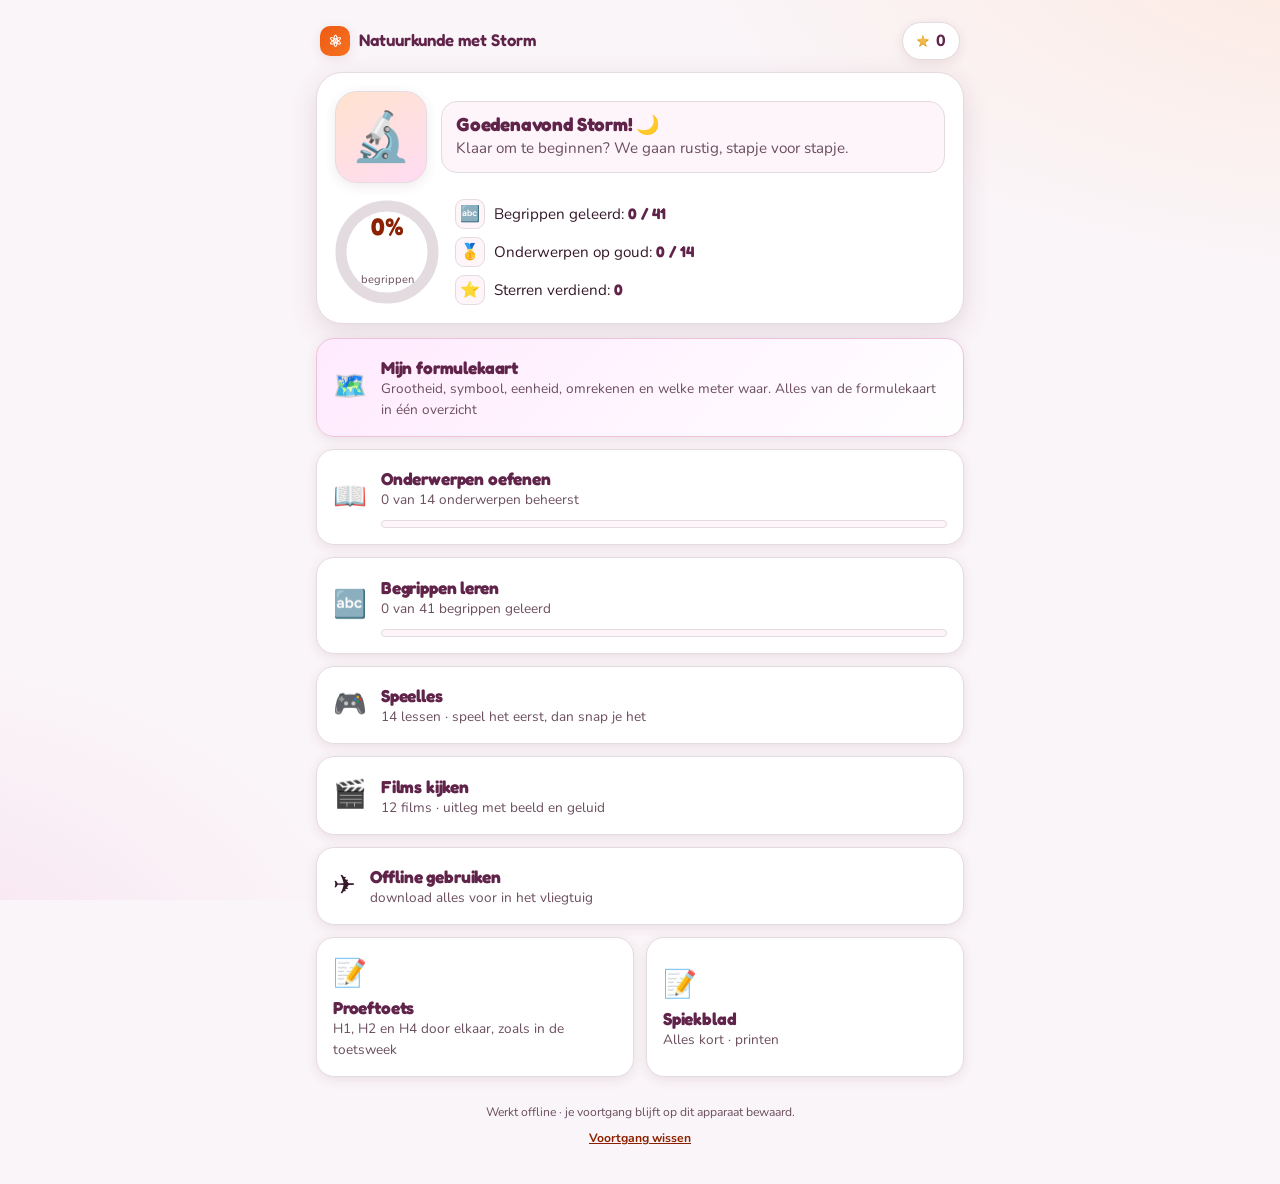
<file: index.html>
<!DOCTYPE html>
<html lang="nl">
<head>
<meta charset="UTF-8" />
<meta name="viewport" content="width=device-width, initial-scale=1.0, viewport-fit=cover" />
<title>Storm leert</title>
<link rel="icon" href="data:image/svg+xml,&lt;svg xmlns='http://www.w3.org/2000/svg' viewBox='0 0 64 64'&gt;&lt;text y='52' font-size='52'&gt;🦦&lt;/text&gt;&lt;/svg&gt;" />
<!-- Offline / beginscherm (manifest.webmanifest + sw.js komen bij deploy uit tools/oefen-engine/offline.mjs) -->
<link rel="manifest" href="manifest.webmanifest" />
<link rel="apple-touch-icon" href="assets/icon-192.png" />
<meta name="apple-mobile-web-app-capable" content="yes" />
<meta name="mobile-web-app-capable" content="yes" />
<meta name="apple-mobile-web-app-status-bar-style" content="default" />
<meta name="theme-color" content="#EA580C" />
<style>
/* ===== Fonts (gebundeld, offline) ===== */
@font-face{font-family:"Fredoka";src:url("assets/font/fredoka-500.woff2") format("woff2");font-weight:500;font-display:swap}
@font-face{font-family:"Fredoka";src:url("assets/font/fredoka-600.woff2") format("woff2");font-weight:600;font-display:swap}
@font-face{font-family:"Fredoka";src:url("assets/font/fredoka-700.woff2") format("woff2");font-weight:700;font-display:swap}
@font-face{font-family:"Nunito";src:url("assets/font/nunito-400.woff2") format("woff2");font-weight:400;font-display:swap}
@font-face{font-family:"Nunito";src:url("assets/font/nunito-600.woff2") format("woff2");font-weight:600;font-display:swap}
@font-face{font-family:"Nunito";src:url("assets/font/nunito-700.woff2") format("woff2");font-weight:700;font-display:swap}
@font-face{font-family:"Nunito";src:url("assets/font/nunito-800.woff2") format("woff2");font-weight:800;font-display:swap}

/* ===== Palet (zie DESIGN.md) ===== */
:root{
  --bg:oklch(0.975 0.006 340);
  --surface:#ffffff;
  --surface-2:oklch(0.98 0.012 340);
  --ink:oklch(0.26 0.05 345);
  --ink-soft:oklch(0.46 0.045 345);
  --brand:oklch(0.655 0.195 41);
  --brand-bright:oklch(0.70 0.185 46);
  --brand-ink:oklch(0.42 0.15 40);
  --plum:oklch(0.36 0.10 345);
  --plum-deep:oklch(0.28 0.08 345);
  --gold:oklch(0.82 0.14 82);
  --ok:oklch(0.62 0.12 165);
  --ok-bg:oklch(0.95 0.05 165);
  --soft:oklch(0.62 0.15 18);
  --soft-bg:oklch(0.95 0.05 20);
  --line:oklch(0.90 0.012 345);
  --shadow:0 8px 28px oklch(0.36 0.10 345 / .14);
  --shadow-sm:0 3px 12px oklch(0.36 0.10 345 / .10);
  --r:18px; --r-lg:26px;
  --ease:cubic-bezier(.16,1,.3,1);
  --z-nav:50; --z-overlay:80; --z-confetti:90; --z-toast:100;
}
*{box-sizing:border-box;-webkit-tap-highlight-color:transparent}
html,body{margin:0;padding:0}
body{
  font-family:"Nunito",system-ui,sans-serif;
  color:var(--ink);
  background:
    radial-gradient(1200px 600px at 110% -10%, oklch(0.93 0.06 45 / .55), transparent 60%),
    radial-gradient(900px 600px at -10% 110%, oklch(0.90 0.05 340 / .55), transparent 55%),
    var(--bg);
  background-attachment:fixed;
  min-height:100vh; line-height:1.5; -webkit-font-smoothing:antialiased;
}
h1,h2,h3,.fred{font-family:"Fredoka","Nunito",sans-serif;letter-spacing:-.01em;line-height:1.12}
.wrap{max-width:680px;margin:0 auto;padding:14px 16px calc(28px + env(safe-area-inset-bottom))}

/* ===== Topbar ===== */
.topbar{display:flex;align-items:center;justify-content:space-between;gap:10px;padding:8px 4px 12px}
.topbar .brand-name{display:flex;align-items:center;gap:9px;font-family:"Fredoka";font-weight:600;font-size:1.05rem;color:var(--plum)}
.topbar .dot{width:30px;height:30px;border-radius:10px;display:grid;place-items:center;
  background:linear-gradient(135deg,var(--brand),var(--brand-bright));color:#fff;font-size:1rem;box-shadow:var(--shadow-sm)}
.points{display:flex;align-items:center;gap:6px;background:var(--surface);border:1px solid var(--line);
  border-radius:999px;padding:6px 13px;font-weight:800;color:var(--plum);box-shadow:var(--shadow-sm)}
.points .s{color:var(--gold);filter:drop-shadow(0 1px 0 oklch(0.7 0.14 80))}

/* ===== Screens ===== */
.screen{display:none;animation:rise .32s var(--ease)}
.screen.on{display:block}
@keyframes rise{from{opacity:0;transform:translateY(10px)}to{opacity:1;transform:none}}

/* ===== Cards / panels ===== */
.panel{background:var(--surface);border:1px solid var(--line);border-radius:var(--r-lg);padding:18px;box-shadow:var(--shadow)}
.panel + .panel{margin-top:14px}

/* ===== Mascotte + groet ===== */
.hello{display:flex;gap:14px;align-items:center}
.mascot{flex:0 0 auto;width:92px;height:92px;border-radius:22px;display:grid;place-items:center;font-size:3rem;
  background:linear-gradient(150deg,oklch(0.95 0.06 45),oklch(0.93 0.05 340));border:1px solid var(--line);box-shadow:var(--shadow-sm)}
.mascot img{width:100%;height:100%;object-fit:contain;border-radius:22px}
.bubble{position:relative;background:var(--surface-2);border:1px solid var(--line);border-radius:16px;padding:12px 14px;flex:1}
.bubble h2{margin:0 0 2px;font-size:1.18rem;color:var(--plum)}
.bubble p{margin:0;color:var(--ink-soft);font-size:.95rem}

/* ===== Voortgang ring + stats ===== */
.progress-row{display:flex;gap:16px;align-items:center;margin-top:16px}
.ring{flex:0 0 auto;position:relative;width:104px;height:104px}
.ring svg{transform:rotate(-90deg)}
.ring .mid{position:absolute;inset:0;display:grid;place-items:center;text-align:center}
.ring .mid b{font-family:"Fredoka";font-size:1.5rem;color:var(--brand-ink);line-height:1}
.ring .mid span{font-size:.7rem;color:var(--ink-soft);display:block;margin-top:2px}
.stats{flex:1;display:flex;flex-direction:column;gap:8px}
.stat{display:flex;align-items:center;gap:9px;font-size:.95rem}
.stat .ic{width:30px;height:30px;border-radius:9px;display:grid;place-items:center;font-size:1rem;background:var(--surface-2);border:1px solid var(--line)}
.stat b{font-family:"Fredoka";color:var(--plum)}

/* ===== Buttons ===== */
.btn{display:inline-flex;align-items:center;justify-content:center;gap:8px;border:none;cursor:pointer;
  font-family:"Nunito";font-weight:800;font-size:1rem;border-radius:14px;padding:14px 18px;color:#fff;
  background:linear-gradient(135deg,var(--brand),var(--brand-bright));box-shadow:var(--shadow-sm);
  transition:transform .12s var(--ease),box-shadow .2s var(--ease);min-height:52px;width:100%}
.btn:active{transform:scale(.975)}
.btn.ghost{background:var(--surface);color:var(--plum);border:1.5px solid var(--line);box-shadow:none}
.btn.plum{background:linear-gradient(135deg,var(--plum),var(--plum-deep))}
.btn.sm{width:auto;padding:10px 14px;min-height:0;font-size:.92rem;border-radius:12px}
.btn[disabled]{opacity:.5;cursor:default}
.btn-row{display:flex;gap:10px;margin-top:12px}
.linkbtn{background:none;border:none;color:var(--brand-ink);font:inherit;font-weight:700;cursor:pointer;text-decoration:underline;padding:8px}

/* ===== Launcher tiles ===== */
.tiles{display:grid;grid-template-columns:1fr 1fr;gap:12px;margin-top:14px}
.tile{grid-column:span 1;text-align:left;border:1px solid var(--line);border-radius:var(--r);padding:16px;cursor:pointer;
  background:var(--surface);box-shadow:var(--shadow-sm);transition:transform .14s var(--ease),box-shadow .2s var(--ease);color:inherit;font:inherit}
.tile:active{transform:scale(.98)}
.tile.wide{grid-column:span 2;display:flex;align-items:center;gap:14px}
.tile .em{font-size:1.7rem}
.tile h3{margin:.2rem 0 .1rem;font-size:1.08rem;color:var(--plum)}
.tile p{margin:0;font-size:.85rem;color:var(--ink-soft)}
.tile .mini-bar{height:8px;border-radius:6px;background:var(--surface-2);overflow:hidden;margin-top:10px;border:1px solid var(--line)}
.tile .mini-bar i{display:block;height:100%;background:linear-gradient(90deg,var(--brand),var(--brand-bright));width:100%;transform:scaleX(0);transform-origin:left;transition:transform .5s var(--ease)}

/* ===== Podcast-afleveringen ===== */
.ep{margin-bottom:14px}
.ep-head{display:flex;align-items:center;gap:12px;margin-bottom:12px}
.ep-em{font-size:1.7rem;flex:none}
.ep-head h3{margin:0;font-size:1.08rem;color:var(--plum)}
.ep-head p{margin:.15rem 0 0;font-size:.85rem;color:var(--ink-soft)}
.ep audio{width:100%;height:40px}

/* ===== Films (VAK.films): kaarten per thema ===== */
.film-groep{font-family:"Fredoka";font-size:1rem;color:var(--plum);margin:18px 0 10px;text-wrap:balance}
.film-groep:first-child{margin-top:4px}
/* ===== Offline-scherm ===== */
.off-let{background:oklch(0.97 0.04 85);border-color:oklch(0.86 0.08 85);margin-bottom:14px;line-height:1.45}
.off-kop{display:flex;flex-direction:column;gap:2px;margin-bottom:10px}
.off-kop b{font-family:"Fredoka";font-size:1.1rem;color:var(--plum)}
.off-bar{height:10px;border-radius:6px;background:var(--surface-2);border:1px solid var(--line);overflow:hidden;margin:6px 0}
.off-bar i{display:block;height:100%;width:0;background:linear-gradient(90deg,var(--brand),var(--brand-bright));transition:width .2s}
.off-knoppen{display:flex;flex-wrap:wrap;gap:10px;margin-top:12px}
.off-knoppen .btn{flex:1;min-width:150px}
.row .off-st{flex:0 0 auto;font-size:.85rem;color:var(--ink-soft);text-align:right}
.row .off-weg{flex:0 0 auto;border:none;background:none;font-size:1.2rem;cursor:pointer;padding:6px}
#off-check-uit{margin-top:10px;line-height:1.5}
.row .play{flex:0 0 auto;width:40px;height:40px;border-radius:50%;display:grid;place-items:center;
  background:var(--brand);color:#fff;font-size:.95rem;padding-left:2px}

/* ===== Lijst-rijen (onderwerpen/thema's) ===== */
.row{display:flex;align-items:center;gap:12px;width:100%;text-align:left;background:var(--surface);border:1px solid var(--line);
  border-radius:var(--r);padding:13px 14px;cursor:pointer;font:inherit;color:inherit;box-shadow:var(--shadow-sm);
  transition:transform .12s var(--ease)}
.row + .row{margin-top:10px}
.row:active{transform:scale(.99)}
.row .em{font-size:1.5rem;flex:0 0 auto}
.row .grow{flex:1;min-width:0}
.row .grow b{font-family:"Fredoka";font-size:1.02rem;color:var(--plum);display:block}
.row .grow small{color:var(--ink-soft)}
.row .rbar{height:7px;border-radius:5px;background:var(--surface-2);overflow:hidden;margin-top:6px;border:1px solid var(--line)}
.row .rbar i{display:block;height:100%;background:linear-gradient(90deg,var(--brand),var(--brand-bright));width:0}
.medal{flex:0 0 auto;font-size:1.4rem;width:34px;text-align:center}
.medal.dim{filter:grayscale(.7);opacity:.55}
/* stapel-rooster */
.stapelgrid{display:grid;grid-template-columns:repeat(auto-fit,minmax(150px,1fr));gap:12px;margin-top:14px}
.scard{text-align:left;background:var(--surface);border:1px solid var(--line);border-radius:var(--r);padding:15px 16px;
  cursor:pointer;font:inherit;color:inherit;box-shadow:var(--shadow-sm);transition:transform .12s var(--ease),border-color .15s var(--ease)}
.scard:hover{border-color:var(--brand)}
.scard:active{transform:scale(.98)}
.scard .num{font-family:"Fredoka";font-size:1.05rem;color:var(--plum);display:flex;justify-content:space-between;align-items:center;gap:6px}
.scard .cnt{font-size:.86rem;color:var(--ink-soft);margin-top:3px}
.scard .sbar{height:9px;border-radius:6px;background:var(--surface-2);overflow:hidden;margin-top:11px;border:1px solid var(--line)}
.scard .sbar i{display:block;height:100%;background:linear-gradient(90deg,var(--brand),var(--brand-bright));width:100%;transform-origin:left;transition:transform .5s var(--ease)}
.scard.klaar{border-color:var(--ok);background:var(--ok-bg)}
.scard.klaar .num{color:oklch(0.40 0.10 165)}
.scard .badge{font-size:1.15rem}

/* ===== Sub-header (binnen scherm) ===== */
.shead{display:flex;align-items:center;gap:10px;margin:2px 0 14px}
.shead .back{flex:0 0 auto;width:42px;height:42px;border-radius:12px;border:1px solid var(--line);background:var(--surface);
  cursor:pointer;font-size:1.1rem;color:var(--plum)}
.shead h2{margin:0;font-size:1.2rem;color:var(--plum)}
.shead .lvl{margin-left:auto;font-weight:800;color:var(--brand-ink);font-size:.9rem;background:var(--surface);
  border:1px solid var(--line);border-radius:999px;padding:5px 11px}

/* ===== Uitleg ===== */
.uitleg p{font-size:1.05rem;margin:.4rem 0}
.uitleg b{color:var(--brand-ink)}
.vb{margin-top:12px;display:flex;flex-direction:column;gap:8px}
.vb .v{display:flex;align-items:center;gap:10px;background:var(--surface-2);border:1px solid var(--line);border-radius:14px;padding:10px 12px}
.vb .v .en{font-weight:800;color:var(--plum)}
.vb .v .nl{color:var(--ink-soft);font-size:.9rem}
.vb .v .let{color:var(--brand-ink);font-size:.85rem;margin-top:5px;font-weight:600}
.regel{margin-top:14px;background:oklch(0.96 0.055 48);border:1px solid oklch(0.86 0.10 52);
  border-radius:14px;padding:12px 14px;font-weight:700;color:var(--brand-ink);line-height:1.45}
.spk{flex:0 0 auto;width:38px;height:38px;border-radius:11px;border:1px solid var(--line);background:var(--surface);
  cursor:pointer;font-size:1.05rem;color:var(--brand-ink)}
.spk:active{transform:scale(.94)}

/* ===== Quiz ===== */
.qmeta{display:flex;justify-content:space-between;align-items:center;color:var(--ink-soft);font-size:.9rem;margin-bottom:10px}
.qmeta .pill{background:var(--surface);border:1px solid var(--line);border-radius:999px;padding:4px 11px;font-weight:700;color:var(--plum)}
.qtrack{display:flex;gap:5px;margin-bottom:14px}
.qtrack i{flex:1;height:7px;border-radius:5px;background:var(--surface-2);border:1px solid var(--line)}
.qtrack i.ok{background:var(--ok)}
.qtrack i.no{background:var(--soft)}
.qtrack i.now{background:var(--brand)}
.qtext{font-family:"Fredoka";font-size:1.28rem;color:var(--ink);margin:4px 0 16px;text-wrap:balance}
.opts{display:flex;flex-direction:column;gap:10px}
.opt{text-align:left;padding:15px 16px;border-radius:14px;border:1.5px solid var(--line);background:var(--surface);
  font:inherit;font-size:1.05rem;font-weight:700;color:var(--ink);cursor:pointer;transition:border-color .15s var(--ease),background .15s var(--ease)}
.opt:hover{border-color:var(--brand)}
.opt.good{background:var(--ok-bg);border-color:var(--ok);color:oklch(0.40 0.10 165)}
.opt.bad{background:var(--soft-bg);border-color:var(--soft);color:oklch(0.42 0.13 20)}
.opt[disabled]{cursor:default}
.gapwrap{display:flex;gap:10px;margin-top:6px}
.gapwrap input{flex:1;font:inherit;font-size:1.15rem;font-weight:700;padding:14px 16px;border-radius:14px;border:1.5px solid var(--line);
  background:var(--surface);color:var(--ink)}
.gapwrap input:focus{outline:none;border-color:var(--brand);box-shadow:0 0 0 4px oklch(0.70 0.18 46 / .15)}
.fb{margin-top:14px;border-radius:14px;padding:13px 15px;font-weight:700;display:none}
.fb.show{display:block;animation:rise .25s var(--ease)}
.fb.ok{background:var(--ok-bg);color:oklch(0.38 0.10 165)}
.fb.no{background:var(--soft-bg);color:oklch(0.40 0.13 20)}
.fb .why{font-weight:600;font-size:.92rem;margin-top:3px;opacity:.9}
.fb .meer{font-weight:600;font-size:.94rem;margin-top:10px;line-height:1.5}
.fb .onthoud{margin-top:10px;font-weight:700;font-size:.9rem;background:oklch(1 0 0 / .55);border-radius:10px;padding:9px 11px}
.fb .goed-is{margin-top:10px;font-weight:800;font-size:1.02rem}
.fb .fout-jij{margin-top:8px;font-weight:600;font-size:.94rem;line-height:1.5;background:oklch(1 0 0 / .5);border-radius:10px;padding:9px 11px}
.skip{margin-top:10px;text-align:center}

/* ===== Resultaat ===== */
.result{text-align:center}
.result .big{font-family:"Fredoka";font-size:2.6rem;color:var(--brand-ink);margin:6px 0}
.result .msg{font-size:1.1rem;color:var(--plum);font-weight:700;margin-bottom:4px}
.result .sub{color:var(--ink-soft)}

/* ===== Flashcard ===== */
.fc-count{text-align:center;color:var(--ink-soft);font-size:.9rem;margin-bottom:10px}
.flip{perspective:1400px;cursor:pointer}
.flip-in{position:relative;width:100%;min-height:230px;transition:transform .5s var(--ease);transform-style:preserve-3d}
.flip.on .flip-in{transform:rotateY(180deg)}
.face{position:absolute;inset:0;backface-visibility:hidden;-webkit-backface-visibility:hidden;border-radius:var(--r-lg);
  display:flex;flex-direction:column;align-items:center;justify-content:center;text-align:center;padding:24px;box-shadow:var(--shadow)}
.face .tag{position:absolute;top:14px;left:16px;font-size:.72rem;font-weight:800;letter-spacing:.04em;text-transform:uppercase;color:var(--ink-soft)}
.face .hint{position:absolute;bottom:14px;font-size:.78rem;color:var(--ink-soft)}
.front{background:var(--surface);border:2px solid var(--brand)}
.front .w{font-family:"Fredoka";font-size:1.9rem;color:var(--ink)}
.back{background:linear-gradient(150deg,#fff,var(--surface-2));border:2px solid var(--plum);transform:rotateY(180deg);padding-bottom:52px}
.back .w{font-family:"Fredoka";font-size:1.9rem;color:var(--plum)}
.back .spk{position:static;margin-top:12px;width:46px;height:46px;font-size:1.2rem}
.fc-ezel{margin-top:14px;max-width:90%;font-size:.92rem;line-height:1.4;color:var(--brand-ink);font-weight:600}
.fc-ezel:empty{display:none}
.fc-nav{display:flex;gap:10px;margin-top:14px}
#l-typ{margin-top:14px}

/* ===== Spel (match) ===== */
.match{display:grid;grid-template-columns:1fr 1fr;gap:10px;margin-top:6px}
.mcard{padding:15px 12px;border-radius:14px;border:1.5px solid var(--line);background:var(--surface);font-weight:800;cursor:pointer;
  text-align:center;color:var(--ink);transition:transform .1s var(--ease),border-color .15s,background .15s;min-height:58px;display:grid;place-items:center}
.mcard.sel{border-color:var(--brand);background:oklch(0.96 0.05 45)}
.mcard.done{border-color:var(--ok);background:var(--ok-bg);color:oklch(0.40 0.10 165);cursor:default;opacity:.7}
.mcard.miss{animation:shake .4s}
@keyframes shake{0%,100%{transform:translateX(0)}25%{transform:translateX(-6px)}75%{transform:translateX(6px)}}

/* ===== Spiekblad ===== */
.cheat h3{color:var(--brand-ink);margin:16px 0 4px;font-size:1.08rem}
.cheat .k{color:var(--ink);font-weight:700;margin:0 0 6px}
.cheat ul{margin:4px 0 0;padding-left:18px}
.cheat li{margin:3px 0}
.cheat .ex{color:var(--ink-soft);font-size:.92rem}

/* ===== Toast ===== */
#toast{position:fixed;left:50%;bottom:24px;transform:translateX(-50%) translateY(20px);z-index:var(--z-toast);
  background:var(--plum-deep);color:#fff;font-weight:800;padding:12px 18px;border-radius:14px;box-shadow:var(--shadow);
  opacity:0;transition:opacity .3s var(--ease),transform .3s var(--ease);pointer-events:none;max-width:90%}
#toast.show{opacity:1;transform:translateX(-50%) translateY(0)}
/* video-modal */
#video-modal{position:fixed;inset:0;z-index:var(--z-overlay);background:oklch(0.24 0.07 345 / .74);
  display:none;align-items:center;justify-content:center;padding:18px}
#video-modal.on{display:flex;animation:fade .2s ease}
#video-modal .vbox{position:relative;width:min(920px,96vw);background:#000;border-radius:18px;overflow:hidden;box-shadow:var(--shadow)}
#video-modal video{display:block;width:100%;height:auto;max-height:82vh;background:#000}
#video-modal .vclose{position:absolute;top:10px;right:10px;z-index:2;width:44px;height:44px;border-radius:12px;border:none;
  cursor:pointer;background:oklch(0.24 0.07 345 / .6);color:#fff;font-size:1.05rem;font-weight:800}
#video-modal .vclose:active{transform:scale(.94)}

/* ===== Confetti ===== */
#confetti{position:fixed;inset:0;pointer-events:none;z-index:var(--z-confetti);overflow:hidden;display:none}
.conf{position:absolute;width:10px;height:14px;border-radius:2px;will-change:transform,opacity}

footer{text-align:center;color:var(--ink-soft);font-size:.76rem;margin-top:26px}
footer button{color:var(--ink-soft)}

@media (max-width:420px){ .ring{width:92px;height:92px} .mascot{width:80px;height:80px;font-size:2.6rem} }

@media (prefers-reduced-motion:reduce){
  *{animation-duration:.001ms !important;transition-duration:.001ms !important}
  .flip-in{transition:none}
}

/* ===== Print: alleen spiekblad ===== */
@media print{
  body{background:#fff}
  .topbar,.btn,.linkbtn,footer,.shead .back,#toast,#confetti{display:none !important}
  .screen{display:none !important}
  #screen-spiekblad{display:block !important}
  .panel{box-shadow:none;border:none;padding:0}
  .cheat h3{break-after:avoid}
}

/* ===== Wiskunde-componenten (alleen zichtbaar bij wiskunde-content) ===== */
sup{font-size:.72em;line-height:0}
.dim{color:var(--ink-soft)}
.bouw-in,.vinput,#stap-in{font:inherit;font-size:1.15rem;font-weight:700;padding:13px 14px;border-radius:14px;border:1.5px solid var(--line);background:var(--surface);color:var(--ink);width:100%}
.bouw-in:focus,.vinput:focus,#stap-in:focus{outline:none;border-color:var(--brand);box-shadow:0 0 0 4px oklch(0.70 0.18 46 / .15)}
.bouw-preview{min-height:34px;margin-top:10px;padding:9px 13px;border-radius:12px;background:var(--surface-2);border:1px dashed var(--line);font-family:"Fredoka";font-size:1.35rem;color:var(--plum)}
.mpad{display:flex;flex-wrap:wrap;gap:8px;margin-top:12px}
.mkey{min-width:48px;min-height:48px;padding:0 14px;border-radius:12px;border:1.5px solid var(--line);background:var(--surface);
  font-family:"Fredoka";font-size:1.2rem;color:var(--plum);cursor:pointer;transition:transform .1s var(--ease),border-color .15s var(--ease)}
.mkey:hover{border-color:var(--brand)} .mkey:active{transform:scale(.94)} .mkey.wide{margin-left:auto}
.velden{display:flex;flex-direction:column;gap:12px}
.veld{display:flex;align-items:center;gap:12px;flex-wrap:wrap}
.vlabel{flex:1 1 auto;font-weight:700;color:var(--ink)}
.veld .vinput{flex:0 0 42%;min-width:120px}
.vinput.vok{border-color:var(--ok);background:var(--ok-bg)} .vinput.vno{border-color:var(--soft);background:var(--soft-bg)}
.vb-opg,.stap-opg{font-family:"Fredoka";font-size:1.5rem;color:var(--ink);background:var(--surface-2);border:1px solid var(--line);border-radius:14px;padding:12px 14px;text-align:center}
.vb-steps{margin-top:12px;display:flex;flex-direction:column;gap:10px}
.vb-step{background:var(--surface-2);border:1px solid var(--line);border-radius:12px;padding:10px 13px;animation:rise .25s var(--ease)}
.vb-toon{font-family:"Fredoka";font-size:1.22rem;color:var(--plum)}
.vb-uit{font-size:.92rem;color:var(--brand-ink);font-weight:600;margin-top:4px}
.vb-vraag{font-weight:800;margin:14px 0 8px;color:var(--ink)}
.stap-done{display:flex;flex-direction:column;gap:6px;margin:10px 0}
.stap-ok{color:oklch(0.40 0.10 165);font-family:"Fredoka";font-size:1.12rem}
.stap-prompt{font-weight:800;margin-bottom:8px;color:var(--ink)}
.stap-hintbar{margin-top:10px;display:flex;gap:16px}
.hint{background:oklch(0.96 0.055 48);border:1px solid oklch(0.86 0.10 52);border-radius:12px;padding:9px 12px;font-weight:600;color:var(--brand-ink);margin-top:8px}
.hint.no{background:var(--soft-bg);border-color:var(--soft);color:oklch(0.42 0.13 20)}
/* sleep/sorteer-manipulative (gelijksoortige termen) */
.sleep-opg{font-family:"Fredoka";font-size:1.5rem;text-align:center;background:var(--surface-2);border:1px solid var(--line);border-radius:14px;padding:12px 14px;color:var(--ink)}
.sleep-hint{color:var(--ink-soft);font-size:.92rem;margin:12px 0 8px}
.sleep-pool{display:flex;flex-wrap:wrap;gap:10px;min-height:54px;padding:10px;border:1.5px dashed var(--line);border-radius:14px;background:var(--surface-2)}
.chip{font-family:"Fredoka";font-size:1.2rem;font-weight:600;padding:10px 16px;border-radius:12px;border:1.5px solid var(--brand);background:var(--surface);color:var(--plum);cursor:pointer;transition:transform .1s var(--ease),box-shadow .15s var(--ease)}
.chip:active{transform:scale(.95)}
.chip.sel{background:oklch(0.96 0.05 45);box-shadow:0 0 0 3px oklch(0.70 0.18 46/.25)}
.chip.placed{border-color:var(--ok);color:oklch(0.40 0.10 165);cursor:default}
.ontleed-zin{display:flex;flex-wrap:wrap;gap:8px;line-height:2}
.otok{font:inherit;font-size:1.05rem;padding:6px 10px;border-radius:10px;border:2px solid oklch(0.9 0.03 320);
  background:#fff;color:inherit;cursor:pointer;transition:transform .08s ease,background .12s ease,border-color .12s ease}
.otok:active{transform:scale(.96)}
.otok.sel{background:oklch(0.93 0.06 320);border-color:oklch(0.6 0.15 320)}
.otok.ans{background:oklch(0.93 0.12 150);border-color:oklch(0.6 0.15 150);color:oklch(0.32 0.1 150)}
.otok.mis{background:oklch(0.93 0.09 25);border-color:oklch(0.6 0.18 25);color:oklch(0.4 0.15 25);text-decoration:line-through}
.otok:disabled{cursor:default;opacity:1}
.sleep-bakjes{display:grid;grid-template-columns:repeat(auto-fit,minmax(140px,1fr));gap:12px;margin-top:14px}
.bak{display:flex;flex-direction:column;gap:8px;min-height:96px;padding:12px;border-radius:16px;border:2px dashed var(--plum);background:var(--surface);cursor:pointer;text-align:center;font:inherit}
.bak-label{font-weight:800;color:var(--plum)}
.bak-inhoud{display:flex;flex-wrap:wrap;gap:8px;justify-content:center}
.bak-som{font-family:"Fredoka";font-size:1.2rem;color:oklch(0.40 0.10 165);font-weight:700}
.bak.mis{animation:shake .4s}
.sleep-totaal{margin-top:14px;text-align:center;font-size:1.2rem;color:var(--brand-ink)}
.sleep-totaal b{font-family:"Fredoka"}

/* ===== Aardrijkskunde-componenten (beeld/zone, sequence, open) ===== */
.figure{position:relative;border-radius:var(--r);overflow:hidden;border:1px solid var(--line);box-shadow:var(--shadow-sm);background:var(--surface-2)}
.fig-img{display:block;width:100%;height:auto;user-select:none;-webkit-user-drag:none}
.fig-overlay{position:absolute;inset:0}
.figure.klik .fig-overlay{cursor:crosshair}
.marker{position:absolute;transform:translate(-50%,-50%);width:34px;height:34px;border-radius:50%;display:grid;place-items:center;font-weight:800;font-size:1rem;color:#fff;pointer-events:none}
.marker.ok{background:var(--ok);box-shadow:0 0 0 4px oklch(0.62 0.12 165/.3)}
.marker.bad{background:var(--soft);box-shadow:0 0 0 4px oklch(0.62 0.15 18/.3)}
.marker.target{width:22px;height:22px;background:transparent;border:3px solid var(--brand);animation:pulse 1.3s var(--ease) infinite}
@keyframes pulse{0%,100%{box-shadow:0 0 0 0 oklch(0.655 0.195 41/.55)}50%{box-shadow:0 0 0 9px oklch(0.655 0.195 41/0)}}
.lab-target{position:absolute;transform:translate(-50%,-50%);min-width:30px;height:30px;padding:0 8px;border-radius:999px;border:2px solid var(--brand);background:var(--surface);color:var(--plum);font-family:"Fredoka";font-weight:600;font-size:.9rem;cursor:pointer;box-shadow:var(--shadow-sm)}
.lab-target.lab-ok{border-color:var(--ok);background:var(--ok-bg);color:oklch(0.40 0.10 165)}
.lab-target.lab-bad{border-color:var(--soft);background:var(--soft-bg);color:oklch(0.42 0.13 20)}
/* sequence (procesvolgorde) */
.seq{display:flex;flex-direction:column;gap:10px}
.seq-item{display:flex;align-items:center;gap:12px;background:var(--surface);border:1.5px solid var(--line);border-radius:14px;padding:12px 14px;box-shadow:var(--shadow-sm)}
.seq-item.good{border-color:var(--ok);background:var(--ok-bg)}
.seq-item.bad{border-color:var(--soft);background:var(--soft-bg)}
.seq-num{flex:0 0 auto;width:28px;height:28px;border-radius:8px;display:grid;place-items:center;background:var(--surface-2);border:1px solid var(--line);font-family:"Fredoka";color:var(--plum)}
.seq-txt{flex:1;font-weight:600;line-height:1.4}
.seq-move{flex:0 0 auto;display:flex;flex-direction:column;gap:5px}
.seq-move button{width:36px;height:27px;border:1px solid var(--line);background:var(--surface);border-radius:8px;cursor:pointer;color:var(--plum);font-size:.8rem}
.seq-move button:disabled{opacity:.35;cursor:default}
.seq-correct{margin-top:12px;background:var(--surface-2);border:1px solid var(--line);border-radius:12px;padding:10px 14px}
.seq-correct ol{margin:6px 0 0;padding-left:20px}.seq-correct li{margin:3px 0}
/* open (leg-uit) */
.open-in{width:100%;font:inherit;font-size:1.05rem;padding:13px 15px;border-radius:14px;border:1.5px solid var(--line);background:var(--surface);color:var(--ink);resize:vertical;min-height:112px}
.open-in:focus{outline:none;border-color:var(--brand);box-shadow:0 0 0 4px oklch(0.70 0.18 46 / .15)}
.open-in:disabled{opacity:.7}
.model-card{background:var(--surface-2);border:1px solid var(--line);border-radius:14px;padding:13px 15px}
.model-h{font-family:"Fredoka";color:var(--plum);margin-bottom:4px}
.model-b{line-height:1.5}
.rubric{margin-top:10px;display:flex;flex-direction:column;gap:6px}
.rub{font-weight:600;font-size:.94rem}.rub.hit{color:oklch(0.40 0.10 165)}.rub.miss{color:var(--ink-soft)}
.ai-fb{margin-top:10px;background:oklch(0.96 0.055 48);border:1px solid oklch(0.86 0.10 52);border-radius:12px;padding:10px 13px;font-weight:600;color:var(--brand-ink)}
.ai-miss{margin-top:4px;font-weight:600;font-size:.9rem}
.open-self{margin-top:14px}
.self-q{font-weight:700;margin-bottom:8px;color:var(--ink)}
.self-btns{display:flex;gap:8px;flex-wrap:wrap}
.self-btns .btn{flex:1;min-width:130px}
.btn.self-ok{background:linear-gradient(135deg,var(--ok),oklch(0.70 0.13 165))}
.btn.self-half{background:linear-gradient(135deg,var(--gold),var(--brand-bright));color:var(--plum-deep)}
.btn.self-no{background:linear-gradient(135deg,var(--soft),oklch(0.66 0.16 25))}
.ai-panel{background:var(--surface-2);border:1px solid var(--line);border-radius:14px;padding:14px}
.ai-panel .veld{margin-top:8px}
/* ---- grammatica-overzicht: de terugkerende kaart (beslisboom) ---- */
.ov-kaart{position:sticky;top:6px;z-index:3;background:var(--surface);border:1px solid var(--line);border-radius:16px;padding:11px;margin-bottom:14px;box-shadow:var(--shadow)}
.ovk-rij{display:flex;gap:8px;justify-content:center;align-items:flex-start;flex-wrap:wrap}
.ovk-col{display:flex;flex-direction:column;gap:7px;flex:1;min-width:135px}
.knoop{border:1.5px solid var(--line);border-radius:12px;padding:7px 10px;background:var(--surface-2);transition:.25s var(--ease)}
.knoop.kop{background:linear-gradient(135deg,oklch(0.975 0.02 345),var(--surface))}
.knoop.brand.kop{background:linear-gradient(135deg,oklch(0.975 0.03 48),var(--surface))}
.knoop b{display:block;font-size:.9rem;color:var(--ink);line-height:1.22}
.knoop .ksub{font-size:.72rem;color:var(--ink-soft)}
.knoop .kregel{display:inline-block;margin-top:4px;font-size:.74rem;font-weight:800;color:var(--brand-ink);background:oklch(0.96 0.055 48);border:1px solid oklch(0.88 0.08 52);border-radius:8px;padding:1px 7px}
.ovk-kind{margin-top:7px;padding-left:9px;border-left:2px dashed var(--line);display:flex;flex-direction:column;gap:7px}
.knoop.actief{border-color:var(--brand);background:linear-gradient(135deg,oklch(0.965 0.06 48),var(--surface));box-shadow:0 0 0 3px oklch(0.70 0.185 46 / .2);transform:translateY(-1px)}
.knoop.plum.actief{border-color:var(--plum);background:linear-gradient(135deg,oklch(0.96 0.055 345),var(--surface));box-shadow:0 0 0 3px oklch(0.36 0.10 345 / .2)}
.knoop.dim{opacity:.36}
.ov-kop{margin:4px 0 9px;color:var(--plum);font-size:1.13rem;line-height:1.25}
.ov-intro{color:var(--ink-soft)}
#ov-body p{margin:.5rem 0}
.ov-sum{margin-top:8px;background:oklch(0.97 0.04 345);border:1px solid oklch(0.88 0.05 345);border-radius:12px;padding:12px 14px}
.ov-sum ul{margin:8px 0 0;padding-left:20px}.ov-sum li{margin:5px 0}
.ov-check{margin-top:14px;background:var(--surface-2);border:1px solid var(--line);border-radius:14px;padding:13px}
.ov-q{font-weight:800;color:var(--ink);margin-bottom:9px}
.ov-opts{display:flex;flex-direction:column;gap:8px}
.ov-opt{text-align:left;border:1.5px solid var(--line);background:var(--surface);border-radius:11px;padding:10px 13px;font-size:1rem;font-weight:600;color:var(--ink);cursor:pointer;transition:.15s var(--ease)}
.ov-opt:hover:not(:disabled){border-color:var(--brand)}
.ov-opt:disabled{cursor:default}
.ov-opt.ok{border-color:var(--ok);background:oklch(0.95 0.06 165)}
.ov-opt.mis{border-color:var(--soft);background:oklch(0.96 0.04 25)}
.ov-fb{margin-top:10px;font-weight:600;font-size:.95rem;line-height:1.4}
.ov-fb .ok{color:oklch(0.40 0.10 165)}.ov-fb .mis{color:var(--brand-ink)}
.ov-nav{display:flex;gap:10px;margin-top:16px}
.ov-nav .btn{flex:1}
</style>
<script>
/* ---------- Cache-buster (zie tools/oefen-engine/stamp-build.mjs) -------------------
   GitHub Pages stuurt max-age=600 op alles en die header is daar niet te overrulen, dus
   een verse deploy blijft tot 10 minuten onzichtbaar zonder harde refresh. We halen
   version.json op met no-store (gaat gegarandeerd langs de cache); staat er een nieuwere
   build klaar, dan herladen we één keer onder ?v=<build> — een URL die niet in de cache
   zit. Offline of bij een fout: niets doen, de app werkt gewoon door. ------------------ */
(function(){
  var BUILD = "b873afb4e4";          // wordt bij deploy vervangen door de echte build-hash
  if(BUILD === "dev") return; // lokaal/ongestempeld: niet checken
  try{
    var hier = new URL(location.href);
    if(hier.protocol === "file:") return;                       // offline kopie: niets doen
    /* Offline geïnstalleerd (zie offline-scherm): niet zelf herladen, de update-balk
       op home laat Storm kiezen wanneer ze vernieuwt. */
    try{ var sc = (/^\/[^/]+\//.exec(location.pathname) || [location.pathname.replace(/[^/]*$/, "")])[0];
         if(localStorage.getItem("storm_offline:" + sc)) return; }catch(e){}
    fetch("version.json?t=" + Date.now(), { cache: "no-store" })
      .then(function(r){ return r.ok ? r.json() : null; })
      .then(function(v){
        if(!v || !v.build || v.build === BUILD) return;          // al bij
        if(hier.searchParams.get("v") === v.build) return;       // al geprobeerd → geen lus
        hier.searchParams.set("v", v.build);
        location.replace(hier.toString());
      })
      .catch(function(){});                                      // offline → stil verder
  }catch(e){}
})();
</script>
</head>
<body>
<div class="wrap">

  <div class="topbar">
    <div class="brand-name"><span class="dot">FR</span> Frans met Storm</div>
    <div class="points"><span class="s">★</span> <span id="punten">0</span></div>
  </div>

  <!-- ============ HOME ============ -->
  <section id="screen-home" class="screen on">
    <div class="panel">
      <div class="hello">
        <div class="mascot" id="mascot">🦦</div>
        <div class="bubble">
          <h2 id="groet">Hoi Storm! 👋</h2>
          <p id="groet-sub">Klaar om een beetje Engels te oefenen? We gaan rustig, stapje voor stapje.</p>
        </div>
      </div>
      <div class="progress-row">
        <div class="ring">
          <svg width="104" height="104" viewBox="0 0 104 104">
            <circle cx="52" cy="52" r="46" fill="none" stroke="var(--line)" stroke-width="11"/>
            <circle id="ring-fg" cx="52" cy="52" r="46" fill="none" stroke="url(#g)" stroke-width="11"
              stroke-linecap="round" stroke-dasharray="289" stroke-dashoffset="289"/>
            <defs><linearGradient id="g" x1="0" y1="0" x2="1" y2="1">
              <stop offset="0" stop-color="oklch(0.655 0.195 41)"/><stop offset="1" stop-color="oklch(0.70 0.185 46)"/>
            </linearGradient></defs>
          </svg>
          <div class="mid"><b id="ring-num">0%</b><span id="ring-label">woorden</span></div>
        </div>
        <div class="stats">
          <div class="stat"><span class="ic">🔤</span><div><span id="st-woorden-label">Woorden geleerd:</span> <b id="st-woorden">0 / 0</b></div></div>
          <div class="stat"><span class="ic">🥇</span><div>Onderwerpen op goud: <b id="st-goud">0 / 8</b></div></div>
          <div class="stat"><span class="ic">⭐</span><div>Sterren verdiend: <b id="st-punten">0</b></div></div>
        </div>
      </div>
    </div>

    <button class="btn" id="herhaal-btn" style="margin-top:14px;display:none;background:linear-gradient(135deg,var(--gold),var(--brand-bright));color:var(--plum-deep)" onclick="startHerhalen()">🔁 Herhalen vandaag</button>
    <button class="btn" id="verder-btn" style="margin-top:12px;display:none" onclick="verder()">▶ Ga verder waar je was</button>

    <button class="btn" id="off-update" style="margin-top:12px;display:none;background:linear-gradient(135deg,oklch(0.93 0.07 230),oklch(0.97 0.03 230));color:var(--plum-deep)" onclick="show('offline')">🔄 <span id="off-update-t">Nieuwe versie klaar</span></button>

    <div class="tiles">
      <button class="tile wide" id="tile-kaart-btn" style="display:none;background:linear-gradient(135deg,oklch(0.975 0.05 345),var(--surface));border-color:oklch(0.86 0.06 345)" onclick="startOverzicht()">
        <span class="em">🗺️</span>
        <div style="flex:1">
          <h3 id="tile-kaart-h">Grammatica-kaart</h3>
          <p id="tile-kaart-p">Snap alle grammatica in één overzicht, stap voor stap</p>
        </div>
      </button>
      <button class="tile wide" id="tile-film-btn" style="display:none;background:linear-gradient(135deg,oklch(0.975 0.045 48),var(--surface));border-color:oklch(0.86 0.07 52)" onclick="openOverzichtFilm()">
        <span class="em">🎬</span>
        <div style="flex:1">
          <h3 id="tile-film-h">Grammatica-overzichtsfilm</h3>
          <p id="tile-film-p">Bekijk alle grammatica in één film</p>
        </div>
      </button>
      <button class="tile wide" id="tile-leerstof-btn" onclick="show('grammatica')">
        <span class="em" id="tile-leerstof-em">📖</span>
        <div style="flex:1">
          <h3 id="th-leerstof">Grammatica oefenen</h3>
          <p id="tile-gram">8 onderwerpen · oefen op jouw niveau</p>
          <div class="mini-bar"><i id="bar-gram"></i></div>
        </div>
      </button>
      <button class="tile wide" id="tile-begrippen-btn" onclick="show('woorden')">
        <span class="em" id="tile-begrippen-em">🔤</span>
        <div style="flex:1">
          <h3 id="th-begrippen">Woorden leren</h3>
          <p id="tile-woorden">in kleine stapeltjes · NL → Frans</p>
          <div class="mini-bar"><i id="bar-woorden"></i></div>
        </div>
      </button>
      <button class="tile wide" id="tile-speelles-btn" style="display:none" onclick="location.href=VAK.speelles">
        <span class="em">🎮</span>
        <div style="flex:1">
          <h3 id="th-speelles">Speelles</h3>
          <p id="tile-speelles-p">snap het eerst door zelf te spelen</p>
        </div>
      </button>
      <button class="tile wide" id="tile-films-btn" style="display:none" onclick="show('films')">
        <span class="em">🎬</span>
        <div style="flex:1">
          <h3 id="th-films">Films kijken</h3>
          <p id="tile-films-p">uitleg met beeld en geluid</p>
        </div>
      </button>
      <button class="tile wide" id="tile-offline-btn" style="display:none" onclick="show('offline')">
        <span class="em">✈️</span>
        <div style="flex:1">
          <h3>Offline gebruiken</h3>
          <p id="tile-offline-p">download alles voor in het vliegtuig</p>
        </div>
      </button>
      <button class="tile wide" id="tile-podcast-btn" style="display:none" onclick="show('podcast')">
        <span class="em">🎧</span>
        <div style="flex:1">
          <h3 id="th-podcast">Luister de podcast</h3>
          <p id="tile-podcast-p">het hele hoofdstuk uitgelegd</p>
        </div>
      </button>
      <button class="tile wide" id="tile-oefentoets-btn" style="display:none;background:linear-gradient(135deg,oklch(0.975 0.05 30),var(--surface));border-color:oklch(0.88 0.07 40)" onclick="startProeftoets()">
        <span class="em">📝</span>
        <div style="flex:1">
          <h3 id="tile-oefentoets-h">Oefentoets</h3>
          <p id="tile-oefentoets-p">Woordjes, spelling én grammatica door elkaar</p>
        </div>
      </button>
      <button class="tile" id="tile-3" onclick="startSpel()"><span class="em" id="tile-3-em">🎮</span><h3 id="tile-3-h">Spelletje</h3><p id="tile-3-p">Woorden matchen</p></button>
      <button class="tile" onclick="show('spiekblad')"><span class="em">📝</span><h3>Spiekblad</h3><p>Alles kort · printen</p></button>
    </div>

    <footer>Werkt offline · je voortgang blijft op dit apparaat bewaard.<br>
      <button class="linkbtn" onclick="resetAlles()">Voortgang wissen</button></footer>
  </section>

  <!-- ============ GRAMMATICA-OVERZICHT (de terugkerende kaart) ============ -->
  <section id="screen-overzicht" class="screen">
    <div class="shead"><button class="back" onclick="show('home')">←</button><h2 id="ov-titel">Grammatica-kaart</h2><span class="lvl" id="ov-teller"></span></div>
    <div class="ov-kaart" id="ov-kaart"></div>
    <div class="panel"><div id="ov-body"></div></div>
    <div class="ov-check" id="ov-check" style="display:none"></div>
    <div class="ov-nav">
      <button class="btn ghost" id="ov-prev" style="display:none">← Vorige</button>
      <button class="btn" id="ov-next">Volgende →</button>
    </div>
  </section>

  <!-- ============ LEERSTOF (onderwerpenlijst) ============ -->
  <section id="screen-grammatica" class="screen">
    <div class="shead"><button class="back" onclick="show('home')">←</button><h2 id="hd-leerstof">Grammatica</h2></div>
    <p style="color:var(--ink-soft);margin:0 0 14px">Kies een onderwerp. Je begint op 🥉 brons en gaat omhoog als het lukt.</p>
    <div id="gram-list"></div>
  </section>

  <!-- ============ UITLEG + RONDE ============ -->
  <section id="screen-uitleg" class="screen">
    <div class="shead"><button class="back" onclick="show('grammatica')">←</button><h2 id="u-titel">Uitleg</h2><span class="lvl" id="u-lvl">🥉 Brons</span></div>
    <button class="btn plum" id="u-video-btn" style="margin-bottom:14px;display:none" onclick="openVideoVoorHuidig()">▶ Bekijk de uitleg-video</button>
    <div class="panel uitleg" id="u-body"></div>
    <button class="btn" style="margin-top:14px" onclick="startRonde()">Start oefenronde →</button>
    <button class="btn ghost" id="u-oefen-btn" style="margin-top:10px;display:none" onclick="startOefenen(huidigTopic)">🔄 Blijf oefenen (extra rondjes)</button>
  </section>

  <!-- ============ QUIZ ============ -->
  <section id="screen-quiz" class="screen">
    <div class="shead"><button class="back" onclick="stopRonde()">←</button><h2 id="q-titel">Oefenen</h2><span class="lvl" id="q-lvl"></span></div>
    <div class="qmeta"><span class="pill" id="q-pos">Vraag 1 / 5</span><span id="q-goed">0 goed</span></div>
    <div class="qtrack" id="q-track"></div>
    <div class="panel">
      <div class="qtext" id="q-text"></div>
      <div id="q-area"></div>
      <div class="fb" id="q-fb"></div>
      <button class="btn" id="q-next" style="margin-top:14px;display:none" onclick="volgendeVraag()">Volgende →</button>
      <div class="skip"><button class="linkbtn" id="q-skip" onclick="slaOver()">Even overslaan</button></div>
    </div>
  </section>

  <!-- ============ RESULTAAT ============ -->
  <section id="screen-result" class="screen">
    <div class="panel result">
      <div id="r-emoji" style="font-size:2.6rem">🎉</div>
      <div class="big" id="r-score">4 / 5</div>
      <div class="msg" id="r-msg"></div>
      <div class="sub" id="r-sub"></div>
      <div class="btn-row" style="margin-top:18px">
        <button class="btn ghost" onclick="show('grammatica')">Terug</button>
        <button class="btn" id="r-cta" onclick="naAfloop()">Verder</button>
      </div>
    </div>
  </section>

  <!-- ============ BEGRIPPEN (themalijst) ============ -->
  <section id="screen-woorden" class="screen">
    <div class="shead"><button class="back" onclick="show('home')">←</button><h2 id="hd-begrippen">Woorden</h2></div>
    <p style="color:var(--ink-soft);margin:0 0 14px" id="begrippen-sub">Per thema leer je in kleine stapeltjes. Eerst kijken, dan zelf typen.</p>
    <div id="woorden-list"></div>
  </section>

  <!-- ============ THEMA = STAPEL-OVERZICHT ============ -->
  <section id="screen-thema" class="screen">
    <div class="shead"><button class="back" onclick="show('woorden')">←</button><h2 id="t-titel">Thema</h2></div>
    <div class="panel">
      <div class="hello">
        <div class="mascot" id="t-mascot" style="font-size:2.4rem">📚</div>
        <div class="bubble"><h2 id="t-stapel">Kies een stapel</h2><p id="t-sub">Klik een stapel — je mag zelf kiezen waar je begint!</p></div>
      </div>
    </div>
    <div class="stapelgrid" id="stapels-grid"></div>
  </section>

  <!-- ============ STAPEL-DETAIL (kijken / overhoren) ============ -->
  <section id="screen-stapel" class="screen">
    <div class="shead"><button class="back" onclick="show('thema')">←</button><h2 id="sp-titel">Stapel</h2></div>
    <div class="panel">
      <div class="hello">
        <div class="mascot" id="sp-mascot" style="font-size:2.4rem">📚</div>
        <div class="bubble"><h2 id="sp-stapel">Stapel 1</h2><p id="sp-sub">8 woorden</p></div>
      </div>
      <div class="btn-row">
        <button class="btn ghost" id="sp-kijk-btn" onclick="startLeren()">👀 Eerst kijken</button>
        <button class="btn" onclick="startWoordToets()">✍️ Overhoren</button>
      </div>
    </div>
    <div id="stapel-woorden" style="margin-top:12px"></div>
  </section>

  <!-- ============ LEREN (flashcards; bij taalvakken typ je het antwoord) ============ -->
  <section id="screen-leren" class="screen">
    <div class="shead"><button class="back" onclick="show('stapel')">←</button><h2 id="l-titel">Kijken</h2></div>
    <div class="fc-count"><span id="l-pos">1</span> / <span id="l-tot">8</span> <span id="l-uitleg">· tik of druk op <b>Enter</b> om te draaien — Enter = volgende</span></div>
    <div class="flip" id="flip" onclick="draai()">
      <div class="flip-in">
        <div class="face front"><div class="tag">Nederlands</div><div class="w" id="l-nl"></div><div class="hint" id="l-hint-front">raad eerst zelf, draai dan om 👆</div></div>
        <div class="face back"><div class="tag" id="l-tag-back">Frans</div><div class="w" id="l-en"></div>
          <button class="spk" onclick="event.stopPropagation();zegEN(document.getElementById('l-en').textContent)">🔊</button>
          <div class="fc-ezel" id="l-ezel"></div>
          <div class="hint" id="l-hint-back">tik om terug te draaien</div></div>
      </div>
    </div>
    <div id="l-typ" style="display:none">
      <div class="gapwrap" id="l-gap">
        <input id="l-input" type="text" autocomplete="off" autocapitalize="off" spellcheck="false" placeholder="typ je antwoord…" />
        <button class="btn" style="width:auto;padding:0 18px" onclick="checkKaart()">Check</button>
      </div>
      <div class="fb" id="l-fb"></div>
      <button class="btn" id="l-next" style="margin-top:14px;display:none" onclick="fcVolgende()">Volgende →</button>
      <div class="skip" id="l-weetniet-rij"><button class="linkbtn" onclick="fcWeetNiet()">Weet ik niet — laat maar zien</button></div>
    </div>
    <div class="fc-nav" id="l-nav">
      <button class="btn ghost" onclick="fcVorige()">← Vorige</button>
      <button class="btn" onclick="fcVolgende()">Volgende →</button>
    </div>
    <div style="text-align:center;margin-top:10px"><button class="linkbtn" id="l-naar-toets" onclick="startWoordToets()">Ik ben klaar met kijken → overhoren</button></div>
  </section>

  <!-- ============ WOORD-TOETS (typen) ============ -->
  <section id="screen-wtoets" class="screen">
    <div class="shead"><button class="back" onclick="show('stapel')">←</button><h2 id="wt-titel">Overhoren</h2></div>
    <div class="qmeta"><span class="pill" id="wt-pos">nog 8</span><span id="wt-goed">0 gekend</span></div>
    <div class="panel">
      <div style="color:var(--ink-soft);font-size:.82rem;margin-bottom:8px">Dit is oefenen, geen toets — fouten horen erbij, het woord komt gewoon terug. 💛</div>
      <div style="color:var(--ink-soft);font-size:.9rem;margin-bottom:4px" id="wt-vraag">Wat is dit in het Engels?</div>
      <div class="qtext" id="wt-nl"></div>
      <div class="opts" id="wt-mc" style="display:none"></div>
      <div class="gapwrap" id="wt-gap">
        <input id="wt-input" type="text" autocomplete="off" autocapitalize="off" spellcheck="false" placeholder="typ het Franse woord…" />
        <button class="btn" style="width:auto;padding:0 18px" onclick="checkWoord()">Check</button>
      </div>
      <div class="fb" id="wt-fb"></div>
      <button class="btn" id="wt-next" style="margin-top:14px;display:none" onclick="volgendeStap()">Volgende →</button>
      <div class="skip"><button class="linkbtn" onclick="slaWoordOver()">Even overslaan</button></div>
    </div>
  </section>

  <!-- ============ SPEL ============ -->
  <section id="screen-spel" class="screen">
    <div class="shead"><button class="back" onclick="show('home')">←</button><h2>Matchspel</h2></div>
    <p style="color:var(--ink-soft);margin:0 0 12px">Tik een Nederlands woord en dan het juiste Franse woord. <b id="spel-meta"></b></p>
    <div class="match" id="match"></div>
    <button class="btn" style="margin-top:16px" onclick="startSpel()">Nieuwe ronde 🔄</button>
  </section>

  <!-- ============ SPIEKBLAD ============ -->
  <section id="screen-spiekblad" class="screen">
    <div class="shead"><button class="back" onclick="show('home')">←</button><h2>Spiekblad</h2></div>
    <div class="btn-row" style="margin-bottom:12px">
      <button class="btn" onclick="window.print()">🖨️ Printen / opslaan als PDF</button>
    </div>
    <div class="panel cheat" id="cheat"></div>
  </section>

  <!-- ============ FILMS (alleen als VAK.films gezet is) ============ -->
  <section id="screen-films" class="screen">
    <div class="shead"><button class="back" onclick="show('home')">←</button><h2 id="hd-films">Films</h2></div>
    <p style="color:var(--ink-soft);margin:0 0 14px" id="films-sub">Kies een film. Kijk hem gerust twee keer: de tweede keer zie je meer.</p>
    <div id="films-list"></div>
  </section>

  <!-- ============ OFFLINE (alleen als offline.json bestaat, zie tools/oefen-engine/offline.mjs) ============ -->
  <section id="screen-offline" class="screen">
    <div class="shead"><button class="back" onclick="show('home')">←</button><h2>Offline gebruiken</h2></div>
    <div id="off-ios" class="panel off-let" style="display:none">📲 <b>Eerst op je beginscherm zetten.</b> Tik in Safari op <b>Deel</b> → <b>Zet op beginscherm</b>, en open de app daarna vanaf je beginscherm. Pas dan downloaden: wat je hier in Safari downloadt, ziet de beginscherm-app niet.</div>
    <div class="panel">
      <div class="off-kop"><b id="off-status">Even kijken…</b><small id="off-versie" class="dim"></small></div>
      <div class="off-bar" id="off-bar" style="display:none"><i id="off-vul"></i></div>
      <small class="dim" id="off-voortgang"></small>
      <div class="off-knoppen">
        <button class="btn" id="off-download" onclick="offSync()">⬇ Alles downloaden</button>
        <button class="btn" id="off-check" style="display:none;background:var(--surface-2);color:var(--plum);border:1px solid var(--line)" onclick="offCheck()">✈️ Klaar voor vertrek? Controleer</button>
      </div>
      <div id="off-check-uit"></div>
    </div>
    <h3 class="film-groep">Wat staat er op deze telefoon</h3>
    <div id="off-lijst"></div>
    <div class="panel" style="margin-top:14px">
      <div class="off-knoppen">
        <button class="btn sm" style="background:var(--surface-2);color:var(--plum);border:1px solid var(--line)" onclick="offHard()">⚡ Hard vernieuwen</button>
        <button class="btn sm" style="background:var(--surface-2);color:var(--brand-ink);border:1px solid var(--line)" onclick="offAllesWeg()">🗑 Alles lokaal weggooien</button>
      </div>
      <small class="dim" style="display:block;margin-top:10px">Hard vernieuwen haalt de app opnieuw op; de films blijven staan. Weggooien wist de app en alle films van deze telefoon. Je sterren en voortgang blijven altijd bewaard.</small>
      <small class="dim" style="display:block;margin-top:6px" id="off-opslag"></small>
    </div>
  </section>

  <!-- ============ PODCAST ============ -->
  <section id="screen-podcast" class="screen">
    <div class="shead"><button class="back" onclick="show('home')">←</button><h2 id="hd-podcast">Podcast</h2></div>
    <p style="color:var(--ink-soft);margin:0 0 14px" id="podcast-sub">Luister naar het hoofdstuk — fijn in de auto, op de bank of vlak voor de toets.</p>
    <div id="podcast-list"></div>
  </section>

</div>

<div id="toast"></div>
<div id="video-modal" onclick="if(event.target===this)closeVideo()">
  <div class="vbox">
    <button class="vclose" onclick="closeVideo()" aria-label="Sluiten">✕</button>
    <video id="vplayer" controls playsinline preload="metadata"></video>
  </div>
</div>
<div id="confetti"></div>

<script src="content.js?v=b873afb4e4"></script>
<script src="ezels.js?v=b873afb4e4"></script>
<script src="video/manifest.js?v=b873afb4e4"></script>
<script src="offline.js?v=b873afb4e4"></script>
<!-- math.js alleen voor wiskunde-vakken (synchroon, geen 404 bij talen) -->
<script>if(window.VAK&&window.VAK.wiskunde)document.write('<scr'+'ipt src="math.js?v=b873afb4e4"><\/scr'+'ipt>');</script>
<script>
/* =====================================================================
   App-engine — adaptief leermodel
   ===================================================================== */
"use strict";
/* ---------- VAK-config (canoniek) + back-compat voor oude window.CONFIG ---------- */
const _C = window.CONFIG || null;   // Engels/Frans-stijl config (oude apps)
function _vakFromConfig(c){
  return {
    id:(c.store||"storm_engels_h5h6_v1").replace(/^storm_/,"").replace(/_v\d+$/,""),
    store:c.store||"storm_engels_h5h6_v1",
    titel:c.title||c.brand||"Engels met Storm", brand:c.brand||"Engels met Storm", badge:c.badge||"EN",
    mascotEmoji:"🦦", doelLabel:c.doelLabel||"Engels", spiekTitel:c.spiekTitel,
    spraak:{vraagLang:"nl-NL", antwoordLang:c.voiceLang||"en-GB"},
    matching:{stripInfinitief:true, accentTolerant:c.accentTolerant!==false, lidwoordTolerant:c.lidwoordTolerant!==false}, // oude CONFIG = taal-app: accent/lidwoord standaard aan
    stapelGrootte:c.stapelGrootte||6, wiskunde:false,
    tegels:["leerstof","begrippen","spel","spiekblad"]
  };
}
const VAK = Object.assign(
  { id:"engels_h5h6", store:null, titel:"Engels met Storm — Unit 5 & 6", brand:"Engels met Storm",
    badge:"EN", mascotEmoji:"🦦", doelLabel:"Engels",
    spraak:{vraagLang:"nl-NL", antwoordLang:"en-GB"},
    matching:{stripInfinitief:true, accentTolerant:false, lidwoordTolerant:false},
    stapelGrootte:6, wiskunde:false, tegels:["leerstof","begrippen","spel","spiekblad"] },
  window.VAK || (_C ? _vakFromConfig(_C) : {})
);
VAK.spraak   = Object.assign({vraagLang:"nl-NL", antwoordLang:"en-GB"}, VAK.spraak||{});
VAK.matching = Object.assign({stripInfinitief:true, accentTolerant:false, lidwoordTolerant:false}, VAK.matching||{});
VAK.tegels   = VAK.tegels || ["leerstof","begrippen","spel","spiekblad"];
/* Taal-opties (default = Frans/Engels-gedrag; alleen zetten als een vak ze nodig heeft) */
VAK.lidwoorden = VAK.lidwoorden || null;        // bv. ["der","die","das"] — null = Franse standaardlijst
VAK.symbolen   = VAK.symbolen   || null;        // bv. ["ß","ä","ö","ü"] — extra toetsen bij typvragen
/* Niets opgegeven? Leid de tekenbalk af uit de doeltaal. Zonder die toetsen kan Storm een é of ß
   niet eens intypen — dan blijft een woord eeuwig "bijna goed" en komt het eindeloos terug. */
if(VAK.symbolen===null){
  const _tl=String((VAK.spraak&&VAK.spraak.antwoordLang)||"").toLowerCase();
  if(_tl.startsWith("fr"))      VAK.symbolen=["é","è","ê","à","ç","ô","û","î"];
  else if(_tl.startsWith("de")) VAK.symbolen=["ä","ö","ü","ß"];
  else if(_tl.startsWith("es")) VAK.symbolen=["á","é","í","ó","ú","ñ"];
}
VAK.tekenLabel = VAK.tekenLabel || "het accent";// hoe de "bijna goed"-melding het ontbrekende teken noemt
/* Aanmoedigingen: elk vak mag ze in content.js overschrijven; deze fallback voorkomt dat
   een nieuw vak crasht op een ontbrekende window.AANMOEDIGING (ReferenceError in feedback()). */
const AANMOEDIGING = Object.assign({
  goed:        ["Goed zo, Storm! 🎉", "Top gedaan!", "Yes, helemaal goed!", "Knap, Storm! ⭐"],
  bijna:       ["Bijna! Kijk even mee.", "Net niet — geeft niks, je leert het zo.", "Oei, bijna goed!"],
  levelup:     ["Wauw, een niveau hoger! 🚀", "Je gaat lekker, Storm!"],
  leveldown:   ["Geen stress, we pakken het rustig terug. 💛", "We oefenen dit nog even."],
  stapelklaar: ["Stapel klaar — top, Storm! 🎉", "Die stapel zit erin!"],
}, window.AANMOEDIGING || {});
const STORE = VAK.store || ("storm_"+VAK.id+"_v1");
const STACK = VAK.stapelGrootte || 6, RONDE = 5;
const VOICE = VAK.spraak.antwoordLang;
const DOEL  = VAK.doelLabel || "";
const WIS   = !!VAK.wiskunde;
const BEGRIPVAK = WIS || !!VAK.begripVak;   // begrippen-vak (wiskunde/aardrijkskunde): begrippen i.p.v. woorden/grammatica
const BEGRIP = BEGRIPVAK ? "begrippen" : "woorden";   // labelwoord voor de stapel-leerloop
// taalvak = vertaalvak (NL → vreemde taal): woordjes + spelling in de oefentoets. Anders (NL→NL,
// geen doeltaal: bv. Nederlands grammatica) → begrippen-herkenning i.p.v. vertaal/spelling-vragen.
const TAALVAK = !BEGRIPVAK && !!DOEL && !!VAK.spraak.antwoordLang && !String(VAK.spraak.antwoordLang).toLowerCase().startsWith("nl");
/* content-globals: canonieke namen met terugval op de oude (Engels/Frans content.js) */
window.LEERSTOF  = window.LEERSTOF  || window.GRAMMATICA || [];
window.BEGRIPPEN = window.BEGRIPPEN || window.WOORDEN || {};

/* ---------- state ---------- */
function leeg(){ return {punten:0, grammatica:{}, woorden:{}, laatste:null, cyclus:{}}; }
let S = load();
function load(){ try{ return Object.assign(leeg(), JSON.parse(localStorage.getItem(STORE))||{}); }catch(e){ return leeg(); } }
function save(){ try{ localStorage.setItem(STORE, JSON.stringify(S)); }catch(e){} }
function gramState(id){ if(!S.grammatica[id]) S.grammatica[id]={niveau:1,beheerst:false}; return S.grammatica[id]; }
function woordState(th){
  let st=S.woorden[th]; if(!st){ st=S.woorden[th]={leer:{}}; }
  if(!st.leer){ st.leer={}; if(st.counts){ for(const en in st.counts){ const n=st.counts[en]; if(n>=1) st.leer[en]={box:n>=2?1:0,due:n>=2?today():null,dag:null}; } delete st.counts; } }
  return st;
}

/* ---------- helpers ---------- */
function shuffle(a){ a=a.slice(); for(let i=a.length-1;i>0;i--){ const j=Math.floor(Math.random()*(i+1)); [a[i],a[j]]=[a[j],a[i]]; } return a; }
function kies(arr){ return arr[Math.floor(Math.random()*arr.length)]; }
function el(id){ return document.getElementById(id); }
function norm(s){ return (s||"").toLowerCase().trim().replace(/^to\s+/,"").replace(/[.’',!?]/g,"").replace(/\s+/g," "); }
/* ---------- wiskunde-rendering (Fase B vult WIS_RENDER; identiteit voor talen) ---------- */
function wisHTML(s){ return (typeof window.WIS_RENDER==="function" ? window.WIS_RENDER(s) : s); }
/* ---------- Frans-bewuste matching (accent- en lidwoord-tolerant) ---------- */
function baseNorm(s){ s=(s||"").toLowerCase().trim().replace(/[’]/g,"'").replace(/[.!?;:,]/g,"").replace(/\s+/g," "); if(VAK.matching.stripInfinitief) s=s.replace(/^to\s+/,""); return s; }
function deburr(s){ return baseNorm(s).normalize("NFD").replace(/[̀-ͯ]/g,"").replace(/ß/g,"ss"); } // ß ontleedt niet via NFD → apart
const LIDW_DEFAULT="l'|les |le |la |un |une |des |du |de la |de l'|mon |ma |mes |ton |ta |tes |son |sa |ses |au |aux ";
const LIDW=new RegExp("^("+(VAK.lidwoorden&&VAK.lidwoorden.length
  ? VAK.lidwoorden.map(a=>String(a).toLowerCase().trim()).filter(a=>/^[a-zà-ÿ']+$/.test(a))
      .map(a=>a.endsWith("'")?a:a+" ").join("|")
  : LIDW_DEFAULT)+")");
function zonderLid(s){ return (s||"").replace(LIDW,"").trim(); }
function lidVan(s){ const m=baseNorm(s).match(LIDW); return m?m[1].trim().replace(/'$/,""):""; }
function altsVan(w){ return Array.isArray(w[2]) ? w[2] : (Array.isArray(w[3]) ? w[3] : []); }
const GESLACHTEN=["m","v","o","mv"];   // o = onzijdig (das), mv = meervoud
function genderVeld(w){ if(GESLACHTEN.includes(w[2])) return w[2]; if(GESLACHTEN.includes(w[3])) return w[3]; return ""; }
function genderVan(w){ const gv=genderVeld(w); if(gv) return gv;
  const l=lidVan(w[1]);
  if(["le","un","mon","ton","son","au","du","der","den","dem"].includes(l)) return "m";
  if(["la","une","ma","ta","sa","die"].includes(l)) return "v";
  if(["das"].includes(l)) return "o";
  return ""; }
const GESLACHTKLEUR={m:"oklch(0.52 0.15 255)", v:"oklch(0.55 0.19 25)", o:"oklch(0.52 0.14 150)", mv:"oklch(0.52 0.14 300)"};
function kleurFr(w){ const g=genderVan(w), c=GESLACHTKLEUR[g]||"";
  return c?`<span style="color:${c}">${w[1]}</span>`:w[1]; }
function checkAntwoord(input, antwoorden){
  const inp=baseNorm(input);
  for(const a of antwoorden){ if(inp===baseNorm(a)) return {status:"goed", juist:a}; }       // exact (incl. accent + lidwoord)
  if(VAK.matching.accentTolerant)
    for(const a of antwoorden){ if(deburr(input)===deburr(a)) return {status:"accent", juist:a}; } // alleen accent mist
  const ik=zonderLid(deburr(input));
  if(VAK.matching.lidwoordTolerant)
    for(const a of antwoorden){ const ak=zonderLid(deburr(a)); if(ak && ak===ik && deburr(a)!==ak) return {status:"lid", juist:a}; } // kern goed, lidwoord mis
  for(const a of antwoorden){ const ak=zonderLid(deburr(a)); if(ik.length>=3 && ak.length>=4 && levenshtein(ik,ak)===1) return {status:"spelling", juist:a}; } // 1 typefout
  return {status:"fout", juist:antwoorden[0]};
}
function stacks(th){
  const it=BEGRIPPEN[th].items, n=it.length;
  const ns=Math.max(1,Math.ceil(n/STACK));        // min. aantal stapels met max 8 per stapel
  const base=Math.floor(n/ns), extra=n-base*ns;   // verdeel altijd zo gelijk mogelijk (verschil max 1)
  const out=[]; let idx=0;
  for(let i=0;i<ns;i++){ const s=base+(i<extra?1:0); out.push(it.slice(idx,idx+s)); idx+=s; }
  return out;
}
/* ---------- spaced repetition (mini-Leitner over dagen) ---------- */
function today(){ const d=new Date(); return d.getFullYear()+"-"+String(d.getMonth()+1).padStart(2,"0")+"-"+String(d.getDate()).padStart(2,"0"); }
function plusDagen(n){ const d=new Date(); d.setDate(d.getDate()+n); return d.getFullYear()+"-"+String(d.getMonth()+1).padStart(2,"0")+"-"+String(d.getDate()).padStart(2,"0"); }
const MASTER=3, DUE_OFFSET={1:1,2:2};   // box1→over 1 dag, box2→over 2 dagen, box3=vast
function wordRec(th,en){ const st=woordState(th); if(!st.leer[en]) st.leer[en]={box:0,due:null,dag:null}; return st.leer[en]; }
function wbox(th,en){ return (woordState(th).leer[en]||{}).box||0; }
function goedWoord(th,en){ const r=wordRec(th,en),t=today(); if(r.dag===t) return r.box; r.box=Math.min(MASTER,r.box+1); r.dag=t; r.due=r.box>=MASTER?plusDagen(60):plusDagen(DUE_OFFSET[r.box]); return r.box; }
function foutWoord(th,en){ const r=wordRec(th,en); if(r.box>1)r.box=1; r.due=today(); }
function themaGeleerd(th){ return BEGRIPPEN[th].items.filter(w=>wbox(th,w[1])>=1).length; }
function themaVast(th){ return BEGRIPPEN[th].items.filter(w=>wbox(th,w[1])>=MASTER).length; }
function themaTotaal(th){ return BEGRIPPEN[th].items.length; }
function alleWoorden(){ let t=0,g=0,v=0; for(const th in BEGRIPPEN){ t+=themaTotaal(th); g+=themaGeleerd(th); v+=themaVast(th); } return {t,g,v}; }
function dueWoorden(){ const t=today(),out=[]; for(const th in BEGRIPPEN){ const L=woordState(th).leer; BEGRIPPEN[th].items.forEach(w=>{ const r=L[w[1]]; if(r&&r.box>=1&&r.box<MASTER&&r.due&&r.due<=t) out.push({w,th}); }); } return out; }
function levenshtein(a,b){ const m=a.length,n=b.length; if(!m)return n; if(!n)return m; let prev=Array.from({length:n+1},(_,j)=>j),cur=new Array(n+1);
  for(let i=1;i<=m;i++){ cur[0]=i; for(let j=1;j<=n;j++){ cur[j]=Math.min(prev[j]+1,cur[j-1]+1,prev[j-1]+(a[i-1]===b[j-1]?0:1)); } [prev,cur]=[cur,prev]; } return prev[n]; }
function goudAantal(){ return LEERSTOF.filter(g=>gramState(g.id).beheerst).length; }
function medal(n,beheerst){ return beheerst?"🥇":(n>=3?"🥇":n===2?"🥈":"🥉"); }
function lvlNaam(n){ return n>=3?"🥇 Goud":n===2?"🥈 Zilver":"🥉 Brons"; }

/* ---------- spraak (browser-stem; Fase 2 voegt Gemini-clips toe) ---------- */
let stemmen=[];
function laadStemmen(){ stemmen = window.speechSynthesis ? speechSynthesis.getVoices() : []; }
if(window.speechSynthesis){ laadStemmen(); speechSynthesis.onvoiceschanged = laadStemmen; }
function spreek(text,lang){
  if(!window.speechSynthesis) return;
  try{
    speechSynthesis.cancel();
    const u=new SpeechSynthesisUtterance(text);
    u.lang=lang; u.rate=lang.startsWith("nl")?1:.9;   // doeltaal iets langzamer: prettiger voor een kind
    const pre=lang.slice(0,2).toLowerCase();
    const v=stemmen.find(v=>v.lang&&v.lang.toLowerCase().startsWith(pre) && /google|premium|enhanced|natural|amélie|amelie|thomas|audrey|virginie|denise/i.test(v.name)) ||
            stemmen.find(v=>v.lang&&v.lang.toLowerCase().startsWith(pre));
    if(v) u.voice=v;
    speechSynthesis.speak(u);
  }catch(e){}
}
function zegDoel(t){ spreek((t||"").replace(/^to\s+/,""),VOICE); }
function zegEN(t){ zegDoel(t); }   // alias: spreekt de doeltaal (CONFIG.voiceLang, bv. fr-FR)
function zegNL(t){ spreek(t,"nl-NL"); }

/* ---------- navigatie ---------- */
const SCREENS=["home","overzicht","grammatica","uitleg","quiz","result","woorden","thema","stapel","leren","wtoets","spel","spiekblad","podcast","films","offline"];
function show(name){
  SCREENS.forEach(s=>el("screen-"+s).classList.toggle("on", s===name));
  window.scrollTo({top:0,behavior:"instant"});
  if(name==="home") renderHome();
  if(name==="overzicht") renderOverzicht();
  if(name==="grammatica") renderGramLijst();
  if(name==="woorden") renderWoordenLijst();
  if(name==="thema") renderStapels();
  if(name==="stapel") renderStapel();
  if(name==="spiekblad") renderSpiekblad();
  if(name==="podcast") renderPodcast(); else stopPodcast();
  if(name==="films") renderFilms();
  if(name==="offline") offRender();
}

/* ---------- toast + confetti ---------- */
let toastT;
function toast(msg){ const t=el("toast"); t.textContent=msg; t.classList.add("show"); clearTimeout(toastT); toastT=setTimeout(()=>t.classList.remove("show"),2200); }
function confetti(){
  if(matchMedia("(prefers-reduced-motion:reduce)").matches) return;
  const box=el("confetti"); box.style.display="block"; box.innerHTML="";
  const kleuren=["oklch(0.70 0.185 46)","oklch(0.82 0.14 82)","oklch(0.36 0.10 345)","oklch(0.62 0.12 165)"];
  for(let i=0;i<70;i++){
    const c=document.createElement("div"); c.className="conf";
    const x=Math.random()*100, dur=900+Math.random()*900, delay=Math.random()*200;
    c.style.left=x+"vw"; c.style.top="-20px"; c.style.background=kleuren[i%kleuren.length];
    c.style.transform="rotate("+(Math.random()*360)+"deg)";
    c.animate([{transform:"translateY(0) rotate(0)",opacity:1},{transform:"translateY(105vh) rotate("+(360+Math.random()*360)+"deg)",opacity:.9}],
      {duration:dur,delay:delay,easing:"cubic-bezier(.16,1,.3,1)",fill:"forwards"});
    box.appendChild(c);
  }
  setTimeout(()=>{box.style.display="none";box.innerHTML="";},2100);
}
function vier(punten){ S.punten+=punten; save(); confetti(); }

/* ---------- HOME ---------- */
function renderHome(){
  const w=alleWoorden(), pct=w.t?Math.round(w.g/w.t*100):0;
  el("ring-fg").style.strokeDashoffset=289-(289*pct/100);
  el("ring-num").textContent=pct+"%";
  el("st-woorden").textContent=w.g+" / "+w.t+(w.v?(" · "+w.v+" vast"):"");
  el("st-goud").textContent=goudAantal()+" / "+LEERSTOF.length;
  el("st-punten").textContent=S.punten;
  el("punten").textContent=S.punten;
  const gpct=Math.round(goudAantal()/LEERSTOF.length*100);
  el("bar-gram").style.transform="scaleX("+(gpct/100)+")";
  el("bar-woorden").style.transform="scaleX("+(pct/100)+")";
  el("tile-gram").textContent=goudAantal()+" van "+LEERSTOF.length+" onderwerpen beheerst";
  el("tile-woorden").textContent=w.g+" van "+w.t+" "+BEGRIP+" geleerd";
  const u=new Date().getHours();
  el("groet").textContent = u<12?"Goeiemorgen Storm! ☀️":u<18?"Hoi Storm! 👋":"Goedenavond Storm! 🌙";
  el("groet-sub").textContent = pct===0 ? "Klaar om te beginnen? We gaan rustig, stapje voor stapje."
    : pct<40 ? "Lekker bezig! Elke dag een klein beetje werkt het best."
    : pct<80 ? "Je bent goed op weg — knap hoor! 💪" : "Wauw, je kent al bijna alles! 🌟";
  // herhalen vandaag (spaced repetition) — hoogste prioriteit voor onthouden
  const due=dueWoorden().length, hb=el("herhaal-btn");
  if(due>0){ hb.style.display="flex"; hb.textContent="🔁 Herhalen vandaag ("+due+")"; } else hb.style.display="none";
  const vb=el("verder-btn");
  if(S.laatste){ vb.style.display="flex"; vb.textContent="▶ Ga verder: "+S.laatste.label; } else vb.style.display="none";
}
function verder(){ if(!S.laatste) return; const L=S.laatste;
  if(L.modus==="grammatica"){ openTopic(L.ref); } else if(L.modus==="woorden"){ openThema(L.ref); } }

/* ---------- LEERSTOF lijst ---------- */
function renderGramLijst(){
  const box=el("gram-list"); box.innerHTML="";
  LEERSTOF.forEach(g=>{
    const st=gramState(g.id);
    const r=document.createElement("button"); r.className="row"; r.onclick=()=>openTopic(g.id);
    r.innerHTML=`<span class="em">${g.emoji}</span>
      <span class="grow"><b>${g.titel}</b><small>${st.beheerst?"Beheerst! 🎉":"Niveau: "+lvlNaam(st.niveau)}</small></span>
      <span class="medal ${st.beheerst?'':'dim'}">${medal(st.niveau,st.beheerst)}</span>`;
    box.appendChild(r);
  });
}

/* ---------- UITLEG ---------- */
let huidigTopic=null;
function openTopic(id){
  huidigTopic=id; const g=LEERSTOF.find(x=>x.id===id); const st=gramState(id);
  S.laatste={modus:"grammatica",ref:id,label:g.titel}; save();
  const lv=g.niveaus[st.niveau-1];
  el("u-titel").textContent=g.titel;
  el("u-lvl").textContent=lvlNaam(st.niveau);
  let html=lv.uitleg.map(p=>`<p>${wisHTML(p)}</p>`).join("");
  if(lv.voorbeelden&&lv.voorbeelden.length){
    html+=`<div class="vb">`+lv.voorbeelden.map(v=>{ const tekst=v.fr||v.en||'';
      const spk = WIS?"":`<button class="spk" onclick="zegEN('${tekst.replace(/'/g,"\\'")}')">🔊</button>`;
      return `<div class="v">${spk}<div><div class="en">${wisHTML(tekst)}</div>${v.nl?`<div class="nl">${wisHTML(v.nl)}</div>`:""}${v.let?`<div class="let">💡 ${wisHTML(v.let)}</div>`:""}</div></div>`;
    }).join("")+`</div>`;
  }
  if(lv.regel){ html+=`<div class="regel">📌 <b>Onthoud:</b> ${wisHTML(lv.regel)}</div>`; }
  el("u-body").innerHTML=html;
  el("u-video-btn").style.display = vidId() ? "flex" : "none";
  el("u-oefen-btn").style.display = st.beheerst ? "flex" : "none";   // 'blijf oefenen' pas zichtbaar na goud
  show("uitleg");
}
/* video-id: eerst per niveau (topic-nX), anders één video per onderwerp (topic) */
function vidId(){ if(!window.VIDEOS||!huidigTopic) return null; const st=gramState(huidigTopic);
  const a=huidigTopic+"-n"+st.niveau; if(window.VIDEOS.includes(a)) return a;
  if(window.VIDEOS.includes(huidigTopic)) return huidigTopic; return null; }
function openVideoVoorHuidig(){ const v=vidId(); if(v) openVideo(v); }

/* ---------- QUIZ / RONDE ---------- */
let ronde=null;
/* ---------- rondebouwer: elke ronde vers (parametrische generatoren + roterende vaste vragen) ----------
   window.GENERATORS[topic+"_n"+niveau] = [fn,…] levert verse drills. Geen generatoren (andere vakken)
   → terugval op de vaste pool, maar mét rotatie zodat niet elke ronde dezelfde vragen komen. */
function gezienLijst(key){ if(!S.gezien) S.gezien={}; if(!S.gezien[key]) S.gezien[key]=[]; return S.gezien[key]; }
function genGroep(topic, niveau){ return (window.GENERATORS||{})[topic+"_n"+niveau] || []; }
function statici(topic, niveau, lv, filterFn){
  return (lv.vragen||[]).map((q,i)=>Object.assign({_id:topic+":"+niveau+":"+i}, q)).filter(q=>filterFn?filterFn(q):true);
}
// kies n vaste vragen; voorkeur voor wat het langst niet getoond is (recency via S.gezien[key])
function kiesRoterend(lijst, n, key){
  if(!lijst.length || n<=0) return [];
  const gz=gezienLijst(key);
  const ongezien=shuffle(lijst.filter(x=>!gz.includes(x._id)));
  const gezien  =lijst.filter(x=>gz.includes(x._id)).sort((a,b)=>gz.indexOf(a._id)-gz.indexOf(b._id));
  const keuze=ongezien.concat(gezien).slice(0, Math.min(n, lijst.length));
  keuze.forEach(x=>{ const k=gz.indexOf(x._id); if(k>=0) gz.splice(k,1); gz.push(x._id); });
  while(gz.length>50) gz.shift();
  save();
  return keuze;
}
// genereer n verse instances; round-robin over geschudde generatoren; dedupe binnen de ronde
function genInstances(gens, n){
  if(!gens.length || n<=0) return [];
  const order=shuffle(gens), out=[], zien=new Set(); let guard=0;
  while(out.length<n && guard++ < n*15){
    const fn=order[out.length % order.length];
    let q; try{ q=fn(); }catch(e){ continue; }
    if(!q) continue;
    const sig=(q.opgave||q.q||"")+"|"+(q.zin||q.a||"")+"|"+JSON.stringify(q.antwoord||q.stappen||q.velden||"");
    if(zien.has(sig)) continue;
    zien.add(sig); out.push(q);
  }
  return out;
}
// normale ronde: ~2 roterende vaste concept-vragen + de rest gegenereerde drills
function bouwRonde(topic, niveau){
  const g=LEERSTOF.find(x=>x.id===topic), lv=g.niveaus[niveau-1];
  const gens=genGroep(topic, niveau), statics=statici(topic, niveau, lv);
  if(!gens.length){
    const keuze=kiesRoterend(statics, RONDE, "r:"+topic+":"+niveau);
    return keuze.length ? keuze : shuffle(lv.vragen).slice(0,RONDE);
  }
  const nVast=Math.min(2, statics.length, RONDE-1);
  const vast=kiesRoterend(statics, nVast, "r:"+topic+":"+niveau);
  return shuffle(vast.concat(genInstances(gens, RONDE - vast.length)));
}
// extra-oefenen na goud: generatoren uit ALLE niveaus + roterende vaste vragen (geen vb)
function bouwOefenRonde(topic){
  const g=LEERSTOF.find(x=>x.id===topic);
  const allGen=[]; g.niveaus.forEach(nv=>{ genGroep(topic, nv.n).forEach(fn=>allGen.push(fn)); });
  let statics=[]; g.niveaus.forEach(nv=>{ statics=statics.concat(statici(topic, nv.n, nv, q=>q.t!=="vb")); });
  if(!allGen.length){
    const keuze=kiesRoterend(statics, RONDE, "o:"+topic);
    return keuze.length ? keuze : shuffle(statics).slice(0,RONDE);
  }
  const nVast=Math.min(2, statics.length, RONDE-1);
  const vast=kiesRoterend(statics, nVast, "o:"+topic);
  return shuffle(vast.concat(genInstances(allGen, RONDE - vast.length)));
}
function startRonde(){
  const g=LEERSTOF.find(x=>x.id===huidigTopic); const st=gramState(huidigTopic);
  ronde={vragen:bouwRonde(huidigTopic, st.niveau), i:0, goed:0, antwoorden:[]};
  el("q-titel").textContent=g.titel; el("q-lvl").textContent=lvlNaam(st.niveau);
  show("quiz"); renderVraag();
}
function stopRonde(){ ronde=null; show("grammatica"); }
function renderVraag(){
  const q=ronde.vragen[ronde.i];
  el("q-pos").textContent="Vraag "+(ronde.i+1)+" / "+ronde.vragen.length;
  el("q-goed").textContent=ronde.goed+" goed";
  // track
  const tr=el("q-track"); tr.innerHTML="";
  ronde.vragen.forEach((_,k)=>{ const i=document.createElement("i");
    if(k<ronde.i) i.className=ronde.antwoorden[k]?"ok":"no"; else if(k===ronde.i) i.className="now"; tr.appendChild(i); });
  el("q-text").innerHTML = q.q ? wisHTML(q.q) : "";
  el("q-fb").className="fb"; el("q-fb").innerHTML="";
  el("q-next").style.display="none"; el("q-skip").style.display="inline";
  const area=el("q-area"); area.innerHTML="";
  (RENDERERS[q.t]||RENDERERS.gap)(q, area);
}
/* ---------- vraagtype-dispatch (uitbreidbaar; wiskunde voegt vb/stap/bouw/velden/sleep toe) ---------- */
const RENDERERS = { mc: renderMC, gap: renderGap };
function renderMC(q, area){
  if(q.beeld){ const f=document.createElement("div"); f.className="figure"; f.style.marginBottom="12px"; f.innerHTML='<img class="fig-img" src="'+q.beeld+'" alt="">'; area.appendChild(f); }
  const wrap=document.createElement("div"); wrap.className="opts";
  shuffle(q.o).forEach(opt=>{ const b=document.createElement("button"); b.className="opt"; b.innerHTML=wisHTML(opt);
    b.dataset.opt=opt; b.onclick=()=>antwoordMC(b,opt,q); wrap.appendChild(b); });
  area.appendChild(wrap);
}
/* extra teken-toetsen (VAK.symbolen, bv. ß ä ö ü) onder een gewoon tekstveld */
function tekenBalk(getInput, onChange){
  if(!(VAK.symbolen && VAK.symbolen.length)) return null;
  return maakSymboolbalk(getInput, null, onChange, VAK.symbolen.map(t=>[t,t]));
}
function renderGap(q, area){
  const wrap=document.createElement("div"); wrap.className="gapwrap";
  wrap.innerHTML=`<input id="gap-in" type="text" autocomplete="off" autocapitalize="off" spellcheck="false" placeholder="typ je antwoord…">
    <button class="btn" style="width:auto;padding:0 18px" onclick="antwoordGap()">Check</button>`;
  area.appendChild(wrap);
  const tb=tekenBalk(()=>el("gap-in")); if(tb) area.appendChild(tb);
  setTimeout(()=>{ const g=el("gap-in"); if(g){ g.focus(); g.onkeydown=e=>{ if(e.key==="Enter") antwoordGap(); }; } },50);
}

/* ===== Wiskunde-renderers (pluggen in de dispatch; gebruiken window.equiv uit math.js) ===== */
function scoreVraag(ok,q,juist,gekozen){
  ronde.antwoorden[ronde.i]=ok; if(ok){ ronde.goed++; el("q-goed").textContent=ronde.goed+" goed"; }
  feedback(ok,q,juist,gekozen);
}
function eqCheck(val, antwoord, vars){
  if(window.equiv){
    if(window.equiv(val, antwoord, vars||[])) return true;                  // wiskunde: numerieke gelijkwaardigheid
    /* Eenheid-tolerantie (natuurkunde). Een natuurkundeleerling schrijft de eenheid mee:
       "26 cm3", "8,5 g/cm3", "1000 g". equiv() leest die letters als variabelen en keurt het af.
       Is het VERWACHTE antwoord puur numeriek, dan knippen we een eenheid-staart weg en checken
       het getal alsnog. Bij wiskunde gebeurt dit nooit, want dáár staan letters in het antwoord
       zelf en slaat de guard hieronder over. */
    if(!/[a-zA-Z]/.test(String(antwoord ?? ""))){
      const m = String(val ?? "").trim().match(/^([\d\s.,+\-*/^()·−]*?\d)\s*[a-zA-Z][a-zA-Z0-9²³·/^ ]*$/);
      if(m && window.equiv(m[1], antwoord, [])) return true;
    }
    return false;
  }
  // tekst-vak (geen math.js): normaliseer + sta alternatieven met | toe via de bestaande checkAntwoord
  const st = checkAntwoord(val, String(antwoord ?? "").split("|")).status;  // guard: ontbrekend antwoord → "fout", niet "null"
  return st==="goed" || st==="accent";
}

/* --- symbolenbalk: tekens die niet (makkelijk) op het toetsenbord zitten (· ^ ( ) + variabelen).
       getInput() levert het invoerveld waar tekens in moeten; onChange() voor een live-preview. --- */
/* Standaard-toetsen onder een rekenveld. Wiskunde wil · ^ ( ); natuurkunde heeft
   daar niets aan (de antwoorden zijn kale getallen) en wil liever , en ·.
   Een vak zet dat om met VAK.rekenToetsen = [["," , ","], ["·","·"]]. */
function rekenTekens(){
  return (VAK.rekenToetsen && VAK.rekenToetsen.length)
    ? VAK.rekenToetsen
    : [['·','·'],['^','xⁿ'],['(','('],[')',')']];
}
function maakSymboolbalk(getInput, vars, onChange, tekens){
  const pad=document.createElement("div"); pad.className="mpad";
  function ins(t){ const inp=getInput(); if(!inp||inp.disabled) return;
    const s=inp.selectionStart!=null?inp.selectionStart:inp.value.length, e=inp.selectionEnd!=null?inp.selectionEnd:inp.value.length;
    inp.value=inp.value.slice(0,s)+t+inp.value.slice(e); const p=s+t.length; inp.focus(); try{inp.setSelectionRange(p,p);}catch(_){}
    if(onChange) onChange(); }
  (vars||[]).forEach(v=>{ const b=document.createElement("button"); b.type="button"; b.className="mkey"; b.textContent=v; b.onclick=()=>ins(v); pad.appendChild(b); });
  (tekens||rekenTekens()).forEach(([t,lab])=>{ const b=document.createElement("button"); b.type="button"; b.className="mkey"; b.textContent=lab; b.onclick=()=>ins(t); pad.appendChild(b); });
  const bs=document.createElement("button"); bs.type="button"; bs.className="mkey wide"; bs.textContent="⌫";
  bs.onclick=()=>{ const inp=getInput(); if(!inp||inp.disabled) return; inp.value=inp.value.slice(0,-1); inp.focus(); if(onChange) onChange(); }; pad.appendChild(bs);
  return pad;
}

/* --- bouw: antwoord opbouwen met tekstveld + symbool-toetsen → equiv --- */
function renderBouw(q, area){
  const vars=q.vars||[];
  const box=document.createElement("div"); box.className="bouwwrap";
  box.innerHTML=
    '<input id="bouw-in" class="bouw-in" type="text" inputmode="text" autocomplete="off" autocapitalize="off" spellcheck="false" placeholder="bouw of typ je antwoord…">'+
    '<div class="bouw-preview" id="bouw-prev"></div>'+
    '<div class="mpad" id="mpad"></div>'+
    '<button class="btn" id="bouw-check" style="margin-top:12px">Check</button>';
  area.appendChild(box);
  const inp=el("bouw-in"), prev=el("bouw-prev");
  function upd(){ prev.innerHTML = inp.value.trim()? wisHTML(inp.value) : '<span class="dim">je antwoord verschijnt hier</span>'; }
  function ins(t){ const s=inp.selectionStart!=null?inp.selectionStart:inp.value.length, e=inp.selectionEnd!=null?inp.selectionEnd:inp.value.length;
    inp.value=inp.value.slice(0,s)+t+inp.value.slice(e); const p=s+t.length; inp.focus(); try{inp.setSelectionRange(p,p);}catch(_){} upd(); }
  const mpad=el("mpad");
  vars.forEach(v=>{ const b=document.createElement("button"); b.type="button"; b.className="mkey"; b.textContent=v; b.onclick=()=>ins(v); mpad.appendChild(b); });
  rekenTekens().forEach(([t,lab])=>{ const b=document.createElement("button"); b.type="button"; b.className="mkey"; b.textContent=lab; b.onclick=()=>ins(t); mpad.appendChild(b); });
  const bs=document.createElement("button"); bs.type="button"; bs.className="mkey wide"; bs.textContent="⌫"; bs.onclick=()=>{ inp.value=inp.value.slice(0,-1); upd(); inp.focus(); }; mpad.appendChild(bs);
  inp.oninput=upd; inp.onkeydown=e=>{ if(e.key==="Enter") checkBouw(q); };
  el("bouw-check").onclick=()=>checkBouw(q);
  upd(); setTimeout(()=>inp.focus(),50);
}
function checkBouw(q){
  const inp=el("bouw-in"); if(!inp||inp.disabled) return;
  const val=inp.value;
  const ok=eqCheck(val, q.a, q.vars);
  inp.disabled=true; const cb=el("bouw-check"); if(cb) cb.style.display="none";
  el("mpad").querySelectorAll(".mkey").forEach(k=>k.disabled=true);
  scoreVraag(ok, q, ok?null:q.a, val);
}

/* --- velden: aparte mini-velden (bv. mantisse + exponent) elk los gecheckt --- */
function renderVelden(q, area){
  const vd=q.velden||[];
  const box=document.createElement("div");
  box.innerHTML='<div class="velden" id="velden">'+
    vd.map((v,i)=>'<label class="veld"><span class="vlabel">'+wisHTML(v.label||'')+'</span><input class="vinput" data-i="'+i+'" type="text" inputmode="text" autocomplete="off" autocapitalize="off" spellcheck="false"></label>').join('')+
    '</div><button class="btn" id="velden-check" style="margin-top:14px">Check</button>';
  area.appendChild(box);
  el("velden-check").onclick=()=>checkVelden(q);
  const inputs=[].slice.call(el("velden").querySelectorAll(".vinput"));
  const first=inputs[0]; if(first){ first.onkeydown=e=>{ if(e.key==="Enter") checkVelden(q); }; setTimeout(()=>first.focus(),50); }
  if(WIS){
    let gericht=first; inputs.forEach(i=>i.addEventListener("focus",()=>gericht=i));
    const letters = Array.from(new Set(vd.flatMap(v=> (window.mathVarsIn? window.mathVarsIn(v.a||"") : [])))).filter(c=>/[a-z]/.test(c));
    el("velden").parentNode.insertBefore(maakSymboolbalk(()=>gericht||first, letters), el("velden-check"));
  }
}
function checkVelden(q){
  const inputs=[].slice.call(el("velden").querySelectorAll(".vinput")); if(!inputs.length||inputs[0].disabled) return;
  let allOk=true;
  inputs.forEach(inp=>{ const i=+inp.dataset.i, a=q.velden[i].a; const ok=eqCheck(inp.value, a, []);
    inp.disabled=true; inp.classList.add(ok?"vok":"vno"); if(!ok) allOk=false; });
  const getypt=inputs.map(i=>i.value).join(" · ");
  const cb=el("velden-check"); if(cb) cb.style.display="none";
  /* Met labels tonen we "teller 11, noemer 2x"; zónder labels de kale waarden.
     Niet met " · " aan elkaar plakken: bij een breukvraag leest "11 · 2x" als een
     vermenigvuldiging (= 22x) in plaats van als teller-en-noemer. */
  const heeftLabels = q.velden.some(v=>v.label);
  const juist = heeftLabels
    ? q.velden.map(v=> (v.label? v.label+" " : "")+v.a).join(", ")
    : q.velden.map(v=>v.a).join(" · ");
  scoreVraag(allOk, q, allOk?null:juist, getypt);
}

/* --- vb: uitgewerkt voorbeeld (voordoen) stap-voor-stap onthullen + self-explanation --- */
function renderVb(q, area){
  const steps=q.stappen||[];
  const box=document.createElement("div"); box.className="vb-box";
  box.innerHTML=(q.opgave?'<div class="vb-opg">'+wisHTML(q.opgave)+'</div>':'')+'<div class="vb-steps" id="vb-steps"></div><div id="vb-foot" style="margin-top:12px"></div>';
  area.appendChild(box);
  const stepsBox=el("vb-steps"), foot=el("vb-foot"); let i=0;
  function showFoot(){
    if(q.waarom){
      foot.innerHTML='<div class="vb-vraag">'+wisHTML(q.waarom.q)+'</div><div class="opts" id="vb-opts"></div>';
      const opts=el("vb-opts");
      shuffle(q.waarom.o.slice()).forEach(opt=>{ const b=document.createElement("button"); b.className="opt"; b.innerHTML=wisHTML(opt); b.dataset.opt=opt;
        b.onclick=()=>{ opts.querySelectorAll(".opt").forEach(x=>{ x.disabled=true; if(x.dataset.opt===q.waarom.a)x.classList.add("good"); });
          const ok=opt===q.waarom.a; if(!ok)b.classList.add("bad"); scoreVraag(ok,q,ok?null:q.waarom.a, opt); };
        opts.appendChild(b); });
    } else { foot.innerHTML='<button class="btn" id="vb-ok">Ik snap het ✓</button>'; el("vb-ok").onclick=()=>scoreVraag(true,q,null); }
  }
  function step(){
    if(i<steps.length){ const s=steps[i++]; const d=document.createElement("div"); d.className="vb-step";
      d.innerHTML='<div class="vb-toon">'+wisHTML(s.toon||'')+'</div>'+(s.uitleg?'<div class="vb-uit">💡 '+wisHTML(s.uitleg)+'</div>':''); stepsBox.appendChild(d); }
    if(i<steps.length){ foot.innerHTML='<button class="btn ghost" id="vb-next">Volgende stap →</button>'; el("vb-next").onclick=step; }
    else showFoot();
  }
  step();
}

/* --- stap: stap-voor-stap met hint-ladder; ok alleen als zelf opgelost (geen reveal) --- */
function renderStap(q, area){
  const steps=q.stappen||[]; let si=0, hi=0, hulpGebruikt=false;
  const box=document.createElement("div"); box.className="stap-box";
  box.innerHTML=(q.opgave?'<div class="stap-opg">'+wisHTML(q.opgave)+'</div>':'')+'<div class="stap-done" id="stap-done"></div><div class="stap-now" id="stap-now"></div>';
  area.appendChild(box);
  const done=el("stap-done"), now=el("stap-now");
  function commit(s){ const d=document.createElement("div"); d.className="stap-ok"; d.innerHTML='✓ '+wisHTML(s.a); done.appendChild(d); }
  function advance(){ si++; if(si<steps.length) renderStep(); else finish(); }
  function reveal(s){ const inp=el("stap-in"); if(inp){ inp.value=s.a; inp.disabled=true; } hulpGebruikt=true; commit(s); advance(); }
  function checkStep(){ const inp=el("stap-in"); if(!inp||inp.disabled) return; const s=steps[si];
    if(eqCheck(inp.value, s.a, q.vars)){ inp.disabled=true; commit(s); advance(); }
    else { el("stap-fb").innerHTML='<div class="hint no">Nog niet — '+((s.hints&&s.hints.length)?'probeer een hint 💡':'kijk nog eens goed')+'</div>'; const sb=el("stap-show"); if(sb) sb.style.display="inline"; }
  }
  function renderStep(){ const s=steps[si]; hi=0;
    now.innerHTML='<div class="stap-prompt">Stap '+(si+1)+' van '+steps.length+': '+wisHTML(s.prompt||'')+'</div>'+
      '<div class="gapwrap"><input id="stap-in" type="text" inputmode="text" autocomplete="off" autocapitalize="off" spellcheck="false" placeholder="typ deze stap…"><button class="btn" style="width:auto;padding:0 16px" id="stap-check">Check</button></div>'+
      '<div class="stap-fb" id="stap-fb"></div>'+
      '<div class="stap-hintbar"><button class="linkbtn" id="stap-hint">💡 Hint</button><button class="linkbtn" id="stap-show" style="display:none">Laat deze stap zien</button></div>';
    el("stap-check").onclick=checkStep;
    const inp=el("stap-in"); inp.onkeydown=e=>{ if(e.key==="Enter") checkStep(); };
    el("stap-hint").onclick=()=>{ const hints=s.hints||[]; if(hi<hints.length){ el("stap-fb").innerHTML='<div class="hint">💡 '+wisHTML(hints[hi])+'</div>'; hi++; } if(hi>=hints.length){ el("stap-show").style.display="inline"; } };
    el("stap-show").onclick=()=>reveal(s);
    if(WIS) now.insertBefore(maakSymboolbalk(()=>el("stap-in"), q.vars||[]), el("stap-fb"));
    setTimeout(()=>inp.focus(),50);
  }
  function finish(){ now.innerHTML=""; const ok=!hulpGebruikt; scoreVraag(ok, q, ok?null:(q.a||steps[steps.length-1].a)); }
  renderStep();
}

/* --- sleep: gelijksoortige termen in het juiste mandje sorteren (tap-to-assign) --- */
function renderSleep(q, area){
  let sel=null, remaining=q.chips.length;
  const wrap=document.createElement("div");
  wrap.innerHTML=(q.opgave?'<div class="sleep-opg">'+wisHTML(q.opgave)+'</div>':'')+
    '<p class="sleep-hint">Tik een term en dan het mandje met dezelfde letter.</p>'+
    '<div class="sleep-pool" id="sleep-pool"></div>'+
    '<div class="sleep-bakjes" id="sleep-bakjes"></div>'+
    '<div id="sleep-result"></div>';
  area.appendChild(wrap);
  const pool=el("sleep-pool"), bakBox=el("sleep-bakjes");
  function selectChip(b){ if(b.classList.contains("placed")) return;
    pool.querySelectorAll(".chip").forEach(x=>x.classList.remove("sel"));
    if(sel===b){ sel=null; return; } sel=b; b.classList.add("sel"); }
  function dropIn(d, bk){ if(!sel) return;
    if(sel.dataset.bak===bk.id){ sel.classList.add("placed"); sel.classList.remove("sel");
      d.querySelector(".bak-inhoud").appendChild(sel); sel=null; remaining--; if(remaining===0) klaar(); }
    else { d.classList.add("mis"); setTimeout(()=>d.classList.remove("mis"),400); toast("Die hoort in een ander mandje 💛"); } }
  function klaar(){
    q.bakjes.forEach(bk=>{ const d=bakBox.querySelector('.bak[data-id="'+bk.id+'"]');
      const s=document.createElement("div"); s.className="bak-som"; s.innerHTML="= "+wisHTML(bk.som); d.appendChild(s); });
    if(q.resultaat) el("sleep-result").innerHTML='<div class="sleep-totaal">Samen herleid: <b>'+wisHTML(q.resultaat)+'</b></div>';
    scoreVraag(true, q, null);
  }
  shuffle(q.chips.slice()).forEach((c,i)=>{ const b=document.createElement("button"); b.className="chip"; b.type="button";
    b.innerHTML=wisHTML(c.t); b.dataset.bak=c.bak; b.onclick=()=>selectChip(b); pool.appendChild(b); });
  q.bakjes.forEach(bk=>{ const d=document.createElement("button"); d.className="bak"; d.type="button"; d.dataset.id=bk.id;
    d.innerHTML='<span class="bak-label">'+wisHTML(bk.label)+'</span><span class="bak-inhoud"></span>';
    d.onclick=()=>dropIn(d, bk); bakBox.appendChild(d); });
}

Object.assign(RENDERERS, { vb:renderVb, stap:renderStap, bouw:renderBouw, velden:renderVelden, sleep:renderSleep });

/* ===== Aardrijkskunde-renderers (pluggen in dezelfde dispatch; eindigen met scoreVraag) ===== */

/* --- sequence: proces-/oorzaak-gevolg-stappen in de juiste volgorde zetten (▲▼) --- */
function renderSequence(q, area){
  const steps=q.stappen||[];
  let order=shuffle(steps.map((_,i)=>i));
  if(steps.length>1 && order.every((v,i)=>v===i)) order.reverse();   // nooit al goed beginnen
  let done=false;
  const box=document.createElement("div"); box.className="seq"; area.appendChild(box);
  const foot=document.createElement("div"); foot.style.marginTop="14px";
  foot.innerHTML='<button class="btn" id="seq-check">Check de volgorde</button>'; area.appendChild(foot);
  function draw(){
    box.innerHTML="";
    order.forEach((idx,pos)=>{
      const d=document.createElement("div"); d.className="seq-item"+(done?(order[pos]===pos?" good":" bad"):"");
      let html='<span class="seq-num">'+(pos+1)+'</span><span class="seq-txt">'+wisHTML(steps[idx])+'</span>';
      if(!done) html+='<span class="seq-move"><button type="button" class="seq-up" '+(pos===0?'disabled':'')+'>▲</button>'+
                      '<button type="button" class="seq-down" '+(pos===order.length-1?'disabled':'')+'>▼</button></span>';
      d.innerHTML=html; box.appendChild(d);
      if(!done){
        d.querySelector(".seq-up").onclick=()=>{ [order[pos-1],order[pos]]=[order[pos],order[pos-1]]; draw(); };
        d.querySelector(".seq-down").onclick=()=>{ [order[pos+1],order[pos]]=[order[pos],order[pos+1]]; draw(); };
      }
    });
  }
  function check(){
    done=true; const ok=order.every((v,i)=>v===i); draw();
    el("seq-check").style.display="none";
    if(!ok){ const c=document.createElement("div"); c.className="seq-correct";
      c.innerHTML="<b>De goede volgorde:</b><ol>"+steps.map(s=>"<li>"+wisHTML(s)+"</li>").join("")+"</ol>"; box.appendChild(c); }
    scoreVraag(ok, q, null);
  }
  draw(); el("seq-check").onclick=check;
}

/* --- open: leg-uit-vraag; offline zelfbeoordeling (altijd) + optionele AI-judge (alleen online) --- */
function online(){ return location.protocol!=="file:"; }
function judgeCfg(){ try{ return JSON.parse(localStorage.getItem("storm_judge")||"{}"); }catch(e){ return {}; } }
function judgeSave(c){ try{ localStorage.setItem("storm_judge", JSON.stringify(c)); }catch(e){} }
function judgeAan(){ const c=judgeCfg(); return !!(c.aan && c.key && online()); }
function openHits(q, antwoord){
  const t=baseNorm(antwoord);
  return (q.sleutelwoorden||[]).map(b=>{
    const cands=[].concat(b.moet||[], b.syn||b.synoniemen||[]);
    return cands.some(c=>{ const n=baseNorm(c); return n && t.indexOf(n)>=0; });
  });
}
function updAiLabel(){ const b=el("open-ai-toggle"); if(!b) return; b.textContent = judgeAan()?"✨ Slim nakijken: AAN (instellingen)":"✨ Slim nakijken met AI aanzetten"; }
function openAiPanel(){
  const res=el("open-res"); if(!res) return; const c=judgeCfg();
  res.innerHTML='<div class="ai-panel"><div class="model-h">✨ Slim nakijken met AI</div>'+
    '<p class="dim" style="font-size:.86rem;margin:.3rem 0 .6rem">Je antwoord gaat dan via jouw eigen AI-sleutel naar internet. Werkt alleen online (niet bij dubbelklik-offline). Standaard uit.</p>'+
    '<label class="veld"><span class="vlabel">Aanbieder</span><select id="ai-prov" class="vinput"><option value="gemini">Google Gemini</option><option value="openrouter">OpenRouter</option></select></label>'+
    '<label class="veld"><span class="vlabel">API-sleutel</span><input id="ai-key" class="vinput" type="password" placeholder="plak je sleutel" autocomplete="off"></label>'+
    '<div style="margin-top:12px;display:flex;gap:10px;align-items:center"><button class="btn sm" id="ai-save">Aanzetten</button><button class="linkbtn" id="ai-uit">Uitzetten</button></div></div>';
  if(c.provider) el("ai-prov").value=c.provider; if(c.key) el("ai-key").value=c.key;
  el("ai-save").onclick=()=>{ const key=el("ai-key").value.trim(); if(!key){ toast("Plak eerst een sleutel."); return; }
    judgeSave({provider:el("ai-prov").value, key, aan:true}); toast("Slim nakijken staat aan ✨"); res.innerHTML=""; updAiLabel(); };
  el("ai-uit").onclick=()=>{ const cc=judgeCfg(); cc.aan=false; judgeSave(cc); toast("Slim nakijken staat uit"); res.innerHTML=""; updAiLabel(); };
}
function aiJudge(q, antwoord){
  const c=judgeCfg(); const max=q.punten||((q.rubric||q.sleutelwoorden||[]).length)||3;
  const sys="Je bent een vriendelijke aardrijkskunde-docent voor een kind van 12. Beoordeel mild en moedig aan. Antwoord ALLEEN met JSON: {\"score\":getal 0 t/m "+max+",\"gemist\":[korte punten],\"aanmoediging\":\"1 warme zin\"}.";
  const usr="Vraag: "+(q.q||"")+"\nModelantwoord: "+(q.modelantwoord||"")+"\nKernpunten: "+JSON.stringify(q.rubric||[])+"\nAntwoord van de leerling: "+antwoord;
  if(c.provider==="gemini"){
    return fetch("https://generativelanguage.googleapis.com/v1beta/models/gemini-2.5-flash:generateContent?key="+encodeURIComponent(c.key),
      {method:"POST",headers:{"Content-Type":"application/json"},body:JSON.stringify({contents:[{parts:[{text:sys+"\n\n"+usr}]}]})})
      .then(r=>r.json()).then(j=>JSON.parse(j.candidates[0].content.parts[0].text.replace(/```json|```/g,"").trim()));
  }
  return fetch("https://openrouter.ai/api/v1/chat/completions",
    {method:"POST",headers:{"Content-Type":"application/json","Authorization":"Bearer "+c.key},
     body:JSON.stringify({model:c.model||"google/gemini-2.5-flash",messages:[{role:"system",content:sys},{role:"user",content:usr}]})})
    .then(r=>r.json()).then(j=>JSON.parse(j.choices[0].message.content.replace(/```json|```/g,"").trim()));
}
function toonOpenResultaat(q, hitsArr, ai){
  const res=el("open-res"); if(!res) return;
  const n=hitsArr.length, got=hitsArr.filter(Boolean).length;
  let h='<div class="model-card"><div class="model-h">📘 Modelantwoord</div><div class="model-b">'+wisHTML(q.modelantwoord||"")+'</div></div>';
  if(q.rubric&&q.rubric.length) h+='<div class="rubric">'+q.rubric.map((r,i)=>'<div class="rub '+(hitsArr[i]?"hit":"miss")+'">'+(hitsArr[i]?"✅":"⬜")+' '+wisHTML(r)+'</div>').join("")+'</div>';
  if(ai) h+='<div class="ai-fb">✨ '+wisHTML(ai.aanmoediging||"Goed geprobeerd!")+((ai.gemist&&ai.gemist.length)?'<div class="ai-miss">Nog handig om te noemen: '+ai.gemist.map(wisHTML).join(", ")+'</div>':'')+'</div>';
  const tip = ai&&typeof ai.score==="number" ? ("de AI gaf jou "+ai.score+" van de "+(q.punten||n)) : ("ik zie "+got+" van de "+n+" kernpunten");
  h+='<div class="open-self"><div class="self-q">Hoe ging het? Kies zelf — '+tip+':</div>'+
     '<div class="self-btns"><button class="btn self-ok">🟢 Helemaal goed</button><button class="btn self-half">🟡 Bijna</button><button class="btn self-no">🔴 Nog niet</button></div></div>';
  res.innerHTML=h;
  res.querySelector(".self-ok").onclick=()=>scoreVraag(true,q,null);
  res.querySelector(".self-half").onclick=()=>scoreVraag(true,q,null);
  res.querySelector(".self-no").onclick=()=>scoreVraag(false,q,null);
}
function nakijkOpen(q, viaAI){
  const ta=el("open-in"); if(!ta||ta.disabled) return;
  const antwoord=ta.value; ta.disabled=true;
  const cb=el("open-check"); if(cb) cb.style.display="none";
  const tg=el("open-ai-toggle"); if(tg) tg.style.display="none";
  const hits=openHits(q, antwoord);
  if(viaAI && judgeAan()){
    el("open-res").innerHTML='<div class="dim">✨ Even nakijken met AI…</div>';
    aiJudge(q, antwoord).then(ai=>toonOpenResultaat(q,hits,ai)).catch(()=>toonOpenResultaat(q,hits,null));
  } else { toonOpenResultaat(q,hits,null); }
}
function renderOpen(q, area){
  const box=document.createElement("div");
  let h='<textarea id="open-in" class="open-in" autocapitalize="sentences" placeholder="Schrijf hier je antwoord in je eigen woorden…"></textarea>'+
        '<button class="btn" id="open-check" style="margin-top:10px">Nakijken</button>';
  if(online()) h+='<div style="text-align:center;margin-top:8px"><button class="linkbtn" id="open-ai-toggle">✨ Slim nakijken met AI aanzetten</button></div>';
  box.innerHTML=h; area.appendChild(box);
  const res=document.createElement("div"); res.id="open-res"; res.style.marginTop="14px"; area.appendChild(res);
  setTimeout(()=>{ const t=el("open-in"); if(t) t.focus(); },50);
  el("open-check").onclick=()=>nakijkOpen(q, judgeAan());
  updAiLabel(); const tg=el("open-ai-toggle"); if(tg) tg.onclick=openAiPanel;
}

/* --- beeld-zone hit-test (gedeeld door hotspot) — genormaliseerde 0-1 coördinaten --- */
function hitZone(z,nx,ny,aspect){
  if(z.vorm==="rect") return nx>=z.x && nx<=z.x+(z.w||0) && ny>=z.y && ny<=z.y+(z.h||0);
  const dx=nx-z.x, dy=(ny-z.y)*(aspect||1); return Math.hypot(dx,dy) <= (z.r||0.06);
}
/* --- hotspot: klik de juiste plek op een kaart/doorsnede aan --- */
function renderHotspot(q, area){
  let done=false;
  const wrap=document.createElement("div"); wrap.className="figure klik";
  wrap.innerHTML='<img class="fig-img" src="'+q.beeld+'" alt=""><div class="fig-overlay" id="fig-ov"></div>';
  area.appendChild(wrap);
  const img=wrap.querySelector(".fig-img"), ov=el("fig-ov");
  function mark(nx,ny,cls,txt){ const m=document.createElement("div"); m.className="marker "+cls; m.style.left=(nx*100)+"%"; m.style.top=(ny*100)+"%"; if(txt) m.textContent=txt; ov.appendChild(m); }
  ov.onclick=(e)=>{ if(done) return; const r=img.getBoundingClientRect(); if(!r.width) return;
    const nx=(e.clientX-r.left)/r.width, ny=(e.clientY-r.top)/r.height, aspect=r.width/r.height;
    const z=(q.zones||[]).find(zz=>hitZone(zz,nx,ny,aspect)); done=true;
    if(z){ mark(z.x,z.y,"ok","✓"); scoreVraag(true,q,null); }
    else { mark(nx,ny,"bad","✗"); (q.zones||[]).forEach(zz=>mark(zz.x,zz.y,"target")); scoreVraag(false,q,null); }
  };
}
/* --- label: sleep/tik de labels naar de juiste plekken op de doorsnede --- */
function renderLabel(q, area){
  const doelen=q.doelen||[]; let sel=null, remaining=doelen.length; const placed={};
  const wrap=document.createElement("div"); wrap.className="figure";
  wrap.innerHTML='<img class="fig-img" src="'+q.beeld+'" alt=""><div class="fig-overlay" id="lab-ov"></div>';
  area.appendChild(wrap);
  const chips=document.createElement("div"); chips.className="sleep-pool"; chips.style.marginTop="12px"; chips.id="lab-chips"; area.appendChild(chips);
  const ov=el("lab-ov");
  function selectChip(c){ if(c.classList.contains("placed")) return; chips.querySelectorAll(".chip").forEach(x=>x.classList.remove("sel")); if(sel===c){ sel=null; return; } sel=c; c.classList.add("sel"); }
  function drop(t,d){ if(!sel || t.dataset.filled) return;
    t.textContent=sel.textContent; t.dataset.filled="1"; placed[d.id]=sel.dataset.id;
    sel.classList.add("placed"); sel.classList.remove("sel"); sel=null; remaining--; if(remaining===0) check();
  }
  function check(){ let ok=true;
    doelen.forEach(d=>{ const t=ov.querySelector('.lab-target[data-id="'+d.id+'"]'); const goed=placed[d.id]===d.id;
      t.classList.add(goed?"lab-ok":"lab-bad"); if(!goed){ ok=false; t.textContent=d.label; } });
    scoreVraag(ok,q,null);
  }
  doelen.forEach((d,i)=>{ const t=document.createElement("button"); t.type="button"; t.className="lab-target"; t.style.left=(d.x*100)+"%"; t.style.top=(d.y*100)+"%"; t.textContent=(i+1); t.dataset.id=d.id; t.onclick=()=>drop(t,d); ov.appendChild(t); });
  shuffle(doelen.slice()).forEach(d=>{ const c=document.createElement("button"); c.type="button"; c.className="chip"; c.textContent=d.label; c.dataset.id=d.id; c.onclick=()=>selectChip(c); chips.appendChild(c); });
}

/* --- ontleed: woorden in een echte zin aanwijzen (span-select) en als zinsdeel/woordsoort labelen --- */
function ontleedTokens(zin){ return String(zin).trim().split(/\s+/); }                 // whitespace-split; leesteken blijft aan 't woord plakken
function ontleedScore(sel, ans){ const a=(ans||[]).slice().sort((x,y)=>x-y); const s=sel.slice().sort((x,y)=>x-y);
  return s.length===a.length && s.every((v,i)=>v===a[i]); }                            // exacte set-gelijkheid (lege set = "geen" antwoord)
function renderOntleed(q, area){
  const toks=ontleedTokens(q.zin); const chosen=new Set(); let done=false;
  const wrap=document.createElement("div"); wrap.className="ontleed";
  const zinEl=document.createElement("div"); zinEl.className="ontleed-zin";
  toks.forEach((t,i)=>{ const b=document.createElement("button"); b.type="button"; b.className="otok"; b.innerHTML=wisHTML(t);
    b.onclick=()=>{ if(done) return; if(chosen.has(i)){ chosen.delete(i); b.classList.remove("sel"); } else { chosen.add(i); b.classList.add("sel"); } };
    zinEl.appendChild(b); });
  wrap.appendChild(zinEl);
  const btn=document.createElement("button"); btn.className="btn"; btn.style.marginTop="14px"; btn.textContent="Check";
  btn.onclick=()=>{ if(done) return; done=true;
    const sel=[...chosen]; const ok=ontleedScore(sel, q.antwoord);
    zinEl.querySelectorAll(".otok").forEach((b,i)=>{ b.disabled=true;
      const inAns=(q.antwoord||[]).includes(i);
      if(inAns) b.classList.add("ans");                 // juiste woorden groen
      if(chosen.has(i) && !inAns) b.classList.add("mis");// fout gekozen rood
    });
    btn.style.display="none";
    const gekozen = sel.sort((x,y)=>x-y).map(i=>toks[i]).join(" ") || "(niets)";
    const juist   = (q.antwoord||[]).map(i=>toks[i]).join(" ") || "(geen — er hoort niets aangetikt te worden)";
    scoreVraag(ok, q, ok?null:juist, gekozen);
  };
  wrap.appendChild(btn);
  area.appendChild(wrap);
}

Object.assign(RENDERERS, { sequence:renderSequence, open:renderOpen, hotspot:renderHotspot, label:renderLabel, ontleed:renderOntleed });
function huidigeRegel(){ if(!huidigTopic) return null; const g=LEERSTOF.find(x=>x.id===huidigTopic); if(!g) return null; const st=gramState(huidigTopic); return g.niveaus[st.niveau-1].regel; }
/* antwoord-specifieke fout-uitleg: q.fout kan {"<antwoord>":"uitleg", …} zijn (vooral bij mc) */
function vindFout(q, gekozen){
  if(!q || !q.fout || gekozen==null) return "";
  if(q.fout[gekozen]) return q.fout[gekozen];
  const g=norm(gekozen);
  for(const k in q.fout){ if(norm(k)===g) return q.fout[k]; }
  return "";
}
function feedback(ok,q,juist,gekozen){
  const fb=el("q-fb"); fb.className="fb show "+(ok?"ok":"no");
  let h;
  if(ok){
    // bij goed: compliment + bevestiging WAAROM het juist was (why) + de diepere uitleg (meer)
    h = "✓ "+kies(AANMOEDIGING.goed);
    if(q.w) h+=`<div class="why">${wisHTML(q.w)}</div>`;
    else if(q.a && (q.t==="mc"||q.t==="gap")) h+=`<div class="why">Goed — <b>${wisHTML(String(q.a).split("|")[0])}</b> is juist.</div>`;
    if(q.meer) h+=`<div class="meer">💡 ${wisHTML(q.meer)}</div>`;
  } else {
    // bij fout: even stilstaan — wat ging er mis, wat is goed, en waarom
    h = "✗ "+kies(AANMOEDIGING.bijna);
    const spec=vindFout(q,gekozen);
    if(spec) h+=`<div class="fout-jij">Jij koos <b>${wisHTML(String(gekozen))}</b>: ${wisHTML(spec)}</div>`;
    if(juist) h+=`<div class="goed-is">✅ Het juiste antwoord is <b>${wisHTML(juist)}</b></div>`;
    if(q.w) h+=`<div class="why">Waarom: ${wisHTML(q.w)}</div>`;
    if(q.meer) h+=`<div class="meer">💡 ${wisHTML(q.meer)}</div>`;
    const r=huidigeRegel(); if(r) h+=`<div class="onthoud">📌 Onthoud: ${wisHTML(r)}</div>`;
  }
  fb.innerHTML=h;
  el("q-skip").style.display="none";
  el("q-next").style.display="flex";
  el("q-next").textContent = ronde.i===ronde.vragen.length-1 ? "Bekijk resultaat →" : "Volgende →";
}
function antwoordMC(btn,opt,q){
  el("q-area").querySelectorAll(".opt").forEach(b=>{ b.disabled=true; if(b.dataset.opt===q.a)b.classList.add("good"); });
  const ok=opt===q.a; if(!ok) btn.classList.add("bad");
  ronde.antwoorden[ronde.i]=ok; if(ok){ ronde.goed++; el("q-goed").textContent=ronde.goed+" goed"; }
  feedback(ok,q,ok?null:q.a, opt);
}
function antwoordGap(){
  const q=ronde.vragen[ronde.i]; const inp=el("gap-in"); if(!inp) return;
  const val=inp.value;
  const r=checkAntwoord(val, q.a.split("|"));
  // spelling-vragen (q.exact): accenten én lidwoord moeten kloppen. Woordjes (q.soepel): lidwoord mag
  // ook missen — dáár gaat het om de betekenis. Anders: ontbrekend accent laat een antwoord niet zakken.
  const ok = q.exact  ? (r.status==="goed")
           : q.soepel ? (r.status==="goed" || r.status==="accent" || r.status==="lid")
           :            (r.status==="goed" || r.status==="accent");
  inp.disabled=true;
  ronde.antwoorden[ronde.i]=ok; if(ok){ ronde.goed++; el("q-goed").textContent=ronde.goed+" goed"; }
  feedback(ok,q,ok?null:q.a.split("|")[0], val);
}
function slaOver(){ ronde.antwoorden[ronde.i]=false; volgendeVraag(); }
function volgendeVraag(){
  ronde.i++;
  if(ronde.i>=ronde.vragen.length) eindRonde(); else renderVraag();
}
function eindRonde(){
  if(ronde.proef){ proefEinde(); return; }
  if(ronde.oefen){ oefenEinde(); return; }
  el("r-cta").onclick = naAfloop;   // herstel default (proef/oefen overschrijven 'm)
  const g=LEERSTOF.find(x=>x.id===huidigTopic); const st=gramState(huidigTopic);
  const n=ronde.vragen.length, goed=ronde.goed, ratio=goed/n;
  let msg,sub,emoji,actie;
  vier(goed); // sterren per goed antwoord
  if(ratio>=0.8){
    if(st.niveau<3){ st.niveau++; emoji="🚀"; msg=kies(AANMOEDIGING.levelup); sub="Je gaat naar "+lvlNaam(st.niveau)+". Klaar voor iets moeilijkers!"; actie="Verder oefenen →"; }
    else { st.beheerst=true; emoji="🥇"; msg="Goud gehaald — beheerst!"; sub="Top, Storm! Dit onderwerp ken je nu echt."; actie="Terug naar onderwerpen"; }
  } else if(ratio>=0.6){ emoji="💪"; msg="Bijna! Nog een rondje en het zit vast."; sub="Je blijft op "+lvlNaam(st.niveau)+"."; actie="Nog een rondje →"; }
  else {
    if(st.niveau>1){ st.niveau--; emoji="💛"; msg=kies(AANMOEDIGING.leveldown); sub="We pakken het rustig op "+lvlNaam(st.niveau)+", met meer uitleg."; }
    else { emoji="💛"; msg=kies(AANMOEDIGING.leveldown); sub="We lezen de uitleg nog eens en proberen het opnieuw."; }
    actie="Bekijk de uitleg →";
  }
  save();
  el("r-emoji").textContent=emoji;
  el("r-score").textContent=goed+" / "+n;
  el("r-msg").textContent=msg;
  el("r-sub").textContent=sub;
  el("r-cta").textContent=actie;
  show("result");
}
function naAfloop(){
  if(!huidigTopic){ show("home"); return; }
  const st=gramState(huidigTopic);
  if(st.beheerst) show("grammatica"); else openTopic(huidigTopic);
}

/* ---------- BEGRIPPEN lijst ---------- */
function renderWoordenLijst(){
  const box=el("woorden-list"); box.innerHTML="";
  for(const th in BEGRIPPEN){
    const W=BEGRIPPEN[th], gel=themaGeleerd(th), vast=themaVast(th), tot=themaTotaal(th), ns=stacks(th).length;
    const pct=Math.round(gel/tot*100), klaar=vast===tot;
    const r=document.createElement("button"); r.className="row"; r.onclick=()=>openThema(th);
    r.innerHTML=`<span class="em">${W.emoji}</span>
      <span class="grow"><b>${W.titel}</b><small>${ns} stapels · ${gel}/${tot} geleerd${vast?(" · "+vast+" vast"):""}</small>
        <span class="rbar"><i style="width:${pct}%"></i></span></span>
      <span class="medal ${klaar?'':'dim'}">${klaar?'🥇':'🔤'}</span>`;
    box.appendChild(r);
  }
}

/* ---------- THEMA = stapel-overzicht (alle stapels zichtbaar, vrij te kiezen) ---------- */
let huidigThema=null, huidigStapel=0;
function openThema(th){
  huidigThema=th; S.laatste={modus:"woorden",ref:th,label:BEGRIPPEN[th].titel}; save();
  show("thema");
}
function renderStapels(){
  if(!huidigThema) return;
  const th=huidigThema, W=BEGRIPPEN[th], st=stacks(th);
  el("t-titel").textContent=W.titel; el("t-mascot").textContent=W.emoji;
  el("t-stapel").textContent=W.titel+" — "+st.length+" stapels";
  el("t-sub").textContent=themaGeleerd(th)+" van "+themaTotaal(th)+" woorden geleerd · kies zelf een stapel";
  const box=el("stapels-grid"); box.innerHTML="";
  st.forEach((cur,i)=>{
    const gel=cur.filter(w=>wbox(th,w[1])>=1).length, vast=cur.filter(w=>wbox(th,w[1])>=MASTER).length, klaar=vast===cur.length;
    const b=document.createElement("button"); b.className="scard"+(klaar?" klaar":""); b.onclick=()=>openStapel(i);
    b.innerHTML=`<div class="num">Stapel ${i+1} <span class="badge">${klaar?"🥇":""}</span></div>
      <div class="cnt">${gel} / ${cur.length} geleerd${vast?(" · "+vast+" vast"):""}</div>
      <div class="sbar"><i style="transform:scaleX(${(gel/cur.length).toFixed(3)})"></i></div>`;
    box.appendChild(b);
  });
}
function openStapel(i){ huidigStapel=i; show("stapel"); }
function renderStapel(){
  const th=huidigThema, W=BEGRIPPEN[th], cur=stacks(th)[huidigStapel];
  const gel=cur.filter(w=>wbox(th,w[1])>=1).length;
  el("sp-titel").textContent=W.titel; el("sp-mascot").textContent=W.emoji;
  el("sp-stapel").textContent="Stapel "+(huidigStapel+1)+" van "+stacks(th).length;
  el("sp-sub").textContent=gel+" van "+cur.length+" woorden geleerd";
  const box=el("stapel-woorden"); box.innerHTML="";
  cur.forEach(w=>{ const b=wbox(th,w[1]), vast=b>=MASTER, gel=b>=1;
    const d=document.createElement("div"); d.className="row"; d.style.cursor="default";
    d.innerHTML=`<span class="grow"><b>${w[0]}</b><small>${gel?kleurFr(w):"nog leren"}</small></span>
      <span class="medal ${vast?'':'dim'}">${vast?"🥇":gel?"✓":"•"}</span>`;
    box.appendChild(d); });
}

/* ---------- LEREN (flashcards) ----------
   Taalvakken (FCTYP): Storm typt het antwoord i.p.v. alleen te draaien. Typen → Enter → de kaart
   draait om en zegt of het klopte. Alles wat niet meteen "goed" is (ook accent/lidwoord/spelling en
   "weet ik niet") komt aan het eind van de ronde nog een keer terug (fcFout → herhaalronde).
   Dit is de kijk-ronde: het raakt boxjes/sterren NIET — dat blijft "Overhoren".
   Begripvakken (biologie, aardrijkskunde, wiskunde, Nederlands) houden het oude kijk-gedrag. */
const FCTYP = TAALVAK;
let fcKaarten=[], fcI=0, fcFout=[], fcBeantwoord=false, fcRonde=1, fcHerkans=false, fcPoging=0;
function startLeren(){
  const cur=stacks(huidigThema)[huidigStapel];
  fcKaarten=shuffle(cur); fcI=0; fcFout=[]; fcRonde=1; fcHerkans=false; fcPoging=0;
  el("l-titel").textContent=BEGRIPPEN[huidigThema].titel+(FCTYP?" — kaartjes":" — kijken");
  el("l-typ").style.display=FCTYP?"block":"none";
  el("l-nav").style.display=FCTYP?"none":"flex";
  el("l-uitleg").innerHTML=FCTYP?"· typ je antwoord en druk op <b>Enter</b>"
                                :"· tik of druk op <b>Enter</b> om te draaien — Enter = volgende";
  el("flip").style.cursor=FCTYP?"default":"pointer";
  show("leren"); toonKaart();
}
function toonKaart(){
  const k=fcKaarten[fcI];
  el("flip").classList.remove("on");
  el("l-nl").textContent=k[0]; el("l-en").innerHTML=kleurFr(k);
  el("l-pos").textContent=fcI+1; el("l-tot").textContent=fcKaarten.length;
  el("l-ezel").innerHTML=(window.EZELS&&window.EZELS[k[1]])?("💡 "+window.EZELS[k[1]]):"";
  if(!FCTYP){ el("l-hint-back").textContent="tik om terug te draaien"; return; }
  fcBeantwoord=false;
  el("l-hint-front").textContent="typ het "+(DOEL?DOEL+"e ":"")+"woord 👇";
  el("l-hint-back").textContent="";
  el("l-fb").className="fb"; el("l-fb").innerHTML="";
  el("l-next").style.display="none";
  // bij een herkansing geen "weet ik niet" meer — ze heeft het woord net gezien, nu zelf proberen
  el("l-weetniet-rij").style.display = fcPoging===0 ? "block" : "none";
  const inp=el("l-input"); inp.value=""; inp.disabled=false;
  inp.onkeydown=e=>{ if(e.key==="Enter"){ e.preventDefault(); fcBeantwoord?fcVolgende():checkKaart(); } };
  setTimeout(()=>inp.focus(),60);
}
function draai(){ if(FCTYP && !fcBeantwoord) return;   // typ-modus: geen gratis blik op het antwoord
  const f=el("flip"); f.classList.toggle("on"); if(f.classList.contains("on")) zegEN(fcKaarten[fcI][1]); }
function fcOnthou(){ if(fcRonde>1) return;                // de eindronde is de laatste kans — daarna klaar
  const k=fcKaarten[fcI]; if(!fcFout.some(x=>x[1]===k[1])) fcFout.push(k); }  // terug in de eindronde
function fcOnthul(){          // kaart open, antwoord uitspreken, door-knop tonen
  fcBeantwoord=true;
  el("flip").classList.add("on"); zegEN(fcKaarten[fcI][1]);
  el("l-input").disabled=true; el("l-weetniet-rij").style.display="none";
  el("l-next").style.display="flex";
  el("l-next").textContent = fcHerkans ? "Probeer het nog een keer →"
                           : (fcI>=fcKaarten.length-1 && !fcFout.length) ? "Klaar! →" : "Volgende →";
  // feedback + door-knop staan onder het kaartje: rol ze zo nodig net in beeld
  setTimeout(()=>{ try{ el("l-next").scrollIntoView({block:"nearest", behavior:"smooth"}); }catch(_){ } },120);
}
function checkKaart(){
  if(!FCTYP || fcBeantwoord) return;
  const k=fcKaarten[fcI], inp=el("l-input"); if(inp.disabled) return;
  const r=checkAntwoord(inp.value, [k[1]].concat(altsVan(k))), fb=el("l-fb"), jij=esc(inp.value.trim());
  const juist="<b>"+esc(k[1])+"</b>";
  const eerstePoging = fcPoging===0;               // zelfde regel als bij Overhoren (zie checkWoord)
  const eindronde = fcRonde>1;
  fcHerkans=false;
  const nogEens = () => { fcHerkans=true; fcPoging=1; };
  if(r.status==="goed"){
    el("l-hint-back").textContent="✓ goed getypt!";
    fb.className="fb show ok"; fb.innerHTML="✓ "+kies(AANMOEDIGING.goed);
  } else if(r.status==="accent" || r.status==="lid" || r.status==="spelling"){
    let tip;
    if(r.status==="accent") tip="📝 Bijna! Let op "+VAK.tekenLabel+": het is "+juist+".";
    else if(r.status==="lid"){ const GTXT={m:" (mannelijk)", v:" (vrouwelijk)", o:" (onzijdig)", mv:" (meervoud)"};
      tip="📝 Bijna! Let op het lidwoord: het is "+juist+(GTXT[genderVan(k)]||"")+"."; }
    else tip="📝 Bijna! Let op de spelling: het is "+juist+".";
    el("l-hint-back").textContent="📝 bijna";
    fb.className="fb show ok";
    if(eerstePoging && !eindronde){ fb.innerHTML=tip; nogEens(); }
    else fb.innerHTML=tip+" De kern zat goed. 💛";
  } else {
    el("l-hint-back").textContent="✗ net niet";
    fb.className="fb show no";
    const basis=(jij?"Jij typte <b>"+jij+"</b>. ":"")+"Het is "+juist;
    if(eerstePoging && !eindronde){ fb.innerHTML=basis+"."; nogEens(); }
    else if(!eindronde){ fb.innerHTML=basis+" — die komt aan het eind nog één keer. 💛"; fcOnthou(); }
    else fb.innerHTML=basis+" — geen zorgen, bij het overhoren pak je 'm weer op. 💛";
  }
  fcOnthul();
}
function fcWeetNiet(){
  if(!FCTYP || fcBeantwoord) return;
  fcHerkans=false;
  el("l-hint-back").textContent="👀 kijk goed";
  el("l-fb").className="fb show ok";
  const juist="<b>"+esc(fcKaarten[fcI][1])+"</b>";
  if(fcPoging===0 && fcRonde===1){ el("l-fb").innerHTML="Geen punt — het is "+juist+". Typ 'm nu zelf even. 💛"; fcHerkans=true; fcPoging=1; }
  else if(fcRonde===1){ el("l-fb").innerHTML="Geen punt — het is "+juist+" — die komt aan het eind nog één keer. 💛"; fcOnthou(); }
  else el("l-fb").innerHTML="Geen punt — het is "+juist+". 💛";
  fcOnthul();
}
function fcVolgende(){
  if(fcHerkans){ fcHerkans=false; toonKaart(); return; }   // zelfde kaart, nieuwe poging, leeg veld
  fcPoging=0;
  if(fcI < fcKaarten.length-1){ fcI++; toonKaart(); return; }
  if(FCTYP && fcFout.length && fcRonde===1){       // eindronde: de kaartjes die twee keer fout gingen
    fcKaarten=shuffle(fcFout); fcFout=[]; fcI=0; fcRonde=2;
    toast("Nog even deze "+fcKaarten.length+" 👇"); toonKaart(); return;
  }
  if(FCTYP){ toast(kies(AANMOEDIGING.stapelklaar)+" Alle kaartjes gehad!"); confetti(); }  // wel confetti, geen sterren: dit is de oefenronde
  fcI=0; toonKaart();
}
function fcVorige(){ fcI=(fcI-1+fcKaarten.length)%fcKaarten.length; toonKaart(); }

/* ---------- WOORD-TOETS (NL→EN typen) ---------- */
let wq=null;
function startWoordToets(){ // stapel: leer de NIEUWE woorden (box 0) van deze stapel
  const th=huidigThema, cur=stacks(th)[huidigStapel];
  const items=shuffle(cur.filter(w=>wbox(th,w[1])<1)).map(w=>({w,th}));
  if(items.length===0){ toast("Deze stapel heb je al geleerd! Kom terug om te herhalen 💪"); show("stapel"); return; }
  wq={items, modus:"stapel", tot:cur.length};
  el("wt-titel").textContent=BEGRIPPEN[th].titel+" — overhoren";
  show("wtoets"); volgendeWoord();
}
function startHerhalen(){ // home: herhaal alles wat vandaag 'due' is, dwars door de thema's (spaced repetition)
  const items=shuffle(dueWoorden());
  if(items.length===0){ toast("Niks te herhalen vandaag — top! 🌟"); return; }
  wq={items, modus:"herhalen", tot:items.length};
  el("wt-titel").textContent="Herhalen — "+items.length+" woorden";
  show("wtoets"); volgendeWoord();
}
function updateWtMeta(){
  if(wq.modus==="stapel"){ const th=huidigThema, cur=stacks(th)[huidigStapel];
    el("wt-goed").textContent=cur.filter(w=>wbox(th,w[1])>=1).length+" / "+cur.length+" geleerd"; }
  else { el("wt-goed").textContent=(wq.tot-wq.items.length)+" / "+wq.tot+" herhaald"; }
  el("wt-pos").textContent="nog "+wq.items.length;
}
function ezelHTML(en){ const e=window.EZELS&&window.EZELS[en]; return e?`<div class="meer">💡 Ezelsbruggetje: ${e}</div>`:""; }
function volgendeWoord(){
  if(wq.items.length===0){ woordKlaar(); return; }
  const it=wq.items[0];
  // Taalvak: Storm typt áltijd zelf (haar eigen wens). Begripvak: nieuw begrip krijgt nog wel de
  // receptieve meerkeuze-opstap — een hele definitie herkennen is daar eerlijker dan intypen.
  if(it.fase===undefined) it.fase = (wq.modus==="stapel" && !TAALVAK) ? "kies" : "typ";
  toonWoord();
}
function toonWoord(){
  const it=wq.items[0];
  el("wt-nl").textContent=it.w[0];
  el("wt-fb").className="fb"; el("wt-fb").innerHTML="";
  el("wt-next").style.display="none";
  updateWtMeta();
  if(it.fase==="kies"){ // receptieve meerkeuze-opstap (eerst succes proeven, dan pas typen)
    el("wt-vraag").textContent = BEGRIPVAK?"Welk begrip hoort hierbij?":("Welk "+DOEL+" woord hoort hierbij?");
    el("wt-gap").style.display="none";
    const mc=el("wt-mc"); mc.style.display="flex"; mc.innerHTML="";
    const goed=it.w[1], anderen=shuffle(BEGRIPPEN[it.th].items.filter(x=>x[1]!==goed)).slice(0,3).map(x=>x[1]);
    shuffle([goed,...anderen]).forEach(opt=>{ const b=document.createElement("button"); b.className="opt"; b.textContent=opt; b.onclick=()=>kiesMC(b,opt); mc.appendChild(b); });
  } else { // productief typen (de maatstaf)
    el("wt-vraag").textContent = BEGRIPVAK?"Welk begrip is dit?":("Wat is dit in het "+DOEL+"?");
    el("wt-mc").style.display="none";
    const inp=el("wt-input"); el("wt-gap").style.display="flex"; inp.value=""; inp.disabled=false;
    setTimeout(()=>inp.focus(),50);
    inp.onkeydown=e=>{ if(e.key==="Enter"){ if(el("wt-next").style.display==="flex") volgendeStap(); else checkWoord(); } };
  }
}
function kiesMC(btn,opt){
  const it=wq.items[0], goed=it.w[1], fb=el("wt-fb");
  el("wt-mc").querySelectorAll(".opt").forEach(b=>{ b.disabled=true; if(b.textContent===goed)b.classList.add("good"); });
  if(opt===goed){ fb.className="fb show ok"; fb.innerHTML="✓ Goed gezien! <b>"+goed+"</b> = "+it.w[0]+". Nu zelf typen 👇"; }
  else { btn.classList.add("bad"); fb.className="fb show no"; fb.innerHTML="Het is <b>"+goed+"</b> = "+it.w[0]+". Probeer 'm zo zelf te typen."+ezelHTML(goed); }
  el("wt-next").style.display="flex"; el("wt-next").textContent="Nu zelf typen →";
}
function volgendeStap(){
  const it=wq.items[0];
  if(it && it.fase==="kies"){ it.fase="typ"; toonWoord(); return; }
  if(it && it.herkans){ it.herkans=false; toonWoord(); return; }   // zelfde woord, nieuwe poging, leeg veld
  volgendeWoord();
}
function accepteer(w){ const opts=[w[1]]; if(w[2]) opts.push(...w[2]); return opts.map(norm); }
/* Herkansings-regel (Storm, 2026-09) — per woord hoogstens DRIE keer in één ronde:
     1. fout          → je ziet het goede woord en typt 'm meteen nog een keer ("herkansing")
     2. weer fout     → één keer terug aan het eind van de ronde (`laatste`)
     3. die laatste beurt is de laatste; daarna klaar, morgen komt 'ie via de gewone herhaling terug
   "Bijna goed" (accent/lidwoord/spelling) krijgt één herkansing en gaat daarna door: het telt dan
   als geleerd (de kern was goed), zodat een lastig lidwoord niet eindeloos blijft rondzingen. */
function checkWoord(){
  const it=wq.items[0], w=it.w, th=it.th, inp=el("wt-input"); if(inp.disabled) return;
  const antw=[w[1]].concat(altsVan(w));
  const r=checkAntwoord(inp.value, antw);
  inp.disabled=true; const fb=el("wt-fb"); const spk="<button class='spk' style='vertical-align:middle' onclick=\"zegEN('"+w[1].replace(/'/g,"\\'")+"')\">🔊</button>";
  it.poging = it.poging || 0;               // 0 = eerste poging, 1 = herkansing, 2 = laatste beurt
  it.herkans = false;
  const eerstePoging = it.poging===0;
  function klaar(teltAlsGeleerd){            // woord uit de rij; eventueel een box omhoog
    if(teltAlsGeleerd){ goedWoord(th,w[1]); } else { foutWoord(th,w[1]); }
    save(); wq.items.shift();
  }
  function herkansing(){ it.poging=1; it.herkans=true; }   // zelfde woord, leeg veld
  function naarHetEind(){ foutWoord(th,w[1]); save(); it.poging=2; wq.items.push(wq.items.shift()); }

  if(r.status==="goed"){
    const nb=goedWoord(th,w[1]); save(); wq.items.shift();
    fb.className="fb show ok";
    fb.innerHTML = (nb>=MASTER ? "✓ "+kies(AANMOEDIGING.goed)+" <b>"+w[1]+"</b> — zit nu vast! 🥇"
                              : "✓ "+kies(AANMOEDIGING.goed)+" <b>"+w[1]+"</b>");
    S.punten++; el("punten").textContent=S.punten;
  } else if(r.status==="accent" || r.status==="lid" || r.status==="spelling"){
    let tip;
    if(r.status==="accent") tip="📝 Bijna goed! Let op "+VAK.tekenLabel+": <b>"+w[1]+"</b> ";
    else if(r.status==="lid"){ const GTXT={m:" (mannelijk)", v:" (vrouwelijk)", o:" (onzijdig)", mv:" (meervoud)"};
      tip="📝 Bijna! Let op het lidwoord: het is <b>"+w[1]+"</b>"+(GTXT[genderVan(w)]||"")+" "; }
    else tip="📝 Bijna goed! Let op de spelling: <b>"+w[1]+"</b> ";
    fb.className="fb show ok";
    if(eerstePoging){ fb.innerHTML=tip+spk+ezelHTML(w[1]); herkansing(); }
    else { fb.innerHTML=tip+spk+" — die kern zat goed, we pakken 'm later nog eens. 💛"+ezelHTML(w[1]); klaar(true); }
  } else {
    fb.className="fb show no";
    const juist="✗ "+kies(AANMOEDIGING.bijna)+" Het is: <b>"+w[1]+"</b> "+spk;
    if(eerstePoging){ fb.innerHTML=juist+ezelHTML(w[1]); herkansing(); }
    else if(it.poging===1){ fb.innerHTML=juist+" — die komt aan het eind nog één keer. 💛"+ezelHTML(w[1]); naarHetEind(); }
    else { fb.innerHTML=juist+" — geen zorgen, morgen pakken we 'm weer op. 💛"+ezelHTML(w[1]); klaar(false); }
  }
  updateWtMeta();
  el("wt-next").style.display="flex";
  el("wt-next").textContent = it.herkans ? "Probeer het nog een keer →"
                            : wq.items.length===0 ? "Klaar! →" : "Volgende →";
}
function slaWoordOver(){ if(wq.items.length>1){ wq.items.push(wq.items.shift()); } volgendeWoord(); }
function woordKlaar(){
  toast(kies(AANMOEDIGING.stapelklaar)); vier(5);
  if(wq.modus==="herhalen") show("home"); else openThema(huidigThema);
}

/* ---------- SPEL (match) ---------- */
let spelSel=null, spelGevonden=0, spelParen=[];
function startSpel(){
  // kies 6 paren: bij voorkeur uit woorden die nog niet gekend zijn, anders willekeurig
  let pool=[]; for(const th in BEGRIPPEN){ BEGRIPPEN[th].items.forEach(w=>pool.push({w,known:wbox(th,w[1])>=1})); }
  let kies6 = shuffle(pool.filter(p=>!p.known));
  if(kies6.length<6) kies6=shuffle(pool);
  spelParen=kies6.slice(0,6).map(p=>p.w);
  spelGevonden=0; spelSel=null;
  el("spel-meta").textContent="0 / 6 goed";
  const links=spelParen.map((w,i)=>({t:w[0],id:i,lang:"nl"}));
  const rechts=spelParen.map((w,i)=>({t:w[1],id:i,lang:"en"}));
  const items=shuffle(links).flatMap((l,k)=>[l, shuffle(rechts)[k]]); // interleave-ish
  // beter: bouw 2 kolommen door om en om
  const L=shuffle(links), R=shuffle(rechts), out=[];
  for(let i=0;i<6;i++){ out.push(L[i]); out.push(R[i]); }
  const box=el("match"); box.innerHTML="";
  out.forEach(o=>{ const b=document.createElement("button"); b.className="mcard"; b.textContent=o.t;
    b.dataset.id=o.id; b.dataset.lang=o.lang; b.onclick=()=>klikMatch(b); box.appendChild(b); });
  show("spel");
}
function klikMatch(b){
  if(b.classList.contains("done")) return;
  if(b.dataset.lang==="en") zegEN(b.textContent);
  if(!spelSel){ spelSel=b; b.classList.add("sel"); return; }
  if(spelSel===b){ b.classList.remove("sel"); spelSel=null; return; }
  if(spelSel.dataset.lang===b.dataset.lang){ spelSel.classList.remove("sel"); spelSel=b; b.classList.add("sel"); return; }
  // verschillende talen → check id
  if(spelSel.dataset.id===b.dataset.id){
    spelSel.classList.remove("sel"); spelSel.classList.add("done"); b.classList.add("done");
    spelSel=null; spelGevonden++; el("spel-meta").textContent=spelGevonden+" / 6 goed"; S.punten++; el("punten").textContent=S.punten; save();
    if(spelGevonden===6){ vier(3); toast("Alle paren gevonden! 🎉"); }
  } else {
    const a=spelSel; a.classList.add("miss"); b.classList.add("miss");
    setTimeout(()=>{ a.classList.remove("miss","sel"); b.classList.remove("miss"); },420); spelSel=null;
  }
}

/* ---------- SPIEKBLAD ---------- */
function renderSpiekblad(){
  const box=el("cheat"); let html="<h2 style='margin-top:0;color:var(--plum)'>Spiekblad — "+(VAK.spiekTitel||VAK.titel||"")+"</h2>";
  LEERSTOF.forEach(g=>{
    html+=`<h3>${g.emoji} ${g.titel}</h3><p class="k">${wisHTML(g.kort||'')}</p>`;
    const lv=g.niveaus[g.niveaus.length-1]; // hoogste niveau = meest complete uitleg
    html+="<ul>"+g.niveaus.map(n=>n.uitleg.map(p=>`<li>${wisHTML(p)}</li>`).join("")).join("")+"</ul>";
    if(lv.voorbeelden) html+=`<p class="ex">Voorbeeld: ${lv.voorbeelden.map(v=>"<i>"+wisHTML(v.fr||v.en||'')+"</i>").join(" · ")}</p>`;
  });
  box.innerHTML=html;
}

/* ---------- podcast ---------- */
function esc(s){ return String(s==null?"":s).replace(/[&<>"]/g,c=>({"&":"&amp;","<":"&lt;",">":"&gt;",'"':"&quot;"}[c])); }
function renderPodcast(){
  const list=el("podcast-list"); if(!list) return;
  const eps=window.PODCASTS||[];
  list.innerHTML = eps.map(p=>
    '<div class="panel ep">'+
      '<div class="ep-head"><span class="ep-em">'+esc(p.emoji||"🎧")+'</span>'+
      '<div><h3>'+esc(p.titel)+'</h3>'+(p.sub?'<p>'+esc(p.sub)+'</p>':'')+'</div></div>'+
      '<audio controls preload="metadata" src="audio/'+esc(p.file)+'"></audio>'+
    '</div>').join("");
}
function stopPodcast(){ document.querySelectorAll("#podcast-list audio").forEach(a=>{ try{ a.pause(); }catch(e){} }); }

/* ---------- films (VAK.films = [{id, titel, emoji, thema}]) ----------
   Alleen films waarvan het id in window.VIDEOS (video/manifest.js) staat. Gegroepeerd per thema,
   in de volgorde van VAK.films. Klik = dezelfde videomodal als de uitlegknop (openVideo). */
function beschikbareFilms(){
  if(!Array.isArray(VAK.films) || !Array.isArray(window.VIDEOS)) return [];
  return VAK.films.filter(f=>f && f.id && window.VIDEOS.includes(f.id));
}
function renderFilms(){
  const box=el("films-list"); if(!box) return;
  const groepen=[], per={};
  beschikbareFilms().forEach(f=>{ const g=f.thema||""; if(!per[g]){ per[g]=[]; groepen.push(g); } per[g].push(f); });
  box.innerHTML="";
  groepen.forEach(g=>{
    if(g){ const h=document.createElement("h3"); h.className="film-groep"; h.textContent=g; box.appendChild(h); }
    const lijst=document.createElement("div");
    per[g].forEach(f=>{
      const r=document.createElement("button"); r.className="row"; r.onclick=()=>openVideo(f.id);
      r.innerHTML='<span class="em">'+esc(f.emoji||"🎬")+'</span><span class="grow"><b>'+esc(f.titel||f.id)+'</b><small>'+esc(f.sub||"Bekijk de film")+'</small></span><span class="play" aria-hidden="true">▶</span>';
      lijst.appendChild(r);
    });
    box.appendChild(lijst);
  });
}

/* ---------- video ---------- */
function openVideo(id){
  const m=el("video-modal"), v=el("vplayer");
  v.src="video/"+id+".mp4"; m.classList.add("on");
  try{ v.currentTime=0; v.play().catch(()=>{}); }catch(e){}
}
function closeVideo(){
  const m=el("video-modal"), v=el("vplayer");
  try{ v.pause(); }catch(e){}
  m.classList.remove("on"); v.removeAttribute("src"); v.load();
}

/* ---------- grammatica-overzicht: de terugkerende kaart (window.OVERZICHT) ---------- */
let ovStap=0;
function startOverzicht(){ ovStap=0; show("overzicht"); }
function openOverzichtFilm(){ if(VAK.overzichtFilm) openVideo(VAK.overzichtFilm); }
function ovKnoop(n, set){
  const cls="knoop"+(n.kop?" kop":"")+(n.kleur?(" "+n.kleur):"")+(set.has(n.id)?" actief":(set.size?" dim":""));
  const inner=`<b>${n.label}</b>`+(n.sub?`<span class="ksub">${n.sub}</span>`:"")+(n.regel?`<span class="kregel">${n.regel}</span>`:"");
  const kids=n.kinderen?`<div class="ovk-kind">`+n.kinderen.map(k=>ovKnoop(k,set)).join("")+`</div>`:"";
  return `<div class="ovk-col"><div class="${cls}">${inner}</div>${kids}</div>`;
}
function kaartHTML(nodes, set){ return `<div class="ovk-rij">`+(nodes||[]).map(n=>ovKnoop(n,set)).join("")+`</div>`; }
function renderOverzicht(){
  const O=window.OVERZICHT; if(!O||!O.stappen||!O.stappen.length) return;
  const steps=O.stappen;
  ovStap=Math.max(0,Math.min(ovStap,steps.length-1));
  const i=ovStap, s=steps[i];
  el("ov-titel").textContent=O.titel||"Grammatica-kaart";
  el("ov-teller").textContent=(i+1)+" / "+steps.length;
  el("ov-kaart").innerHTML=kaartHTML(O.kaart||[], new Set(s.pad||[]));
  let h=`<h3 class="ov-kop">${s.kop||""}</h3>`;
  if(i===0 && O.intro) h+=`<p class="ov-intro">${O.intro}</p>`;
  if(s.uitleg) h+=s.uitleg.map(p=>`<p>${p}</p>`).join("");
  if(s.vb&&s.vb.length){
    h+=`<div class="vb">`+s.vb.map(v=>{ const t=(v.en||"").replace(/'/g,"\\'");
      return `<div class="v"><button class="spk" onclick="zegEN('${t}')">🔊</button><div><div class="en">${v.en||""}</div>${v.nl?`<div class="nl">${v.nl}</div>`:""}${v.let?`<div class="let">💡 ${v.let}</div>`:""}</div></div>`;
    }).join("")+`</div>`;
  }
  if(s.samenvatting&&s.samenvatting.length){ h+=`<div class="ov-sum"><b>Onthoud de kaart:</b><ul>`+s.samenvatting.map(x=>`<li>${x}</li>`).join("")+`</ul></div>`; }
  el("ov-body").innerHTML=h;
  const cb=el("ov-check");
  if(s.check){ cb.style.display="block"; renderOvCheck(s.check); } else { cb.style.display="none"; cb.innerHTML=""; }
  el("ov-prev").style.display = i>0 ? "inline-flex" : "none";
  el("ov-prev").onclick = ()=>{ ovStap--; renderOverzicht(); };
  const laatste = i===steps.length-1;
  const toetsKlaar = (window.MIXVRAGEN&&window.MIXVRAGEN.length) || (VAK.tegels&&VAK.tegels.includes("proeftoets"));
  const nb=el("ov-next");
  nb.textContent = laatste ? (toetsKlaar?"Oefen nu de toets 📝":"Klaar! 🎉") : "Volgende →";
  nb.onclick = laatste ? (()=>{ if(toetsKlaar && typeof startProeftoets==="function") startProeftoets(); else show("home"); })
                       : (()=>{ ovStap++; renderOverzicht(); });
}
function renderOvCheck(c){
  el("ov-check").innerHTML=`<div class="ov-q">🧠 ${c.q}</div><div class="ov-opts" id="ov-opts"></div><div class="ov-fb" id="ov-fb"></div>`;
  const box=el("ov-opts");
  shuffle(c.o).forEach(opt=>{ const b=document.createElement("button"); b.className="ov-opt"; b.textContent=opt; b.onclick=()=>ovAntwoord(b,opt,c); box.appendChild(b); });
}
function ovAntwoord(b,opt,c){
  const opts=el("ov-opts"); if(opts.dataset.done) return; opts.dataset.done="1";
  [...opts.children].forEach(x=>x.disabled=true);
  if(opt===c.a){ b.classList.add("ok"); el("ov-fb").innerHTML=`<span class="ok">✅ ${c.goed||"Goed zo!"}</span>`; }
  else { b.classList.add("mis");
    const goedBtn=[...opts.children].find(x=>x.textContent===c.a); if(goedBtn) goedBtn.classList.add("ok");
    const uitleg=(c.fout&&c.fout[opt])||("Het juiste antwoord is "+c.a+"."); el("ov-fb").innerHTML=`<span class="mis">💡 ${uitleg}</span>`; }
}

/* ---------- reset ---------- */
function resetAlles(){
  if(confirm("Weet je het zeker? Al je voortgang (woorden, niveaus en sterren) wordt gewist.")){
    S=leeg(); save(); show("home"); toast("Voortgang gewist.");
  }
}

/* ---------- toetsenbord: alles met Enter, geen muis nodig ---------- */
document.addEventListener("keydown", e=>{
  // Video-modal: Escape sluit
  if(el("video-modal").classList.contains("on")){ if(e.key==="Escape") closeVideo(); return; }
  // Flashcards, typ-modus: het invoerveld doet Enter zelf; ná het nakijken is het veld disabled en
  // brengt Enter je naar de volgende kaart. Kijk-modus (begripvakken): Enter/spatie draait, pijltjes navigeren.
  if(el("screen-leren").classList.contains("on")){
    if(FCTYP){
      if(/^(INPUT|TEXTAREA)$/.test(e.target && e.target.tagName)) return;
      if(e.key==="Enter"){ e.preventDefault(); if(fcBeantwoord) fcVolgende(); else el("l-input").focus(); }
      return;
    }
    if(e.key==="Enter"||e.key===" "){ e.preventDefault(); el("flip").classList.contains("on")?fcVolgende():draai(); }
    else if(e.key==="ArrowRight") fcVolgende();
    else if(e.key==="ArrowLeft") fcVorige();
    return;
  }
  if(e.key!=="Enter") return;
  // Een Enter die IN een invoerveld valt, hoort bij het antwoorden (check) — niet bij het
  // doorklikken. Anders zou diezelfde toets de net getoonde feedback meteen weer wegklikken.
  // Na het antwoorden is het veld disabled, dus de volgende Enter belandt op <body> en mag wél door.
  if(/^(INPUT|TEXTAREA)$/.test(e.target && e.target.tagName)) return;
  // Quiz: na een antwoord met Enter door naar de volgende vraag
  if(el("screen-quiz").classList.contains("on") && el("q-next").style.display==="flex"){ e.preventDefault(); volgendeVraag(); }
  // Overhoren: na het nakijken met Enter door naar het volgende woord (input is dan disabled)
  else if(el("screen-wtoets").classList.contains("on") && el("wt-next").style.display==="flex"){ e.preventDefault(); volgendeStap(); }
});

/* ---------- proeftoets: gemengde oefentoets (woordjes + spelling + grammatica), geen niveau-effect ---------- */
/* afwisseling: pak elke ronde een verse, willekeurige greep én wissel de soorten om-en-om af */
function interleave(lijsten){
  const out=[], kopie=lijsten.map(l=>l.slice()), n=Math.max(0,...kopie.map(l=>l.length));
  for(let i=0;i<n;i++) kopie.forEach(l=>{ if(i<l.length) out.push(l[i]); });
  return out;
}
function alleWoordItems(){ const out=[]; for(const th in BEGRIPPEN){ (BEGRIPPEN[th].items||[]).forEach(w=>out.push({w,th})); } return out; }
/* woordjes-vraag: NL → TYP het woord in de doeltaal (productief, maar soepel: een ontbrekend
   accent of lidwoord telt hier nog goed — de spelling-vragen hieronder zijn wél streng). */
function woordTypVraag(it){
  const antw=[it.w[1]].concat(altsVan(it.w));
  const ezel=(window.EZELS&&window.EZELS[it.w[1]])?(" Ezelsbruggetje: "+window.EZELS[it.w[1]]):"";
  return { t:"gap", _cat:"woord", soepel:true,
    q:"Wat is <b>"+esc(it.w[0])+"</b> in het "+(DOEL||"")+"?",
    a:antw.join("|"), w:esc(it.w[0])+" = <b>"+esc(it.w[1])+"</b>.",
    meer:"Onthoud: "+esc(it.w[0])+" → "+esc(it.w[1])+"."+ezel };
}
/* begrippen-herkenning (concept-/begripvakken, bv. Nederlands vaktermen): omschrijving → kies het
   juiste begrip. Item-conventie net als overal: w[0]=omschrijving/prompt, w[1]=het begrip (antwoord).
   Géén spelling-typen (een definitie laat je niet exact intypen). */
function begripMcVraag(it){
  const term=it.w[1], oms=it.w[0];
  const zelfde=shuffle((BEGRIPPEN[it.th].items||[]).filter(w=>w[1]!==term)).map(w=>w[1]);
  const ander =shuffle(alleWoordItems().filter(x=>x.th!==it.th && x.w[1]!==term)).map(x=>x.w[1]);
  const afl=[], gezien=new Set([term]);
  for(const w of zelfde.concat(ander)){ if(gezien.has(w))continue; gezien.add(w); afl.push(w); if(afl.length>=3)break; }
  if(afl.length<2) return null;
  const term2oms={}; alleWoordItems().forEach(x=>{ if(!term2oms[x.w[1]]) term2oms[x.w[1]]=x.w[0]; });
  const fout={}; afl.forEach(a=>{ if(term2oms[a]) fout[a]="<b>"+esc(a)+"</b> is iets anders: "+esc(term2oms[a])+"."; });
  return { t:"mc", _cat:"begrip",
    q:"Welk begrip hoort hierbij?<br><span style=\"font-weight:600;color:var(--ink)\">"+esc(oms)+"</span>",
    o:shuffle([term,...afl]), a:term, fout:fout,
    w:"<b>"+esc(term)+"</b> = "+esc(oms)+".",
    meer:"Onthoud dit begrip: <b>"+esc(term)+"</b>." };
}
/* spelling-vraag: NL → typ het woord EXACT (accenten + lidwoord tellen mee).
   Bij goed: bevestiging dat de spelling klopt + ezelsbruggetje. Bij fout: juiste vorm + spellingtip. */
function spellingVraag(it){
  const antw=[it.w[1]].concat(altsVan(it.w));
  const ezel=(window.EZELS&&window.EZELS[it.w[1]])?(" Ezelsbruggetje: "+window.EZELS[it.w[1]]):"";
  const lid=lidVan(it.w[1]);   // heeft dít woord een lidwoord? dan telt dat mee, anders niet noemen
  return { t:"gap", _cat:"spelling", exact:true,
    q:"Schrijf het "+(DOEL||"")+"e woord voor <b>"+esc(it.w[0])+"</b> — precies goed, met "+VAK.tekenLabel+(lid?" én het lidwoord":"")+":",
    a:antw.join("|"), w:"Goed gespeld: "+esc(it.w[0])+" = <b>"+esc(it.w[1])+"</b>.",
    meer:"Let op "+VAK.tekenLabel+(lid?" en het lidwoord ("+esc(lid)+")":"")+"."+ezel };
}
/* roterende cyclus (state in S.cyclus[key]): elke toets pakt VERSE items; pas als de hele pool
   geweest is, opnieuw schudden. Zo is elke oefentoets anders én komt over een paar toetsen ALLES
   aan bod, zonder herhaling binnen één cyclus. Pool veranderd? → reset (nieuwe content telt mee). */
function pakUitCyclus(key, ids, n){
  if(!ids.length || n<=0) return [];
  if(!S.cyclus) S.cyclus={};
  const vers=()=>({volgorde:shuffle(ids), pos:0});
  let c=S.cyclus[key];
  if(!c || !Array.isArray(c.volgorde) || c.volgorde.length!==ids.length || c.volgorde.some(id=>ids.indexOf(id)<0)) c=vers();
  const out=[], max=Math.min(n, ids.length); let guard=0;
  while(out.length<max && guard++ < ids.length*3){
    if(c.pos>=c.volgorde.length) c=vers();             // cyclus rond → opnieuw schudden
    const id=c.volgorde[c.pos++];
    if(out.indexOf(id)<0) out.push(id);                // nooit twee keer dezelfde in één toets
  }
  S.cyclus[key]=c; save();
  return out;
}
function startProeftoets(){
  // 1) grammatica: roterend — ELK onderwerp komt in elke toets aan bod en cyclet door z'n vragen
  //    taalvak (weinig grammatica, veel woorden) → 1/onderwerp; grammatica-/begripvak → 2/onderwerp
  const grammar=[];
  const perTopic = VAK.proefPerOnderwerp || (TAALVAK ? 1 : 2);   // VAK.proefPerOnderwerp: bij veel onderwerpen 1, anders wordt de toets te lang
  LEERSTOF.forEach(o=>{
    const byId={}, ids=[];
    o.niveaus.forEach(nv=>{ if(nv.n>=2) (nv.vragen||[]).forEach((q,i)=>{ if(["bouw","velden","mc","hotspot","label","sequence","open","gap","ontleed"].includes(q.t)){ const id=o.id+":"+nv.n+":"+i; byId[id]=q; ids.push(id); } }); });
    if(!ids.length) o.niveaus.forEach(nv=>(nv.vragen||[]).forEach((q,i)=>{ if(q.t!=="vb"){ const id=o.id+":"+nv.n+":"+i; byId[id]=q; ids.push(id); } }));
    pakUitCyclus("ot:g:"+o.id, ids, perTopic).forEach(id=>grammar.push(byId[id]));
  });
  if(window.MIXVRAGEN&&window.MIXVRAGEN.length){
    const byId={}, ids=window.MIXVRAGEN.map((q,i)=>{ const id="mix:"+i; byId[id]=q; return id; });
    pakUitCyclus("ot:g:mix", ids, 2).forEach(id=>grammar.push(byId[id]));
  }
  // 2) woord-/begrippen-kolom (+ spelling alleen bij taalvak): roterend → elke toets anders, alles komt langs
  let qWoord=[], qSpel=[];
  const byId={}, ids=[];
  alleWoordItems().forEach(x=>{ const id="w:"+x.th+":"+x.w[1]; byId[id]=x; ids.push(id); });
  if(TAALVAK && ids.length>=4){
    // vertaalvak: woordjes (betekenis) + spelling (exact) uit de woordenlijst
    const greep=pakUitCyclus("ot:woord", ids, Math.min(10, ids.length)).map(id=>byId[id]);
    const half=Math.ceil(greep.length/2);
    qWoord = greep.slice(0,half).map(woordTypVraag);                  // eerste helft → betekenis (soepel typen)
    qSpel  = greep.slice(half).map(spellingVraag);                    // andere helft → spelling
  } else if(!TAALVAK && ids.length>=4){
    // concept-/begripvak (bv. Nederlands vaktermen): begrippen-herkenning, geen spelling
    qWoord = pakUitCyclus("ot:begrip", ids, Math.min(6, ids.length)).map(id=>begripMcVraag(byId[id])).filter(Boolean);
  }
  // 3) mengen + om-en-om afwisselen (woord → grammatica → spelling → …)
  const vragen = interleave([qWoord, shuffle(grammar), qSpel]);
  if(!vragen.length){ toast("Nog geen vragen voor de oefentoets."); return; }
  ronde={vragen, i:0, goed:0, antwoorden:[], proef:true};
  huidigTopic=null; S.laatste=null; save();
  el("q-titel").textContent=VAK.proefTitel||"Oefentoets"; el("q-lvl").textContent="📝 Oefentoets";
  show("quiz"); renderVraag();
}
function proefEinde(){
  const n=ronde.vragen.length, goed=ronde.goed, ratio=goed/n;
  vier(goed);
  el("r-emoji").textContent = ratio>=0.8?"🌟":ratio>=0.55?"💪":"💛";
  el("r-score").textContent = goed+" / "+n;
  el("r-msg").textContent = ratio>=0.8?"Top! Je bent goed klaar voor het proefwerk."
                          : ratio>=0.55?"Goed op weg — oefen de lastige onderwerpen nog even."
                          : "Nog even samen oefenen, je komt er! 💛";
  el("r-sub").textContent = "Dit was een oefentoets — je niveaus en woordjes blijven gewoon staan.";
  el("r-cta").textContent = "Terug naar start";
  el("r-cta").onclick = ()=>show("home");
  show("result");
}

/* ---------- extra oefenen (na goud): eindeloos rondjes, vragen uit ALLE niveaus, geen niveau-effect ---------- */
function startOefenen(id){
  const g=LEERSTOF.find(x=>x.id===id); if(!g){ show("grammatica"); return; }
  huidigTopic=id; S.laatste={modus:"grammatica",ref:id,label:g.titel}; save();
  const vr=bouwOefenRonde(id);
  if(!vr.length){ toast("Geen extra oefenvragen."); return; }
  ronde={vragen:vr, i:0, goed:0, antwoorden:[], oefen:true};
  el("q-titel").textContent=g.titel; el("q-lvl").textContent="🔄 Extra oefenen";
  show("quiz"); renderVraag();
}
function oefenEinde(){
  const n=ronde.vragen.length, goed=ronde.goed, ratio=goed/n;
  vier(goed);
  el("r-emoji").textContent = ratio>=0.8?"🌟":"💪";
  el("r-score").textContent = goed+" / "+n;
  el("r-msg").textContent = ratio>=0.8?"Lekker — je houdt het goed vast!":"Goed geoefend!";
  el("r-sub").textContent = "Extra oefenen telt niet mee voor je niveau — oefen zoveel je wilt. 💛";
  el("r-cta").textContent = "Nog een rondje 🔄";
  el("r-cta").onclick = ()=>startOefenen(huidigTopic);
  show("result");
}

/* ---------- vak toepassen op de UI ---------- */
const TEGEL3 = {
  spel:      {em:"🎮", h:"Spelletje",  p:"Begrippen matchen",        fn:"startSpel()"},
  proeftoets:{em:"📝", h:"Proeftoets", p:"Oefen als een echte toets", fn:"startProeftoets()"}
};
function setText(id,t){ const e=el(id); if(e&&t!=null) e.textContent=t; }
function initVak(){
  document.title = VAK.titel || "Storm leert";
  const bn=document.querySelector(".brand-name");
  if(bn) bn.innerHTML='<span class="dot">'+(VAK.badge||"")+'</span> '+(VAK.brand||VAK.titel||"Storm leert");
  setText("mascot", VAK.mascotEmoji||"🦦");
  setText("th-leerstof",  BEGRIPVAK?"Onderwerpen oefenen":"Grammatica oefenen");
  setText("hd-leerstof",  BEGRIPVAK?"Onderwerpen":"Grammatica");
  setText("th-begrippen", BEGRIPVAK?"Begrippen leren":"Woorden leren");
  setText("hd-begrippen", BEGRIPVAK?"Begrippen":"Woorden");
  setText("ring-label",   BEGRIP);
  setText("st-woorden-label", BEGRIPVAK?"Begrippen geleerd:":"Woorden geleerd:");
  setText("l-tag-back",   BEGRIPVAK?"Begrip":(DOEL||"Antwoord"));
  const inp=el("wt-input"); if(inp) inp.placeholder = BEGRIPVAK?"typ het begrip…":("typ het "+DOEL+"e woord…");
  const wtb=tekenBalk(()=>el("wt-input")); if(wtb && el("wt-gap")) el("wt-gap").insertAdjacentElement("afterend", wtb);
  const lb=tekenBalk(()=>el("l-input"));   if(lb  && el("l-gap"))  el("l-gap").insertAdjacentElement("afterend", lb);
  // Taalvak: de kaartjes zijn geen kijk-ronde meer maar een typ-ronde — noem ze ook zo.
  if(FCTYP){
    setText("sp-kijk-btn", "✏️ Kaartjes");
    setText("l-naar-toets", "Verder naar overhoren →");
  }
  if(BEGRIPVAK){ const bs=el("begrippen-sub"); if(bs) bs.textContent="Begrippen leren: eerst kijken, dan zelf typen."; }
  // 3e tegel: spel (talen) of proeftoets (wiskunde)
  const key = VAK.tegels.includes("proeftoets") ? "proeftoets" : (VAK.tegels.includes("spel")?"spel":null);
  const t3=el("tile-3");
  if(t3){ if(!key){ t3.style.display="none"; } else { const d=TEGEL3[key]; setText("tile-3-em",d.em); setText("tile-3-h",d.h); setText("tile-3-p",d.p); t3.setAttribute("onclick",d.fn);
    if(key==="proeftoets" && VAK.tegelProef){ const o=VAK.tegelProef; setText("tile-3-em",o.em||d.em); setText("tile-3-h",o.h||d.h); setText("tile-3-p",o.p||d.p); } } }
  // Grammatica-kaart-tegel (interactief overzicht): alleen als dit vak window.OVERZICHT heeft
  const tk=el("tile-kaart-btn");
  if(tk && window.OVERZICHT && window.OVERZICHT.stappen && window.OVERZICHT.stappen.length){ tk.style.display="flex"; if(window.OVERZICHT.titel) setText("tile-kaart-h", window.OVERZICHT.titel); if(window.OVERZICHT.tegelTekst) setText("tile-kaart-p", window.OVERZICHT.tegelTekst); }
  // Overzichtsfilm-tegel: alleen als de film is gerenderd (id in window.VIDEOS)
  const tf=el("tile-film-btn");
  if(tf && VAK.overzichtFilm && window.VIDEOS && window.VIDEOS.includes(VAK.overzichtFilm)){ tf.style.display="flex"; }
  // Oefentoets-tegel: gemengde toets (woordjes + spelling + grammatica). Tonen bij talen/woordvakken
  // die grammatica én woorden hebben; wiskunde toont de toets al als 3e tegel (proeftoets).
  const to=el("tile-oefentoets-btn");
  if(to){
    const heeftMix = LEERSTOF.length>0 && !BEGRIPVAK && Object.keys(BEGRIPPEN).length>0;
    const alAlsTegel3 = VAK.tegels.includes("proeftoets");
    if((heeftMix && !alAlsTegel3) || VAK.tegels.includes("oefentoets")) to.style.display="flex";
  }
  // Speelles-tegel: alleen als VAK.speelles een (relatief) pad is, bv. "speelles/"
  const tsp=el("tile-speelles-btn");
  if(tsp && typeof VAK.speelles==="string" && VAK.speelles){ tsp.style.display="flex"; if(VAK.speellesTekst) setText("tile-speelles-p", VAK.speellesTekst); }
  // Films-tegel: alleen als VAK.films een lijst is én minstens één film gerenderd is (id in window.VIDEOS)
  const tfi=el("tile-films-btn"), nf=beschikbareFilms().length;
  if(tfi && nf){ tfi.style.display="flex"; setText("tile-films-p", nf===1 ? "1 film · uitleg met beeld en geluid" : nf+" films · uitleg met beeld en geluid"); }
  // Podcast-tegel: alleen tonen als dit vak afleveringen heeft (window.PODCASTS, per vak in content.js)
  const tp=el("tile-podcast-btn");
  if(tp && window.PODCASTS && window.PODCASTS.length){
    tp.style.display="flex";
    setText("tile-podcast-p", window.PODCASTS[0].tegelSub || (window.PODCASTS.length+" afleveringen · luister wanneer je wilt"));
  }
}
/* ---------- offline (PWA): UI. De kern zit in offline.js (window.StormOffline) ----------
   offline.js, sw.js, manifest.webmanifest en offline.json komen bij deploy uit
   tools/oefen-engine/offline.mjs. Zonder offline.js (lokaal, of een app zonder offline-modus)
   blijft alles hieronder inert. Zie tools/oefen-engine/CLAUDE.md, sectie Offline-modus. */
const OFF={ app:null, remote:null, state:null, bezig:false };
const offKan=()=>!!(window.StormOffline && StormOffline.kan());
const offMB=b=>StormOffline.mb(b);
function offLijst(){ return OFF.remote || (OFF.state && OFF.state.lijst) || null; }
function offPlan(){ return OFF.app.plan(OFF.remote, OFF.state); }
function offId(pad){ return pad.replace(/^.*\//,"").replace(/\.[^.]+$/,""); }
function offTitel(pad){
  const id=offId(pad);
  const f=(Array.isArray(VAK.films)?VAK.films:[]).find(x=>x&&x.id===id);
  if(f) return { em:f.emoji||"🎬", t:f.titel||id };
  const p=(window.PODCASTS||[]).find(x=>x && (x.src||"").indexOf(pad.replace(/^.*\//,""))>=0);
  if(p) return { em:"🎧", t:p.titel||id };
  return { em: /\.mp4$/.test(pad)?"🎬":"🎧", t:id };
}
function offIOS(){ return /iP(hone|ad|od)/.test(navigator.userAgent) || (navigator.platform==="MacIntel" && navigator.maxTouchPoints>1); }
function offStandalone(){ return navigator.standalone===true || matchMedia("(display-mode: standalone)").matches; }

async function offInit(){
  if(!offKan()) return;
  OFF.app = StormOffline.app();
  OFF.state = await OFF.app.lees();
  OFF.remote = await OFF.app.haalLijst();
  if(!OFF.remote && !OFF.state) return;                 // deze app heeft (nog) geen offline-modus
  await StormOffline.registreer();
  offHome();
}
function offHome(){
  const t=el("tile-offline-btn"); if(!t || !OFF.app || (!OFF.remote && !OFF.state)) return;
  t.style.display="flex";
  const st=OFF.state, p=offPlan(), b=el("off-update");
  let sub="download alles voor in het vliegtuig";
  if(st && st.build){
    const compleet = !p || (!p.app && !p.media.length);
    sub = compleet ? "✓ staat offline · klaar voor het vliegtuig" : (p.app||p.nieuw.length ? "nieuwe versie klaar" : "deels offline");
    if(p && (p.app || p.nieuw.length)){
      b.style.display="flex";
      setText("off-update-t", "Nieuwe versie klaar: "+[p.app?"app":"", p.nieuw.length?(p.nieuw.length===1?"1 film":p.nieuw.length+" films"):""].filter(Boolean).join(" + ")+" ("+offMB((p.app?OFF.remote.appBytes:0)+p.nieuw.reduce((s,m)=>s+m.bytes,0))+")");
    } else b.style.display="none";
  }
  setText("tile-offline-p", sub);
}
async function offRender(){
  if(!OFF.app){ setText("off-status","Offline gebruiken kan hier niet."); return; }
  if(!OFF.bezig) OFF.state = await OFF.app.lees();
  const st=OFF.state||{}, lok=st.media||{}, L=offLijst(), p=offPlan();
  el("off-ios").style.display = offIOS() && !offStandalone() ? "block" : "none";
  const heeftApp = !!st.build;
  const compleet = heeftApp && L && L.media.every(m=>lok[m.pad]) && (!p || (!p.app && !p.media.length));
  if(!OFF.bezig){
    setText("off-status", compleet ? "✅ Alles staat offline. Klaar voor het vliegtuig!" :
      (!heeftApp && !Object.keys(lok).length) ? "Nog niets offline" :
      (p && (p.app||p.nieuw.length)) ? "🔄 Er is een nieuwe versie" : "Deels offline");
    const dl=el("off-download");
    if(!OFF.remote){ dl.style.display = compleet ? "none" : "flex"; dl.disabled=true; dl.textContent="Geen internet: downloaden kan alleen online"; }
    else if(p && (p.app || p.media.length)){
      dl.style.display="flex"; dl.disabled=false;
      dl.textContent = (heeftApp && (p.app||p.nieuw.length) && p.media.length===p.nieuw.length ? "🔄 Vernieuwen" : (heeftApp ? "⬇ Rest downloaden" : "⬇ Alles downloaden")) + " ("+offMB(p.bytes)+")";
    } else dl.style.display="none";
    el("off-check").style.display = heeftApp ? "flex" : "none";
  }
  setText("off-versie", (heeftApp ? "versie "+st.build : "") + (OFF.remote && heeftApp && OFF.remote.build!==st.build ? " → nieuw: "+OFF.remote.build : "") + (OFF.remote ? "" : (heeftApp?" · ":"")+"geen internet"));
  const box=el("off-lijst"); box.innerHTML="";
  if(!L) return;
  const rij=(em,t,sub,st2,weg)=>{
    const r=document.createElement("div"); r.className="row";
    r.innerHTML='<span class="em">'+em+'</span><span class="grow"><b>'+esc(t)+'</b><small>'+esc(sub)+'</small></span><span class="off-st">'+st2+'</span>';
    if(weg){ const k=document.createElement("button"); k.className="off-weg"; k.textContent="🗑"; k.setAttribute("aria-label","Weggooien"); k.onclick=weg; r.appendChild(k); }
    box.appendChild(r);
  };
  rij("📱","App, oefenen en speelles", offMB(L.appBytes||0), heeftApp ? (OFF.remote && OFF.remote.build!==st.build ? "🔄 nieuw" : "✓") : "⬇", null);
  const volg=pad=>{ const i=(Array.isArray(VAK.films)?VAK.films:[]).findIndex(x=>x&&x.id===offId(pad)); return i<0?999:i; };
  L.media.slice().sort((a,b)=>volg(a.pad)-volg(b.pad)).forEach(m=>{
    const tt=offTitel(m.pad), h=lok[m.pad];
    rij(tt.em, tt.t, offMB(m.bytes), !h ? "⬇" : (h===m.hash ? "✓" : "🔄 nieuw"), h ? ()=>offWeg(m.pad) : null);
  });
  try{ const e=await navigator.storage.estimate(); setText("off-opslag","Opslag van alle Storm-apps samen: "+offMB(e.usage||0)+(e.quota?" (ruimte: ± "+(e.quota/1073741824).toFixed(1)+" GB)":"")); }catch(e){}
}
function offVoortgang(klaar, totaal, tekst){
  el("off-bar").style.display="block";
  el("off-vul").style.width = (totaal ? Math.min(100, klaar/totaal*100) : 0).toFixed(1)+"%";
  setText("off-voortgang", tekst+" · "+offMB(klaar)+" van "+offMB(totaal));
}
async function offSync(alleenApp){
  if(OFF.bezig || !OFF.app) return;
  if(!OFF.remote){ toast("Geen internet: downloaden kan alleen online."); return; }
  OFF.bezig=true; el("off-download").disabled=true; setText("off-status","⬇ Downloaden… laat dit scherm open");
  let uit=null;
  try{
    uit = await OFF.app.sync(OFF.remote, { alleenApp: alleenApp===true, voortgang: offVoortgang, titel: p=>offTitel(p).t });
    OFF.state = await OFF.app.lees();
    setText("off-voortgang",""); el("off-bar").style.display="none";
    toast("Klaar! Alles staat offline ✈️");
  }catch(e){
    OFF.state = await OFF.app.lees();
    setText("off-voortgang","⚠️ Gestopt: "+(e && e.message || e)+". Wat al binnen was blijft staan; probeer het nog eens.");
  }finally{
    OFF.bezig=false; el("off-download").disabled=false;
  }
  if(uit && uit.appVernieuwd && uit.oudBuild && uit.oudBuild!==OFF.remote.build){
    const u=new URL(location.href); u.searchParams.set("v",OFF.remote.build); location.replace(u.toString()); return;
  }
  offRender(); offHome();
}
/* Klaar voor vertrek: ligt alles er compleet, en speelt elke film via de service worker? */
async function offCheck(){
  const uit=el("off-check-uit"); uit.innerHTML="⏳ Controleren…";
  const r=await OFF.app.check({ titel: p=>offTitel(p).t });
  uit.innerHTML = (r.fout.length ? "" : "<b>✅ Klaar voor vertrek! ✈️</b><br>") +
    "App: "+r.appOk+" van "+r.appN+" bestanden · Films: "+r.mediaOk+" van "+r.mediaN+" speelbaar" +
    (r.fout.length ? '<br><span style="color:var(--brand-ink)">'+r.fout.slice(0,8).map(esc).join("<br>")+(r.fout.length>8?"<br>…en nog "+(r.fout.length-8):"")+"</span>" : "");
}
async function offWeg(pad){
  await OFF.app.weg(pad); OFF.state=await OFF.app.lees();
  toast("Weggegooid: "+offTitel(pad).t); offRender(); offHome();
}
/* Hard vernieuwen: app-bestanden weg en vers ophalen, films blijven staan (ook een weggegooide film komt niet terug). */
async function offHard(){
  if(!OFF.remote){ toast("Hard vernieuwen kan alleen met internet."); return; }
  if(OFF.bezig) return;
  await OFF.app.wisApp(); OFF.state=await OFF.app.lees();
  await offSync(true);
  const u=new URL(location.href); u.searchParams.set("v", OFF.remote.build+"-"+Date.now().toString(36)); location.replace(u.toString());
}
async function offAllesWeg(){
  if(!confirm("Alles van deze app van deze telefoon weggooien? De films moet je daarna opnieuw downloaden. Je sterren en voortgang blijven bewaard.")) return;
  await OFF.app.allesWeg();
  OFF.state=null; el("off-update").style.display="none";
  toast("Weggegooid. Alles komt nu weer van internet.");
  offRender(); offHome();
}

initVak();
renderHome();
offInit();
</script>
</body>
</html>
</file>
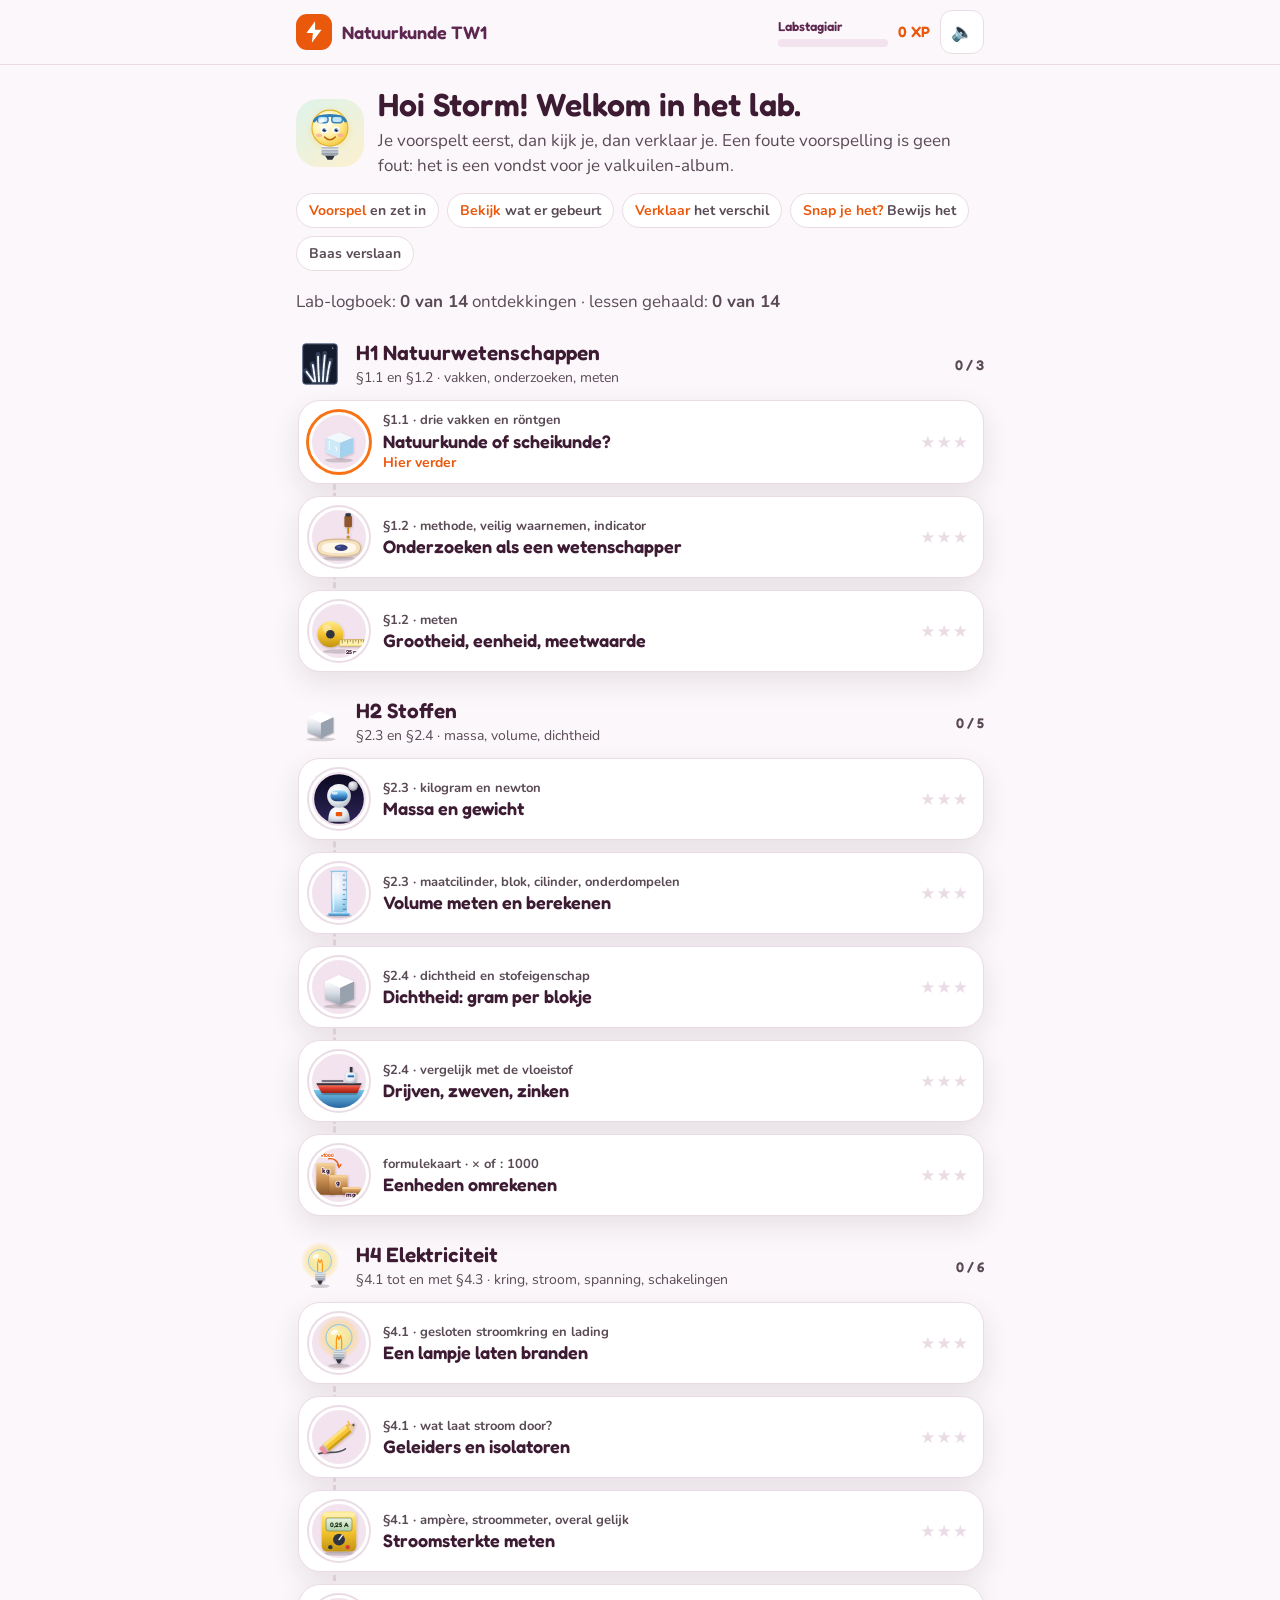
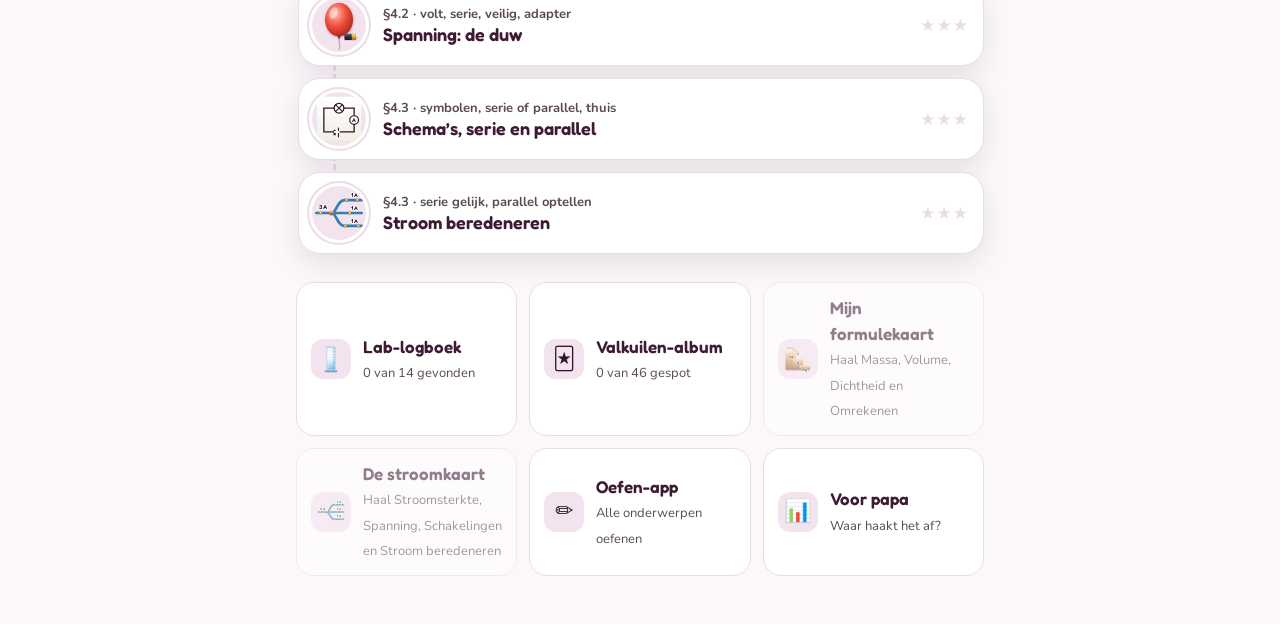
<file: speelles/index.html>
<!doctype html>
<html lang="nl">
<head>
<meta charset="utf-8">
<title>Natuurkunde Speelles</title>
<meta name="viewport" content="width=device-width, initial-scale=1, viewport-fit=cover">
<meta name="description" content="Speelbare uitleg voor natuurkunde toetsweek 1: onderzoeken, massa, volume, dichtheid en elektriciteit.">
<!-- Engine en bouwstenen komen uit tools/speelles-engine (node tools/speelles-engine/sync.mjs). Alleen lessen.js is van dit hoofdstuk. -->
<link rel="icon" href="data:image/svg+xml,%3Csvg xmlns=%22http://www.w3.org/2000/svg%22 viewBox=%220 0 24 24%22%3E%3Crect width=%2224%22 height=%2224%22 rx=%226%22 fill=%22%23EA580C%22/%3E%3Cpath d=%22M13 3L6 13h5l-1 8 7-10h-5z%22 fill=%22white%22/%3E%3C/svg%3E">
<link rel="stylesheet" href="engine.css">
<link rel="stylesheet" href="biologie/vis.css">
<link rel="stylesheet" href="natuurkunde/vis.css">
</head>
<body>
<header class="kop"><div class="kop-in">
  <button class="merk" id="naar-kaart" aria-label="Naar de kaart"><i id="merk-ikoon"></i><span id="merk-naam"></span></button>
  <div class="stats">
    <div class="lvl"><b id="lvl-naam"></b><div class="xpbalk"><i id="xp-vul"></i></div></div>
    <div class="xpn"><span id="xp-n">0</span> XP</div>
    <button class="ikoon" id="stem" aria-pressed="false" aria-label="Voorlezen aan of uit">🔈</button>
  </div>
</div></header>
<main class="wrap" id="scherm"></main>
<div id="toasts" aria-live="polite"></div>
<canvas id="confetti"></canvas>
<script src="engine.js"></script>
<script src="biologie/teken.js"></script>
<script src="biologie/vis.js"></script>
<script src="natuurkunde/teken.js"></script>
<script src="natuurkunde/vis.js"></script>
<script src="lessen.js"></script>
</body>
</html>
</file>
<file: speelles/engine.css>
/* =========================================================================
   SPEELLES-ENGINE: stijl (canoniek, tools/speelles-engine/engine.css)
   Niet per hoofdstuk bewerken: sync.mjs kopieert dit naar elke speelles.
   Layout: één kolom (max 720px), vaste kop met XP; elk scherm is een podium
   met de gids erboven en acties eronder. Mobiel (390px) eerst.
   ========================================================================= */
@font-face{font-family:"Fredoka";src:url("assets/font/fredoka-500.woff2") format("woff2");font-weight:500;font-display:swap}
@font-face{font-family:"Fredoka";src:url("assets/font/fredoka-600.woff2") format("woff2");font-weight:600;font-display:swap}
@font-face{font-family:"Fredoka";src:url("assets/font/fredoka-700.woff2") format("woff2");font-weight:700;font-display:swap}
@font-face{font-family:"Nunito";src:url("assets/font/nunito-400.woff2") format("woff2");font-weight:400;font-display:swap}
@font-face{font-family:"Nunito";src:url("assets/font/nunito-600.woff2") format("woff2");font-weight:600;font-display:swap}
@font-face{font-family:"Nunito";src:url("assets/font/nunito-700.woff2") format("woff2");font-weight:700;font-display:swap}
@font-face{font-family:"Nunito";src:url("assets/font/nunito-800.woff2") format("woff2");font-weight:800;font-display:swap}

:root{
  --bg:#FBF7FA; --surface:#FFFFFF; --ink:#2B1726; --ink-soft:#5A4A55; --line:#EADCE5;
  --brand:#EA580C; --brand-bright:#F97316; --plum:#5E2750; --plum-deep:#3D1B33;
  --gold:#F4B740; --ok:#1F9E72; --soft:#DB5A4A;
  --plum-tint:#F3E3EE; --orange-tint:#FFE8D6; --gold-tint:#FDF0CF; --ok-tint:#DDF3EA; --soft-tint:#FBE1DD;
  --on-brand:#FFFFFF; --shadow:0 10px 28px rgba(61,27,51,.10);
  --scene-lucht1:#CDEBFA; --scene-lucht2:#F1FAFF; --scene-grond:#9CCB6B;
  --f-display:'Fredoka','Nunito',ui-rounded,'Segoe UI',sans-serif;
  --f-body:'Nunito','Segoe UI',system-ui,sans-serif;
  --ease:cubic-bezier(0.16,1,0.3,1);
  --z-kop:20; --z-confetti:39; --z-toast:40; --z-pop:41;
}
@media (prefers-color-scheme: dark){ :root:not([data-theme="light"]){
  --bg:#1C1118; --surface:#291A24; --ink:#F7EAF2; --ink-soft:#CDB6C5; --line:#47303F;
  --brand:#F0702A; --brand-bright:#FB8A3C; --plum:#E8A9D3; --plum-deep:#F5D4EA;
  --gold:#F4B740; --ok:#43C597; --soft:#F07D6E;
  --plum-tint:#3B2433; --orange-tint:#4A2A17; --gold-tint:#44381A; --ok-tint:#173B2F; --soft-tint:#4A2420;
  --scene-lucht1:#1E3550; --scene-lucht2:#2C2440; --scene-grond:#4E7A3A;
  --shadow:0 10px 28px rgba(0,0,0,.35); color-scheme:dark; } }
:root[data-theme="dark"]{
  --bg:#1C1118; --surface:#291A24; --ink:#F7EAF2; --ink-soft:#CDB6C5; --line:#47303F;
  --brand:#F0702A; --brand-bright:#FB8A3C; --plum:#E8A9D3; --plum-deep:#F5D4EA;
  --gold:#F4B740; --ok:#43C597; --soft:#F07D6E;
  --plum-tint:#3B2433; --orange-tint:#4A2A17; --gold-tint:#44381A; --ok-tint:#173B2F; --soft-tint:#4A2420;
  --scene-lucht1:#1E3550; --scene-lucht2:#2C2440; --scene-grond:#4E7A3A;
  --shadow:0 10px 28px rgba(0,0,0,.35); color-scheme:dark; }

*{box-sizing:border-box}
html,body{background:var(--bg)}
body{margin:0;color:var(--ink);font-family:var(--f-body);font-size:17px;line-height:1.5;-webkit-tap-highlight-color:transparent;overflow-x:hidden}
button{font:inherit;color:inherit;cursor:pointer}
button:focus-visible,input:focus-visible,a:focus-visible{outline:3px solid var(--brand-bright);outline-offset:2px}
sup,sub{font-size:.62em;line-height:0}
.wrap{max-width:720px;margin:0 auto;padding-inline:16px;padding-block:0 48px}

/* kop */
.kop{position:sticky;top:env(safe-area-inset-top,0px);z-index:var(--z-kop);background:color-mix(in oklab,var(--bg) 88%,transparent);backdrop-filter:blur(8px);border-bottom:1px solid var(--line)}
.kop-in{max-width:720px;margin:0 auto;padding:10px 16px;display:flex;align-items:center;gap:10px}
.merk{display:flex;align-items:center;gap:10px;background:none;border:0;padding:0;font-family:var(--f-display);font-weight:600;font-size:18px;color:var(--plum);min-width:0}
.merk i{font-style:normal;display:grid;place-items:center;width:36px;height:36px;border-radius:11px;background:var(--brand);color:var(--on-brand);flex:none}
.merk i svg{width:26px;height:26px}
.merk span{white-space:nowrap;overflow:hidden;text-overflow:ellipsis}
.stats{margin-left:auto;display:flex;align-items:center;gap:10px;min-width:0}
.lvl{display:flex;flex-direction:column;gap:3px;min-width:0}
.lvl b{font-family:var(--f-display);font-weight:600;font-size:13px;color:var(--plum);white-space:nowrap;overflow:hidden;text-overflow:ellipsis;max-width:130px}
.xpbalk{width:110px;height:8px;border-radius:99px;background:var(--plum-tint);overflow:hidden}
.xpbalk i{display:block;height:100%;width:0;background:linear-gradient(90deg,var(--brand),var(--gold));border-radius:99px;transition:width .6s var(--ease)}
.xpn{font-family:var(--f-display);font-weight:600;font-size:15px;color:var(--brand);white-space:nowrap;font-variant-numeric:tabular-nums}
.ikoon{width:44px;height:44px;border-radius:12px;border:1px solid var(--line);background:var(--surface);display:grid;place-items:center;font-size:18px;flex:none}
.ikoon[aria-pressed="true"]{background:var(--orange-tint);border-color:var(--brand-bright)}
@media (max-width:460px){.merk span{display:none}.xpbalk{width:76px}.lvl b{max-width:96px}}

/* home */
.hallo{display:flex;gap:14px;align-items:center;margin:22px 0 8px}
.gids{flex:none;width:68px;height:68px;border-radius:22px;background:linear-gradient(145deg,var(--ok-tint),var(--gold-tint));display:grid;place-items:center;overflow:hidden}
.gids svg{width:88%;height:88%}
.hallo h1{font-family:var(--f-display);font-weight:600;font-size:clamp(1.45rem,4vw,2rem);margin:0;line-height:1.15;color:var(--plum-deep);text-wrap:balance}
.hallo p{margin:4px 0 0;color:var(--ink-soft)}
.uitleg-loop{display:flex;flex-wrap:wrap;gap:8px;margin:14px 0 18px}
.uitleg-loop span{font-size:14px;font-weight:700;padding:6px 12px;border-radius:99px;background:var(--surface);border:1px solid var(--line);color:var(--ink-soft)}
.uitleg-loop span b{color:var(--brand)}
.expeditie{margin-top:26px}
.exp-kop{display:flex;align-items:center;gap:12px;margin-bottom:12px}
.exp-kop .exp-bol{flex:none;width:48px;height:48px;border-radius:15px;display:grid;place-items:center;overflow:hidden}
.exp-kop .exp-bol svg{width:100%;height:100%}
.exp-kop h2{font-family:var(--f-display);font-weight:600;font-size:1.3rem;margin:0;color:var(--plum-deep);line-height:1.15}
.exp-kop p{margin:2px 0 0;font-size:14px;color:var(--ink-soft)}
.exp-kop .exp-teller{margin-left:auto;font-family:var(--f-display);font-weight:600;color:var(--ink-soft);font-size:14px;white-space:nowrap}
.pad{position:relative;display:flex;flex-direction:column;gap:12px;padding-left:2px}
.pad::before{content:"";position:absolute;left:37px;top:30px;bottom:30px;border-left:3px dashed var(--line)}
.eiland{position:relative;display:flex;align-items:center;gap:14px;text-align:left;background:var(--surface);border:1px solid var(--line);border-radius:22px;padding:10px 14px 10px 10px;box-shadow:var(--shadow);transition:transform .2s var(--ease);width:100%}
.eiland:hover{transform:translateY(-2px)}
.eiland .bol{flex:none;width:60px;height:60px;border-radius:50%;display:grid;place-items:center;background:var(--plum-tint);border:3px solid var(--surface);box-shadow:0 0 0 2px var(--line);overflow:hidden}
.eiland .bol svg{width:100%;height:100%}
.eiland.volgende .bol{box-shadow:0 0 0 3px var(--brand-bright);animation:ring 2.2s var(--ease) infinite}
.eiland.gehaald .bol{background:var(--gold-tint);box-shadow:0 0 0 2px var(--gold)}
@keyframes ring{0%,100%{box-shadow:0 0 0 3px var(--brand-bright)}50%{box-shadow:0 0 0 8px color-mix(in oklab,var(--brand-bright) 25%,transparent)}}
.eiland .tx{min-width:0;flex:1}
.eiland .tx small{display:block;font-size:13px;font-weight:700;color:var(--ink-soft)}
.eiland .tx b{display:block;font-family:var(--f-display);font-weight:600;font-size:18px;color:var(--plum-deep);line-height:1.2}
.eiland .tx em{display:block;font-style:normal;font-size:14px;color:var(--brand);font-weight:700}
.sterren{flex:none;font-size:17px;letter-spacing:1px;color:var(--line)}
.sterren .aan{color:var(--gold)}
.tegels{display:grid;grid-template-columns:repeat(auto-fit,minmax(min(100%,200px),1fr));gap:12px;margin-top:28px}
.tegel-k{display:flex;gap:12px;align-items:center;text-align:left;background:var(--surface);border:1px solid var(--line);border-radius:18px;padding:12px 14px;min-height:64px;color:var(--ink);text-decoration:none}
.tegel-k .e{flex:none;width:40px;height:40px;display:grid;place-items:center;border-radius:12px;background:var(--plum-tint);font-size:22px}
.tegel-k .e svg{width:30px;height:30px}
.tegel-k b{display:block;font-family:var(--f-display);font-weight:600;color:var(--plum-deep)}
.tegel-k small{color:var(--ink-soft);font-size:13px}
.tegel-k[disabled]{opacity:.55;cursor:default}

/* speler */
.speler{margin-top:16px}
.lesbalk{display:flex;align-items:center;gap:12px;margin-bottom:12px}
.terug{border:1px solid var(--line);background:var(--surface);border-radius:12px;padding:10px 12px;font-weight:700;font-size:14px;color:var(--ink-soft);min-height:44px;flex:none}
.lesnaam{font-family:var(--f-display);font-weight:600;color:var(--plum-deep);min-width:0;overflow:hidden;text-overflow:ellipsis;white-space:nowrap}
.voortgang{flex:1;height:10px;border-radius:99px;background:var(--plum-tint);overflow:hidden;min-width:50px}
.voortgang i{display:block;height:100%;width:0;background:var(--brand);border-radius:99px;transition:width .5s var(--ease)}
.coach{display:flex;gap:10px;align-items:flex-start;margin:6px 0 14px}
.coach .gids{width:50px;height:50px;border-radius:16px}
.bubbel{position:relative;background:var(--surface);border:1px solid var(--line);border-radius:4px 18px 18px 18px;padding:12px 15px;font-size:17px;line-height:1.5;box-shadow:var(--shadow);min-width:0;flex:1}
.bubbel b{color:var(--plum)}
.bubbel.nieuw{animation:in .35s var(--ease)}
@keyframes in{from{opacity:0;transform:translateY(8px)}to{opacity:1;transform:none}}
.podium{background:var(--surface);border:1px solid var(--line);border-radius:24px;padding:16px;min-height:220px;box-shadow:var(--shadow);overflow:hidden}
.acties{display:flex;flex-wrap:wrap;gap:10px;margin-top:14px}
.knop{flex:1 1 auto;min-height:54px;border:0;border-radius:16px;background:var(--brand);color:var(--on-brand);font-weight:800;font-size:17px;padding:12px 20px;transition:transform .15s var(--ease),opacity .2s}
.knop:active{transform:scale(.97)}
.knop[disabled]{opacity:.35;cursor:not-allowed}
.knop.pulse:not([disabled]){animation:pulse 1.8s var(--ease) infinite}
@keyframes pulse{0%,100%{box-shadow:0 0 0 0 color-mix(in oklab,var(--brand) 45%,transparent)}50%{box-shadow:0 0 0 8px transparent}}
.knop.zacht{background:var(--surface);color:var(--plum-deep);border:2px solid var(--line)}
.knop.klein{flex:0 1 auto;min-height:46px;font-size:15px;padding:8px 14px}
.hint{width:100%;font-size:14px;color:var(--ink-soft);text-align:center}

/* snap-moment */
.snapgrid{display:grid;grid-template-columns:1fr 1fr;gap:10px;width:100%}
.snapknop{display:flex;flex-direction:column;align-items:flex-start;gap:2px;text-align:left;border-radius:18px;border:2px solid var(--line);background:var(--surface);padding:12px 14px;min-height:72px;transition:transform .15s var(--ease),border-color .2s}
.snapknop:hover{border-color:var(--brand-bright)}
.snapknop:active{transform:scale(.97)}
.snapknop .e{font-size:22px}
.snapknop b{font-family:var(--f-display);font-weight:600;font-size:17px;color:var(--plum-deep)}
.snapknop small{font-size:13px;color:var(--ink-soft);line-height:1.3}
.snapknop.ja{background:var(--brand);border-color:var(--brand)}
.snapknop.ja b,.snapknop.ja small{color:var(--on-brand)}
@media (max-width:420px){.snapknop small{display:none}.snapknop{min-height:60px}}

/* vragen */
.vraag{font-family:var(--f-display);font-weight:600;font-size:clamp(1.15rem,4.2vw,1.5rem);color:var(--plum-deep);text-align:center;margin:6px 0 16px;line-height:1.3;text-wrap:balance}
.vraag small{display:block;font-family:var(--f-body);font-weight:700;font-size:14px;color:var(--ink-soft);margin-bottom:6px}
.vraag-beeld{display:flex;justify-content:center;margin:-4px 0 10px}
.vraag-beeld svg{width:min(100%,300px);height:auto}
.opties{display:grid;grid-template-columns:repeat(auto-fit,minmax(min(100%,220px),1fr));gap:10px}
.optie{min-height:56px;border-radius:16px;border:2px solid var(--line);background:var(--bg);font-family:var(--f-body);font-weight:700;font-size:17px;line-height:1.3;padding:10px 14px;text-align:left;transition:transform .15s var(--ease),background .2s,border-color .2s}
.optie:hover:not([disabled]){border-color:var(--brand-bright)}
.optie.goed{background:var(--ok-tint);border-color:var(--ok);color:var(--ink)}
.optie.fout{background:var(--soft-tint);border-color:var(--soft);opacity:.75;animation:schud .4s}
@keyframes schud{20%{transform:translateX(-6px)}40%{transform:translateX(6px)}60%{transform:translateX(-4px)}80%{transform:translateX(3px)}}
.feedback{margin-top:14px;border-radius:16px;padding:12px 14px;font-size:16px}
.feedback:empty{display:none}
.feedback.fout{background:var(--soft-tint)}
.feedback.goed{background:var(--ok-tint)}
.feedback.info{background:var(--gold-tint)}
.feedback b{color:var(--plum-deep)}

/* baas */
.baas{display:flex;align-items:center;gap:12px;margin:-4px 0 14px;padding:8px 12px;border-radius:18px;background:var(--plum-tint)}
.baas .mon{flex:none;width:58px;height:58px;transition:transform .3s var(--ease)}
.baas .mon svg{width:100%;height:100%}
.baas .mon.raak{animation:raak .5s}
@keyframes raak{30%{transform:scale(.8) rotate(-10deg);filter:brightness(1.6)}60%{transform:scale(1.05) rotate(6deg)}}
.baas b{font-family:var(--f-display);font-weight:600;color:var(--plum-deep);display:block}
.hp{display:flex;gap:4px;margin-top:4px}
.hp i{width:22px;height:10px;border-radius:99px;background:var(--soft)}
.hp i.weg{background:var(--line)}
.baasportret{display:flex;flex-direction:column;align-items:center;gap:8px;text-align:center}
.baasportret svg{width:min(62vw,190px);height:auto}
.baasportret b{font-family:var(--f-display);font-weight:600;font-size:1.4rem;color:var(--plum-deep)}
.baasportret small{color:var(--ink-soft);font-weight:700;max-width:40ch}

/* visuals algemeen */
.vis{display:flex;flex-direction:column;align-items:center;gap:12px;width:100%}
.svgvis{width:100%;max-width:520px;height:auto;overflow:visible;display:block}
.groot{font-family:var(--f-display);font-weight:600;font-size:clamp(1.15rem,4.4vw,1.5rem);color:var(--plum-deep);text-align:center;line-height:1.35}
.groot small{display:block;font-family:var(--f-body);font-weight:600;font-size:15px;color:var(--ink-soft);margin-top:8px}
.check{font-size:15px;color:var(--ink-soft);text-align:center;font-variant-numeric:tabular-nums}
.check b{color:var(--ok)}
.schuif{width:min(100%,380px);display:flex;align-items:center;gap:12px;font-weight:800;color:var(--plum);font-size:15px}
.schuif label{min-width:6.5em}
.schuif input{flex:1;accent-color:var(--brand);height:32px;min-width:0}
.schuif output{font-family:var(--f-display);min-width:2.6em;text-align:right}
svg text{font-family:var(--f-display);font-weight:600}
.chips{display:flex;flex-wrap:wrap;gap:8px;justify-content:center}
.chip{min-width:48px;min-height:46px;border-radius:14px;border:2px solid var(--line);background:var(--bg);font-family:var(--f-display);font-weight:600;font-size:17px;padding:6px 12px;transition:background .2s,border-color .2s,transform .15s var(--ease)}
.chip:active{transform:scale(.96)}
.chip.aan{background:var(--brand);border-color:var(--brand);color:var(--on-brand)}
.chip.gedaan{background:var(--ok-tint);border-color:var(--ok)}
.chip.fout{background:var(--soft-tint);border-color:var(--soft);animation:schud .4s}
.chip[disabled]{opacity:.45}
.minis{font-size:13px;font-weight:700;color:var(--ink-soft);text-align:center}
.combo{font-family:var(--f-display);font-weight:600;color:var(--brand);font-size:17px;min-height:24px;text-align:center}

/* eindscherm, albums, ouders */
.eind{text-align:center;padding:12px 0}
.eind .grootster{font-size:48px;letter-spacing:6px;color:var(--line)}
.eind .grootster .aan{color:var(--gold)}
.eind h2{font-family:var(--f-display);font-weight:600;color:var(--plum-deep);margin:8px 0 4px;font-size:1.6rem}
.eind .nieuwe-orgs{display:flex;gap:10px;justify-content:center;flex-wrap:wrap;margin-top:12px}
.eind .nieuwe-orgs div{width:92px;border-radius:16px;background:var(--gold-tint);padding:6px;font-size:13px;font-weight:800}
.eind .nieuwe-orgs svg{width:72px;height:72px}
.paginakop{font-family:var(--f-display);font-weight:600;color:var(--plum-deep);font-size:1.6rem;margin:22px 0 6px}
.albumgrid{display:grid;grid-template-columns:repeat(auto-fill,minmax(150px,1fr));gap:10px;margin-top:14px}
.valk{border-radius:16px;border:1px solid var(--line);background:var(--surface);padding:12px;min-height:110px}
.valk b{display:block;font-family:var(--f-display);font-weight:600;color:var(--plum-deep);line-height:1.2}
.valk code{display:block;margin-top:6px;font-family:var(--f-body);font-weight:700;font-size:14px;color:var(--soft)}
.valk small{display:block;margin-top:6px;font-size:12px;font-weight:700;color:var(--ink-soft)}
.valk.dicht{background:var(--bg);border-style:dashed;color:var(--ink-soft)}
.valk.dicht b{color:var(--ink-soft)}
.orgkaart{border-radius:18px;border:1px solid var(--line);background:var(--surface);padding:10px;text-align:center;box-shadow:var(--shadow)}
.orgkaart svg{width:100%;max-width:110px;height:auto;aspect-ratio:1}
.orgkaart b{display:block;font-family:var(--f-display);font-weight:600;color:var(--plum-deep)}
.orgkaart small{display:block;font-size:12px;font-weight:700;color:var(--ink-soft);line-height:1.3;margin-top:2px}
.orgkaart.dicht{background:var(--bg);border-style:dashed;box-shadow:none}
.orgkaart.dicht svg{filter:grayscale(1) brightness(0);opacity:.12}
.tab{width:100%;border-collapse:collapse;font-size:15px;margin-top:10px}
.tab th,.tab td{padding:8px 6px;border-bottom:1px solid var(--line);text-align:left}
.tab td.n{text-align:center;font-variant-numeric:tabular-nums}
.tabwrap{overflow-x:auto}
.p{color:var(--ink-soft);max-width:62ch}
.inzicht{display:grid;gap:8px;margin-top:14px}
.inzicht .tree{display:grid;grid-template-columns:56px 1fr;gap:12px;align-items:center;background:var(--surface);border:1px solid var(--line);border-radius:16px;padding:10px 12px}
.inzicht .tree svg{width:56px;height:56px}
.inzicht .tree b{display:block;font-family:var(--f-display);font-weight:600;color:var(--plum-deep)}
.inzicht .tree span{color:var(--ink-soft);font-size:15px}
.inzicht .tree.mid{background:var(--gold-tint);border-color:var(--gold)}

#toasts{position:fixed;left:50%;bottom:calc(16px + env(safe-area-inset-bottom,0px));transform:translateX(-50%);z-index:var(--z-toast);display:flex;flex-direction:column;gap:8px;align-items:center;pointer-events:none;width:min(92vw,420px)}
.toast{background:var(--plum-deep);color:var(--bg);font-weight:800;border-radius:14px;padding:10px 16px;box-shadow:var(--shadow);animation:in .3s var(--ease);text-align:center}
.xp-pop{position:fixed;z-index:var(--z-pop);font-family:var(--f-display);font-weight:700;color:var(--brand);font-size:22px;pointer-events:none;animation:xpop 1s var(--ease) forwards}
@keyframes xpop{to{opacity:0;transform:translateY(-50px)}}
#confetti{position:fixed;inset:0;pointer-events:none;z-index:var(--z-confetti);width:100%;height:100%}
.sr{position:absolute;width:1px;height:1px;overflow:hidden;clip:rect(0 0 0 0)}
@media (prefers-reduced-motion: reduce){*,*::before,*::after{animation-duration:.01ms!important;animation-iteration-count:1!important;transition-duration:.01ms!important}}
</file>
<file: speelles/biologie/vis.css>
/* BIOLOGIE: stijl van de bouwstenen (canoniek: tools/speelles-engine/biologie/vis.css) */

/* kaartjes (sorteer, ketting) */
.bkaart{display:flex;align-items:center;gap:8px;min-height:52px;border-radius:16px;border:2px solid var(--line);background:var(--bg);padding:6px 12px 6px 6px;font-family:var(--f-display);font-weight:600;font-size:16px;line-height:1.2;text-align:left;touch-action:none;user-select:none;transition:transform .15s var(--ease),border-color .2s,opacity .3s}
.bkaart:hover:not([disabled]){border-color:var(--brand-bright)}
.bkaart.aan{border-color:var(--brand);background:var(--orange-tint)}
.bkaart .bk-ic{flex:none;width:40px;height:40px;display:grid;place-items:center}
.bkaart .bk-ic svg{width:40px;height:40px}
.bkaart.groot-kaart{min-height:84px;font-size:19px;padding:8px 18px 8px 8px;box-shadow:var(--shadow);background:var(--surface)}
.bkaart.groot-kaart .bk-ic,.bkaart.groot-kaart .bk-ic svg{width:64px;height:64px}
.bkaart.weg{opacity:0;transform:scale(.8);pointer-events:none;position:absolute;visibility:hidden}
.bkaart.schud,.bak.schud{animation:schud .4s}
.geest{position:fixed;z-index:var(--z-pop);pointer-events:none;opacity:.9;transform:rotate(-3deg) scale(1.04);box-shadow:var(--shadow)}
.doel-hover{outline:3px dashed var(--brand-bright);outline-offset:2px}

/* sorteer */
.sorteer-kaart{min-height:96px;display:grid;place-items:center;width:100%}
.bakken{display:grid;gap:8px;width:100%}
.bak{display:flex;flex-direction:column;align-items:center;gap:2px;min-height:96px;border-radius:18px;border:2px dashed var(--plum);background:var(--plum-tint);padding:10px 6px;text-align:center;transition:background .2s}
.bak:hover{background:color-mix(in oklab,var(--plum-tint) 70%,var(--orange-tint))}
.bak b{font-family:var(--f-display);font-weight:600;color:var(--plum-deep);font-size:16px;line-height:1.15}
.bak small{font-size:12px;font-weight:700;color:var(--ink-soft);line-height:1.2}
.bak-in{display:flex;flex-wrap:wrap;gap:4px;justify-content:center;margin-top:4px}
.bak-chip{display:inline-flex;align-items:center;gap:3px;font-size:11px;font-weight:800;background:var(--surface);border-radius:99px;padding:2px 7px 2px 3px;animation:in .3s var(--ease)}
.bak-chip svg{width:18px;height:18px}

/* ketting */
.keten{list-style:none;margin:0;padding:0;width:100%;max-width:420px;display:flex;flex-direction:column;align-items:stretch;position:relative}
.keten.ring{padding-right:44px}
.schakel-slot{display:flex;align-items:center;gap:10px;min-height:58px;border-radius:16px;border:2px dashed var(--line);background:var(--bg);padding:6px 10px}
.schakel-slot.gevuld{border-style:solid;border-color:var(--ok);background:var(--ok-tint);animation:in .35s var(--ease)}
.slot-nr{flex:none;width:28px;height:28px;border-radius:50%;display:grid;place-items:center;background:var(--plum);color:var(--surface);font-family:var(--f-display);font-weight:600;font-size:14px}
.slot-leeg{color:var(--ink-soft);font-weight:700;font-size:14px}
.slot-ic svg{width:42px;height:42px;display:block}
.slot-t b{display:block;font-family:var(--f-display);font-weight:600;color:var(--plum-deep);line-height:1.15}
.slot-t small{display:block;font-size:13px;font-weight:800;color:var(--ok)}
.pijl-tussen{text-align:center;font-size:13px;font-weight:800;color:var(--line);padding:2px 0;transition:color .3s}
.pijl-tussen.aan{color:var(--brand)}
.pijl-terug{position:absolute;right:0;top:20px;bottom:20px;width:36px;border:3px dashed var(--line);border-left:0;border-radius:0 18px 18px 0;display:flex;align-items:center;justify-content:center;transition:border-color .3s}
.pijl-terug span{writing-mode:vertical-rl;font-size:12px;font-weight:800;color:var(--ink-soft);transform:translateX(26px);white-space:nowrap}
.pijl-terug.aan{border-color:var(--brand)}
.pijl-terug.aan span{color:var(--brand)}
.lade{display:flex;flex-wrap:wrap;gap:8px;justify-content:center;width:100%;position:relative}

/* zoomlift */
.lift{display:grid;grid-template-columns:1fr 116px;gap:10px;width:100%;align-items:start}
.lift-beeld svg{border-radius:16px}
.lift-beeld.wissel{animation:liftin .45s var(--ease)}
@keyframes liftin{from{opacity:.2;transform:scale(.94)}to{opacity:1;transform:none}}
.lift-info{margin-top:8px}
.lift-naam b{font-family:var(--f-display);font-weight:600;font-size:1.3rem;color:var(--plum-deep)}
.lift-naam small{font-weight:700;color:var(--ink-soft);font-size:14px}
.lift-def{font-size:16px;line-height:1.45}
.lift-def b{color:var(--plum)}
.liftschacht{display:flex;flex-direction:column;gap:6px;background:linear-gradient(180deg,var(--plum-tint),var(--bg));border:1px solid var(--line);border-radius:18px;padding:6px}
.liftknoppen{display:flex;flex-direction:column;gap:5px}
.liftknop{display:flex;align-items:center;gap:6px;min-height:44px;border-radius:12px;border:2px solid var(--line);background:var(--surface);padding:4px 6px;text-align:left;font-size:12.5px;font-weight:800;line-height:1.1;color:var(--ink)}
.liftknop .lk-n{flex:none;width:22px;height:22px;border-radius:50%;display:grid;place-items:center;background:var(--line);font-family:var(--f-display);font-size:12px}
.liftknop .lk-t{min-width:0;overflow-wrap:normal;word-break:normal;hyphens:manual}
.liftknop.gezien .lk-n{background:var(--ok-tint);color:var(--ok)}
.liftknop.aan{border-color:var(--brand);background:var(--orange-tint)}
.liftknop.aan .lk-n{background:var(--brand);color:var(--on-brand)}
.liftpijl{min-height:44px;border-radius:12px;border:0;background:var(--plum);color:var(--surface);font-size:16px}
.liftpijl[disabled]{opacity:.3}
@media (max-width:420px){.lift{grid-template-columns:1fr 112px}.liftknop{font-size:12px}}

/* lagenfilter */
.lagen-beeld g{transition:opacity .45s var(--ease)}

/* voedselweb */
.web-knoop{cursor:pointer}
.web-knoop circle{transition:stroke .2s}
.web-knoop.aan>circle{stroke:var(--brand);stroke-width:4}
.web-knoop:focus-visible{outline:none}
.web-knoop:focus-visible>circle{stroke:var(--brand-bright);stroke-width:4}

/* ophoping */
.voorspel{display:flex;flex-direction:column;gap:8px;align-items:center;width:100%}
.gif-lijst{display:flex;flex-direction:column;gap:8px;width:100%}
.gif-rij{display:grid;grid-template-columns:44px 1fr auto;gap:10px;align-items:center;border-radius:14px;padding:6px 10px;background:var(--bg);opacity:.45;transition:opacity .4s}
.gif-rij.aan{opacity:1}
.gif-rij .bk-ic svg{width:44px;height:44px}
.gif-tx span{font-family:var(--f-display);font-weight:600;color:var(--plum-deep)}
.gif-tx small{font-family:var(--f-body);font-weight:700;color:var(--ink-soft);font-size:12px}
.gif-meter{display:flex;flex-wrap:wrap;gap:2px;margin-top:4px;min-height:8px}
.gif-bol{width:6px;height:6px;border-radius:50%;background:#7A2E8A;animation:in .3s var(--ease)}
.gif-blok{width:22px;height:22px;border-radius:5px;background:repeating-radial-gradient(circle at 3px 3px,#7A2E8A 0 1.6px,transparent 1.7px 4.4px),#E9D3F0;border:1px solid #7A2E8A;animation:in .3s var(--ease)}
.gif-getal{font-family:var(--f-display);font-size:18px;color:#7A2E8A;font-variant-numeric:tabular-nums}

/* biomassa */
.massa-dier svg{width:120px;height:120px}
.massa-balk{display:flex;width:100%;height:46px;border-radius:12px;overflow:hidden;border:2px solid var(--line)}
.massa-deel{display:grid;place-items:center;font-size:12px;font-weight:800;color:#2B1726;transition:flex .5s var(--ease),opacity .4s;min-width:0;overflow:hidden;white-space:nowrap}
.massa-deel.weg{flex:0!important;opacity:0}

/* populatiesim */
.grafiek{max-width:520px}

/* koppel */
.koppel-beeld{width:100%;max-width:420px}
.koppel-beeld svg{border-radius:16px;background:linear-gradient(180deg,var(--scene-lucht1),var(--scene-lucht2))}

/* symbiometer */
.duo-vak{width:100%}
.duo-uitleg{text-align:center;font-size:15px;color:var(--ink-soft);margin-bottom:8px}
.duo-kanten{display:grid;grid-template-columns:1fr 1fr;gap:10px}
.duo-kant{display:flex;flex-direction:column;align-items:center;gap:4px;background:var(--bg);border-radius:16px;padding:8px}
.duo-kant b{font-family:var(--f-display);font-weight:600;color:var(--plum-deep);text-align:center;line-height:1.15}
.duo-ic svg{width:76px;height:76px}
.tri{display:flex;flex-direction:column;gap:5px;width:100%}
.tri .chip{font-size:14px;min-height:44px;padding:4px 6px;width:100%}
.tri .chip.tri-plus.aan{background:var(--ok);border-color:var(--ok)}
.tri .chip.tri-nul.aan{background:var(--ink-soft);border-color:var(--ink-soft)}
.tri .chip.tri-min.aan{background:var(--soft);border-color:var(--soft)}

/* chromosomen (paren) */
.chrom-veld{display:flex;flex-wrap:wrap;gap:10px;justify-content:center;align-items:flex-end;min-height:90px;width:100%}
.chrom-pil{display:grid;place-items:center;width:46px;border-radius:12px;border:2px solid var(--line);background:var(--bg);padding:2px}
.chrom-pil.aan{border-color:var(--brand);background:var(--orange-tint)}
.chrom-pil.weg{display:none}
.chrom-rijen{display:flex;flex-wrap:wrap;gap:10px;justify-content:center;align-items:flex-end}
.chrom-paar{display:grid;grid-template-columns:auto auto;gap:3px;justify-items:center;align-items:end;background:var(--ok-tint);border-radius:12px;padding:6px;animation:in .3s var(--ease)}
.chrom-paar.gesl{background:var(--gold-tint)}
.chrom-paar small{grid-column:1/-1;font-size:11px;font-weight:800;color:var(--ink-soft)}
.chrom-paar .chrom-pil{width:30px;border:0;background:none;cursor:default}

/* telling */
.tel-wrap{display:grid;grid-template-columns:1fr 1fr;gap:10px;width:100%}
.tel-kolom{border-radius:16px;padding:10px;background:var(--bg)}
.tel-kolom>b{display:block;font-family:var(--f-display);font-weight:600;color:var(--plum-deep);margin-bottom:6px}
.tel-kolom.zonder{background:var(--soft-tint)}
.tel-kolom.met{background:var(--ok-tint)}
.tel-rij{font-variant-numeric:tabular-nums;font-size:15px;padding:3px 0;border-top:1px solid color-mix(in oklab,var(--ink) 10%,transparent);animation:in .3s var(--ease)}

/* basenrits */
.trap{display:flex;gap:6px;justify-content:center;flex-wrap:nowrap;width:100%;overflow-x:auto;padding:6px 2px}
.trede{display:flex;flex-direction:column;align-items:center;gap:0;transform:translateY(var(--x));transition:transform .6s var(--ease)}
.trap.rits-klaar .trede{animation:draai 2.4s var(--ease) infinite alternate}
@keyframes draai{to{transform:translateY(calc(var(--x) * -1))}}
.base{width:34px;height:40px;border-radius:9px;display:grid;place-items:center;color:#fff;font-family:var(--f-display);font-weight:600;font-size:18px}
.base.leeg{background:var(--bg);color:var(--ink-soft);border:2px dashed var(--line)}
.sport{width:4px;height:16px;background:var(--line)}
.trede.dicht .sport{background:var(--plum)}
.trede.nu .base.leeg{border-color:var(--brand);background:var(--orange-tint)}
.base-chip{min-width:58px;font-size:20px;border-width:3px}
@media (max-width:400px){.base{width:30px;height:36px;font-size:16px}.trap{gap:4px}}

/* mutatielab */
.gen-rij{display:flex;gap:4px;justify-content:center;flex-wrap:nowrap}
.gen-base{width:30px;height:46px;flex:none;border:0;border-radius:9px;color:#fff;font-family:var(--f-display);font-weight:600;font-size:18px}
.gen-base.veranderd{outline:3px solid var(--brand);outline-offset:2px;animation:in .3s var(--ease)}
.eiwit{width:100%}
.mut-onder{display:flex;gap:12px;align-items:center;justify-content:center;flex-wrap:wrap;width:100%}
.mut-dier svg{width:120px;height:120px}

/* receptcake */
.cake-beeld{width:100%;max-width:340px}
.cake-groep{display:flex;flex-direction:column;align-items:center;gap:6px}
.cake-groep>b{font-family:var(--f-display);font-weight:600;color:var(--plum-deep);font-size:15px}

/* gatentekst */
.def-term{font-family:var(--f-display);font-weight:600;font-size:1.4rem;color:var(--brand)}
.def-zin{font-size:19px;line-height:2.1;text-align:center;max-width:46ch;font-weight:700}
.def-zin.af{color:var(--plum-deep)}
.gat{display:inline-block;min-width:4.6em;border-bottom:3px solid var(--line);margin:0 3px;padding:0 4px;line-height:1.3;color:var(--brand);cursor:pointer;white-space:pre}
.gat.nu{border-bottom-color:var(--brand);background:var(--orange-tint);border-radius:6px 6px 0 0}
.gat.gevuld{border-bottom-color:var(--ok);color:var(--ok);white-space:normal;min-width:0}

/* voorspelproef */
.proef-wrap{display:grid;grid-template-columns:1fr 1fr;gap:10px;width:100%}
.proef-kol{background:var(--bg);border-radius:16px;padding:10px}
.proef-kol>b{display:block;font-family:var(--f-display);font-weight:600;color:var(--plum-deep);margin-bottom:4px}
.proef-rij{display:flex;align-items:center;gap:6px;font-size:15px;padding:3px 0}
.proef-rij b{margin-left:auto;font-variant-numeric:tabular-nums;color:var(--plum)}
.proef-rij .bk-ic svg{width:30px;height:30px}
.proef-beeld svg{width:min(100%,320px);height:auto}
.vis-knoppen{display:flex;flex-wrap:wrap;gap:10px;width:100%}

.duo-som{display:grid;grid-template-columns:repeat(auto-fit,minmax(140px,1fr));gap:8px;margin-top:10px;width:100%}
.duo-som>div{background:var(--bg);border-radius:14px;padding:8px;text-align:center}
.duo-som .ds-ic svg{width:44px;height:44px}
.duo-som b{display:block;font-family:var(--f-display);font-weight:600;color:var(--plum-deep);font-size:15px}
.duo-som small{font-weight:800;color:var(--ink-soft);font-size:12px}
.gif-legenda{display:flex;gap:14px;justify-content:center;align-items:center;font-size:12px;font-weight:800;color:var(--ink-soft)}
.gif-legenda i{display:inline-block;vertical-align:middle;margin-right:4px}
</file>
<file: speelles/natuurkunde/vis.css>
/* NATUURKUNDE: stijl van de bouwstenen (canoniek: tools/speelles-engine/natuurkunde/vis.css) */

/* leven in figuren: knipperen, ademen, draaien */
.nk-lid{transform-box:fill-box;transform-origin:50% 0;transform:scaleY(0);animation:nk-knip 4.6s infinite}
@keyframes nk-knip{0%,92%,100%{transform:scaleY(0)}95%{transform:scaleY(1)}}
.nk-adem{transform-box:fill-box;transform-origin:50% 100%;animation:nk-adem 3.4s ease-in-out infinite}
@keyframes nk-adem{0%,100%{transform:scale(1,1)}50%{transform:scale(1.025,.975)}}
.nk-draai{animation:nk-draai linear infinite}
@keyframes nk-draai{to{transform:rotate(360deg)}}
.baasportret .nk-baas,.baas .mon .nk-baas{overflow:visible}

/* voorspel-inzet (de signatuur van natuurkunde) */
.nk-inzet{width:100%;border-radius:18px;border:2px dashed var(--gold);background:var(--gold-tint);padding:10px 12px;display:flex;flex-direction:column;gap:8px;align-items:center}
.nk-inzet-kop{display:flex;gap:10px;align-items:center;font-size:16px;line-height:1.35;width:100%}
.nk-inzet-kop b{color:var(--plum-deep)}
.nk-fiche{flex:none;width:34px;height:34px;border-radius:50%;display:grid;place-items:center;font-family:var(--f-display);font-weight:700;font-size:12px;color:#5A3A00;background:radial-gradient(circle at 35% 30%,#FFF2AE,#F4B740 60%,#C9850A);box-shadow:0 0 0 3px #fff inset,0 2px 6px rgba(61,27,51,.25)}
.nk-inzet.vast{border-style:solid;background:var(--surface)}
.nk-inzet.vast .nk-fiche{animation:nk-fiche .5s var(--ease)}
@keyframes nk-fiche{40%{transform:translateY(-6px) rotate(-12deg)}}

/* verklaren */
.nk-verklaar{width:100%;border-radius:18px;background:var(--plum-tint);padding:12px;display:flex;flex-direction:column;gap:10px;animation:in .35s var(--ease)}
.nk-verklaar-kop{font-family:var(--f-display);font-weight:600;color:var(--plum-deep);font-size:17px;line-height:1.3}
.nk-vk-label{display:inline-block;font-family:var(--f-body);font-weight:800;font-size:12px;letter-spacing:.04em;text-transform:uppercase;color:var(--on-brand);background:var(--plum);border-radius:99px;padding:2px 9px;margin-right:4px;vertical-align:2px}
.nk-opties{display:grid;gap:8px}
.nk-optie{min-height:52px;border-radius:14px;border:2px solid var(--line);background:var(--surface);font-weight:700;font-size:16px;line-height:1.3;padding:10px 12px;text-align:left;transition:border-color .2s,background .2s}
.nk-optie:hover:not([disabled]){border-color:var(--brand-bright)}
.nk-optie.goed{background:var(--ok-tint);border-color:var(--ok)}
.nk-optie.fout{background:var(--soft-tint);border-color:var(--soft);opacity:.75;animation:schud .4s}
.nk-verklaar .feedback{margin-top:0}

/* stroomkring */
.nk-kring{width:100%;display:flex;justify-content:center}
.nk-kring-svg{max-width:560px;touch-action:none;user-select:none;-webkit-user-select:none}
.nk-dot{fill:url(#nk-lading);stroke:#8A5A00;stroke-width:.6;pointer-events:none}
.nk-aansl{cursor:pointer}
.nk-aansl .nk-aansl-ring{transition:r .2s}
.nk-aansl:hover .nk-aansl-ring{stroke-width:3}
.nk-aansl.gekozen .nk-aansl-ring{fill:#EA580C;stroke:#fff;stroke-width:2.6;animation:nk-puls 1s ease-in-out infinite}
@keyframes nk-puls{50%{opacity:.55}}
.nk-sleeplijn{stroke:#EA580C;stroke-width:3;stroke-dasharray:6 4;pointer-events:none}
.nk-tikbaar{cursor:pointer}
.nk-draadtik{cursor:pointer}
.nk-plekteken{animation:nk-puls 1.6s ease-in-out infinite}
[data-plek]{cursor:pointer}
.nk-status{font-size:15px;font-weight:700;color:var(--ink-soft);text-align:center;min-height:22px}
.nk-status b.aan{color:var(--ok)}
.nk-weergave .chip{min-width:84px}

/* gattest */
.nk-matkaart{display:flex;flex-direction:column;align-items:center;gap:8px;width:100%}
.nk-mat-ic{width:140px}
.nk-mat-ic svg{width:100%;height:auto}
.nk-matkaart>b{font-family:var(--f-display);font-weight:600;font-size:1.25rem;color:var(--plum-deep)}
.nk-log{display:flex;flex-wrap:wrap;gap:6px;justify-content:center;width:100%}
.nk-logrij{display:flex;gap:6px;align-items:center;font-size:13px;font-weight:700;padding:4px 10px;border-radius:99px;background:var(--bg);border:1px solid var(--line);animation:in .3s var(--ease)}
.nk-logrij b{font-weight:800}
.nk-logrij.ja b{color:var(--ok)}
.nk-logrij.nee b{color:var(--soft)}

/* meterplek */
.nk-metingen{display:grid;grid-template-columns:repeat(auto-fit,minmax(140px,1fr));gap:6px;width:100%}
.nk-meting{display:flex;justify-content:space-between;gap:8px;border-radius:12px;background:var(--bg);border:1px solid var(--line);padding:6px 10px;font-size:14px;font-weight:700}
.nk-meting b{font-family:var(--f-display);color:var(--plum);font-variant-numeric:tabular-nums;white-space:nowrap}
.nk-meting.leeg b{color:var(--ink-soft)}

/* ballonpomp en uitlezingen */
.nk-pomp{width:100%;display:flex;justify-content:center}
.nk-pomp svg{max-width:520px}
.nk-uitlees{display:flex;flex-wrap:wrap;gap:6px 14px;justify-content:center;font-size:14px;font-weight:700;color:var(--ink-soft)}
.nk-uitlees b{font-family:var(--f-display);color:var(--plum-deep);font-variant-numeric:tabular-nums}

/* splitser */
.nk-som{display:flex;flex-wrap:wrap;gap:4px 6px;justify-content:center;align-items:center;font-size:14px;font-weight:700}
.nk-som span{padding:4px 9px;border-radius:10px;background:var(--bg);border:1px solid var(--line)}
.nk-som span b{font-family:var(--f-display);color:var(--plum)}
.nk-som span.tot{background:var(--gold-tint);border-color:var(--gold)}
.nk-som i{font-style:normal;font-family:var(--f-display);color:var(--brand)}

/* aflezen en losse vragen in een bouwsteen */
.nk-afleesbeeld{max-width:420px}
.nk-af-vraag{display:flex;flex-direction:column;gap:12px;width:100%;align-items:center}
.nk-af-stap{display:flex;flex-direction:column;gap:8px;align-items:center;width:100%;animation:in .3s var(--ease)}
.nk-af-stap.af{opacity:.7}
.nk-vraagtekst{font-family:var(--f-display);font-weight:600;color:var(--plum-deep);font-size:17px;text-align:center;line-height:1.3;text-wrap:balance}
.nk-oogrij output{min-width:4.2em}

/* blokbouwer en blokjeslab */
.nk-blokbouw{width:100%;display:flex;justify-content:center}
.nk-blokbouw svg{max-width:440px}
.nk-formule{font-size:16px;text-align:center;line-height:1.45;max-width:46ch}
.nk-formule b{color:var(--plum-deep);font-family:var(--f-display);font-weight:600}
.nk-stappers{display:flex;flex-direction:column;gap:6px;align-items:center;width:100%}
.nk-stapper{display:grid;grid-template-columns:5.6em 46px 4.4em 46px;gap:8px;align-items:center;font-weight:800;color:var(--plum)}
.nk-stapper output{font-family:var(--f-display);text-align:center;color:var(--plum-deep);font-variant-numeric:tabular-nums}
.nk-stapper .knop{min-height:46px;padding:0;font-size:20px}
.nk-tabel{display:grid;grid-template-columns:repeat(auto-fit,minmax(118px,1fr));gap:4px;width:100%;font-size:13px}
.nk-tabel span{display:flex;justify-content:space-between;gap:6px;background:var(--bg);border-radius:8px;padding:3px 8px}
.nk-tabel b{font-variant-numeric:tabular-nums;color:var(--plum)}

/* zinkdrijf */
.nk-zdkaart{width:100%;display:flex;flex-direction:column;gap:8px;align-items:center}
.nk-zd-titel{font-family:var(--f-display);font-size:1.15rem;color:var(--plum-deep);text-align:center}
.nk-zd-titel small{display:block;font-family:var(--f-body);font-size:13px;font-weight:700;color:var(--ink-soft)}
.nk-zdvw.val{transition:transform .8s cubic-bezier(.34,1.3,.64,1)}

/* ladder (eenheden-trap) */
.nk-getal{font-family:var(--f-display);font-weight:600;font-size:clamp(1.8rem,8vw,2.6rem);color:var(--plum-deep);text-align:center;font-variant-numeric:tabular-nums;min-height:1.4em}
.nk-getal span{font-size:.6em;color:var(--brand)}
.nk-getal.hop b{animation:nk-hop .26s var(--ease)}
@keyframes nk-hop{40%{transform:translateY(-6px)}}
.nk-getal b{display:inline-block}
.nk-getal.raar{color:var(--soft)}
.nk-getal.goed{color:var(--ok)}

/* maanweger */
.nk-astro{transform-box:fill-box;transform-origin:50% 100%;animation:nk-bob 2.6s ease-in-out infinite}
.nk-astro.maan{animation:nk-sprong 2.2s cubic-bezier(.3,0,.5,1) infinite}
@keyframes nk-bob{50%{transform:translateY(-2px)}}
@keyframes nk-sprong{0%,100%{transform:translateY(0)}45%{transform:translateY(-34px)}}

/* stappenrij */
.nk-rij{list-style:none;margin:0;padding:0;display:flex;flex-direction:column;gap:8px;width:100%;max-width:520px}
.nk-rij-kaart{display:grid;grid-template-columns:30px 1fr auto;gap:10px;align-items:center;background:var(--bg);border:2px solid var(--line);border-radius:16px;padding:8px 8px 8px 10px;touch-action:none;user-select:none;transition:border-color .2s,background .2s;cursor:grab}
.nk-rij-kaart.sleept{box-shadow:var(--shadow);z-index:2;position:relative;cursor:grabbing;transition:none}
.nk-rij-kaart.goed{border-color:var(--ok);background:var(--ok-tint)}
.nk-rij-nr{width:28px;height:28px;border-radius:50%;display:grid;place-items:center;background:var(--plum);color:var(--surface);font-family:var(--f-display);font-weight:600;font-size:14px}
.nk-rij-t{font-weight:700;line-height:1.3}
.nk-rij-pijlen{display:flex;flex-direction:column;gap:4px}
.nk-rij-knop{width:46px;height:30px;border-radius:10px;border:1px solid var(--line);background:var(--surface);font-size:13px;color:var(--plum)}
.nk-rij-knop[disabled]{opacity:.3}

/* poe en inzichtkaart */
.nk-poe-beeld{width:100%;display:flex;justify-content:center}
.nk-poe-beeld svg{max-width:520px;border-radius:16px}
.nk-poe-beeld.wissel{animation:liftin .5s var(--ease)}
@keyframes liftin{from{opacity:.2;transform:scale(.97)}to{opacity:1;transform:none}}
.nk-iz-kaart{position:relative;display:grid;width:min(100%,340px);border:0;padding:0;background:none;perspective:900px;cursor:pointer;text-align:left}
.nk-iz-voor,.nk-iz-achter{grid-area:1/1;min-height:280px;border-radius:22px;padding:16px;display:flex;flex-direction:column;align-items:center;justify-content:center;gap:8px;backface-visibility:hidden;-webkit-backface-visibility:hidden;transition:transform .6s var(--ease);box-shadow:var(--shadow);border:1px solid var(--line)}
.nk-iz-voor{background:linear-gradient(160deg,var(--gold-tint),var(--surface))}
.nk-iz-achter{background:linear-gradient(160deg,var(--plum-tint),var(--surface));transform:rotateY(180deg);justify-content:flex-start;text-align:left;align-items:stretch}
.nk-iz-kaart.om .nk-iz-voor{transform:rotateY(-180deg)}
.nk-iz-kaart.om .nk-iz-achter{transform:rotateY(0)}
.nk-iz-beeld{width:130px}
.nk-iz-beeld svg{width:100%;height:auto}
.nk-iz-voor b,.nk-iz-achter>b{font-family:var(--f-display);font-weight:600;font-size:1.3rem;color:var(--plum-deep);text-align:center}
.nk-iz-voor small{font-weight:700;color:var(--ink-soft)}
.nk-iz-kern{font-family:var(--f-display);font-weight:600;color:var(--brand);font-size:1.12rem;line-height:1.35;text-align:center}
.nk-iz-achter ul{margin:4px 0 0;padding-left:20px;font-size:15px;line-height:1.45;color:var(--ink)}
.nk-iz-achter li{margin:3px 0}
@media (prefers-reduced-motion: reduce){.nk-lid,.nk-adem,.nk-astro,.nk-plekteken{animation:none}.nk-lid{transform:scaleY(0)}}
</file>
